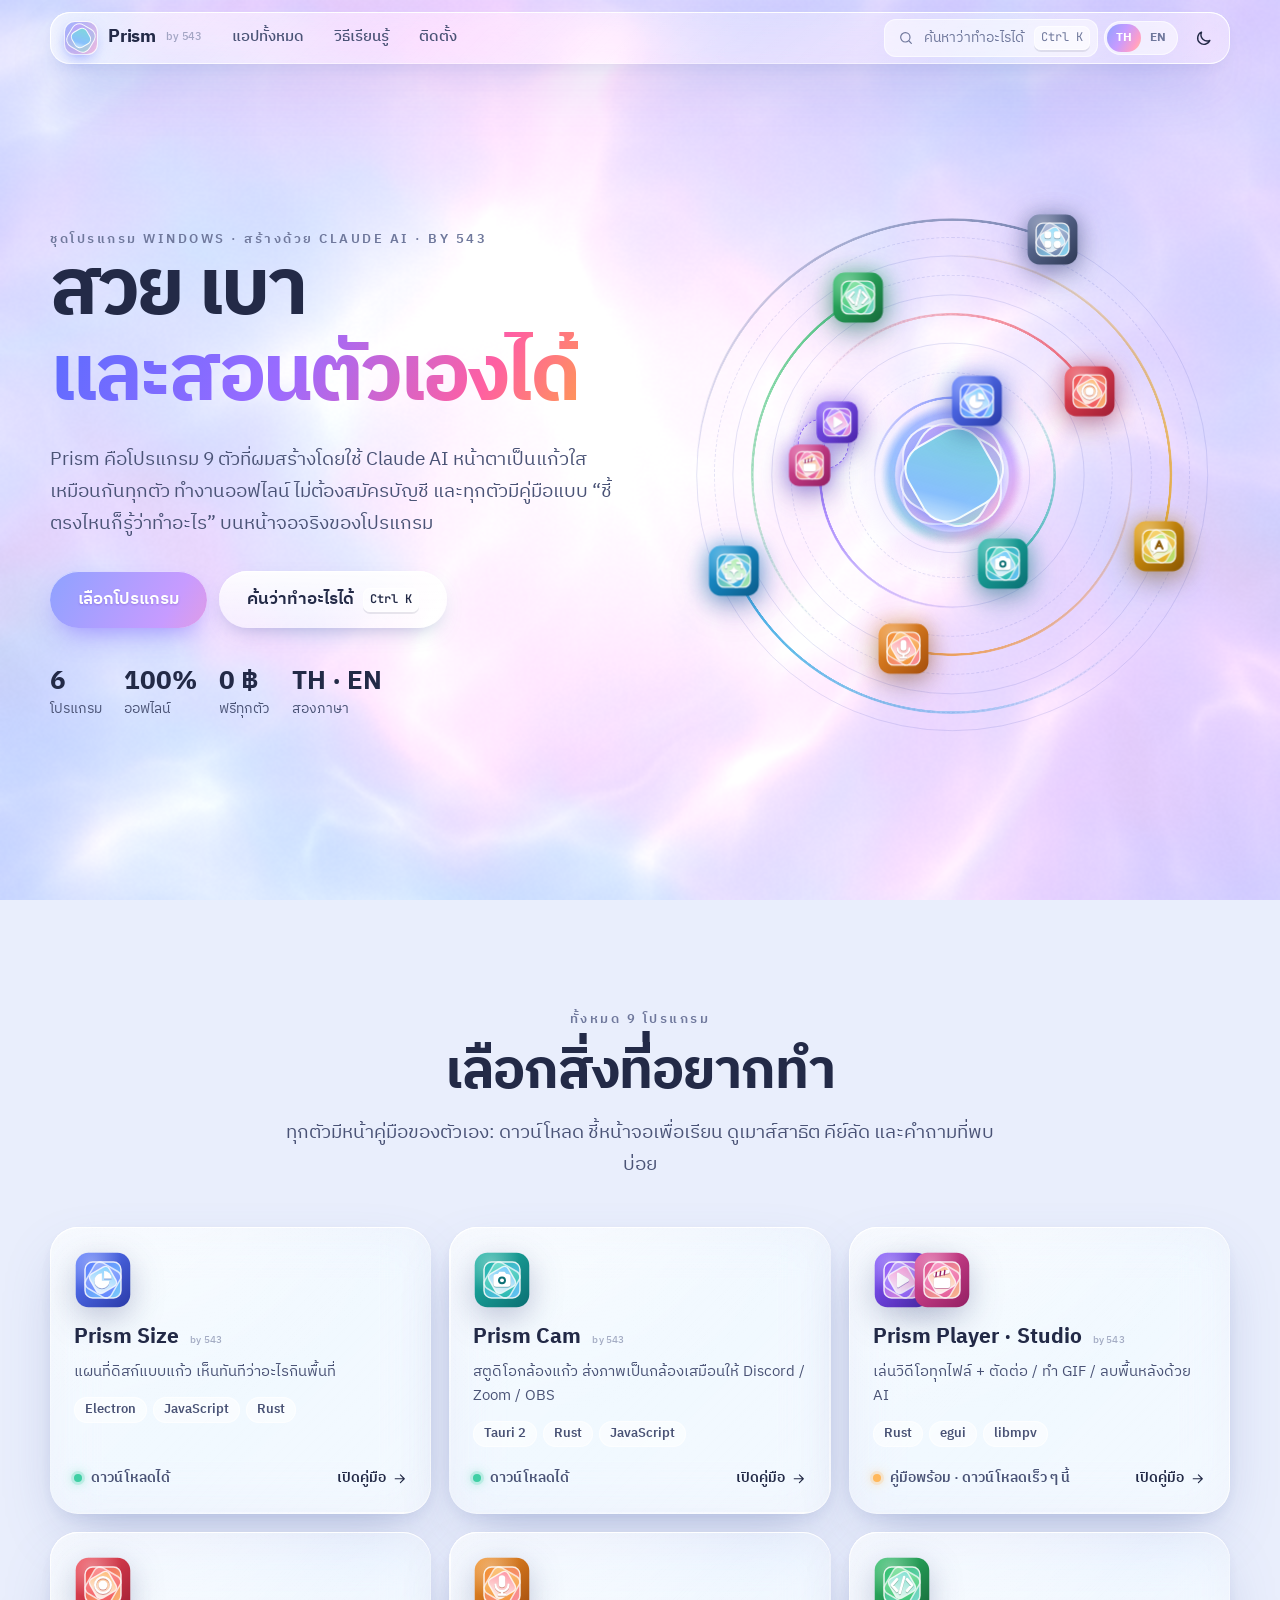
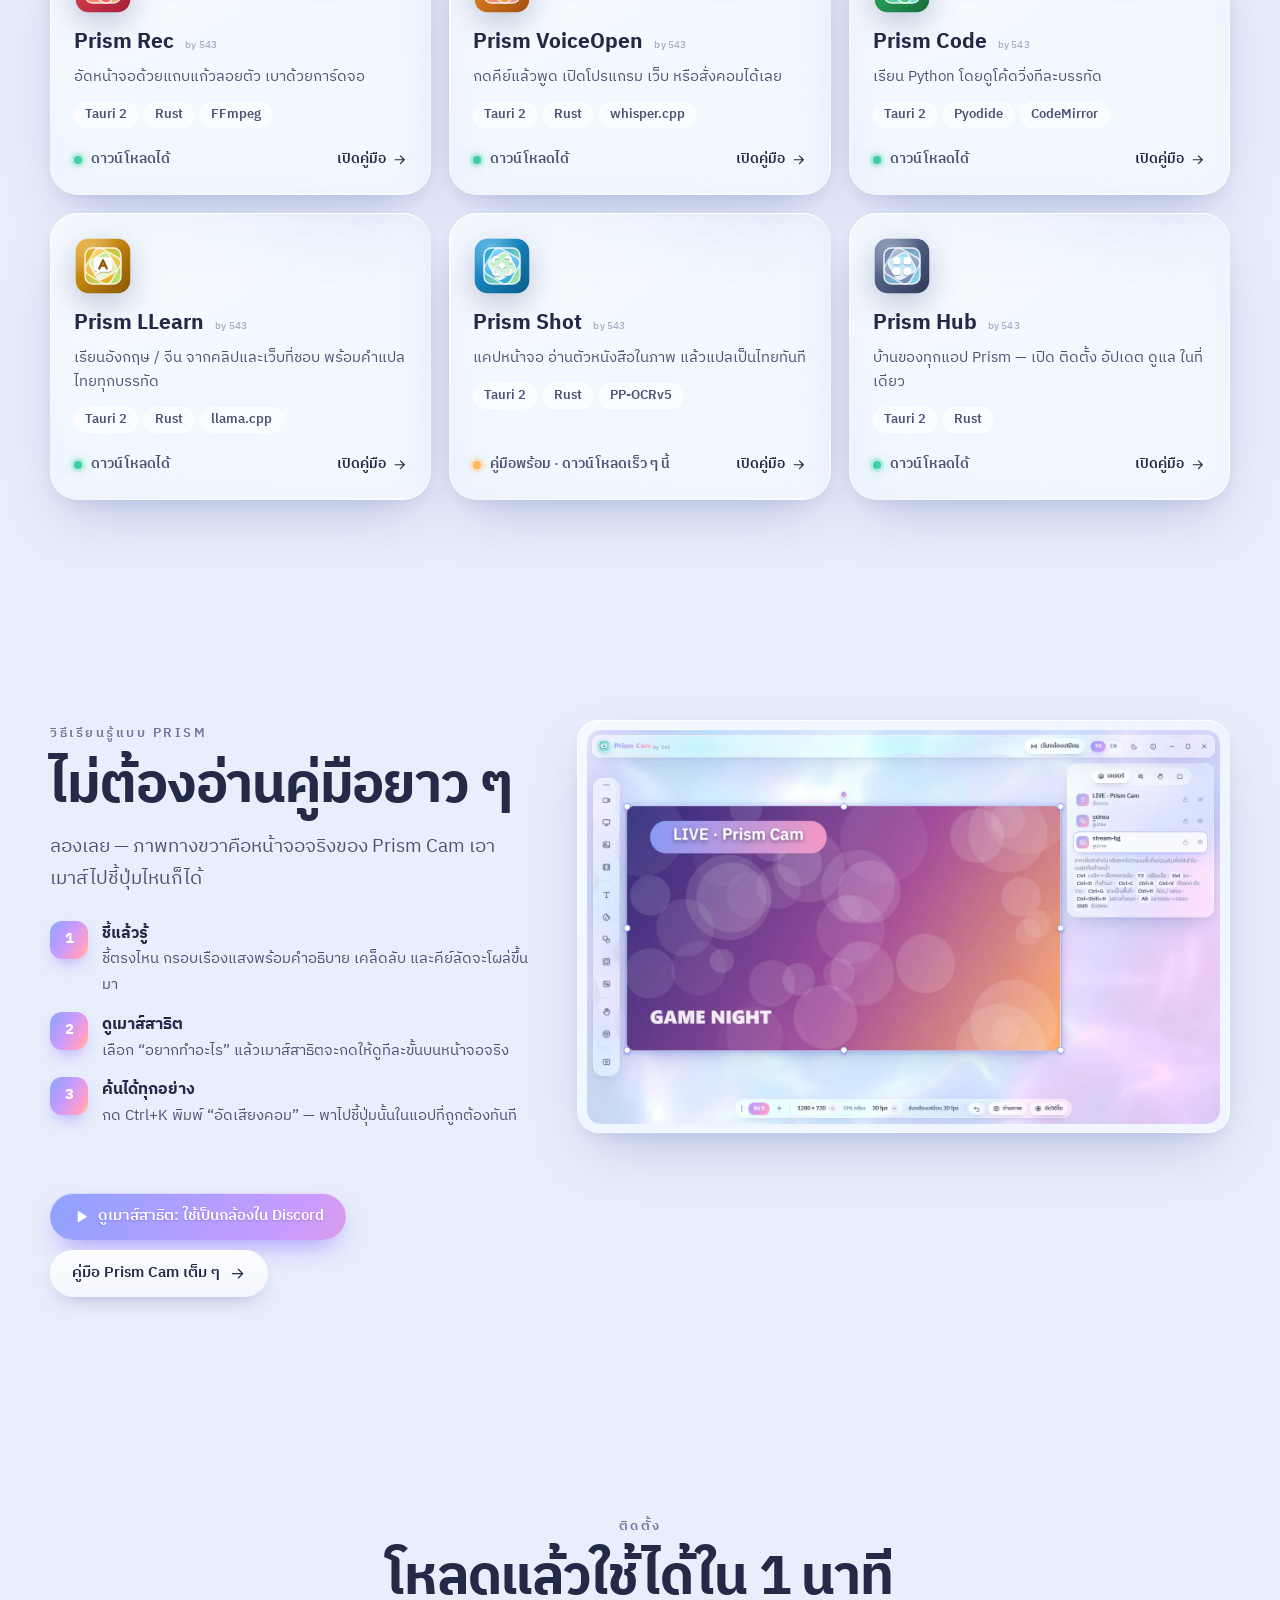
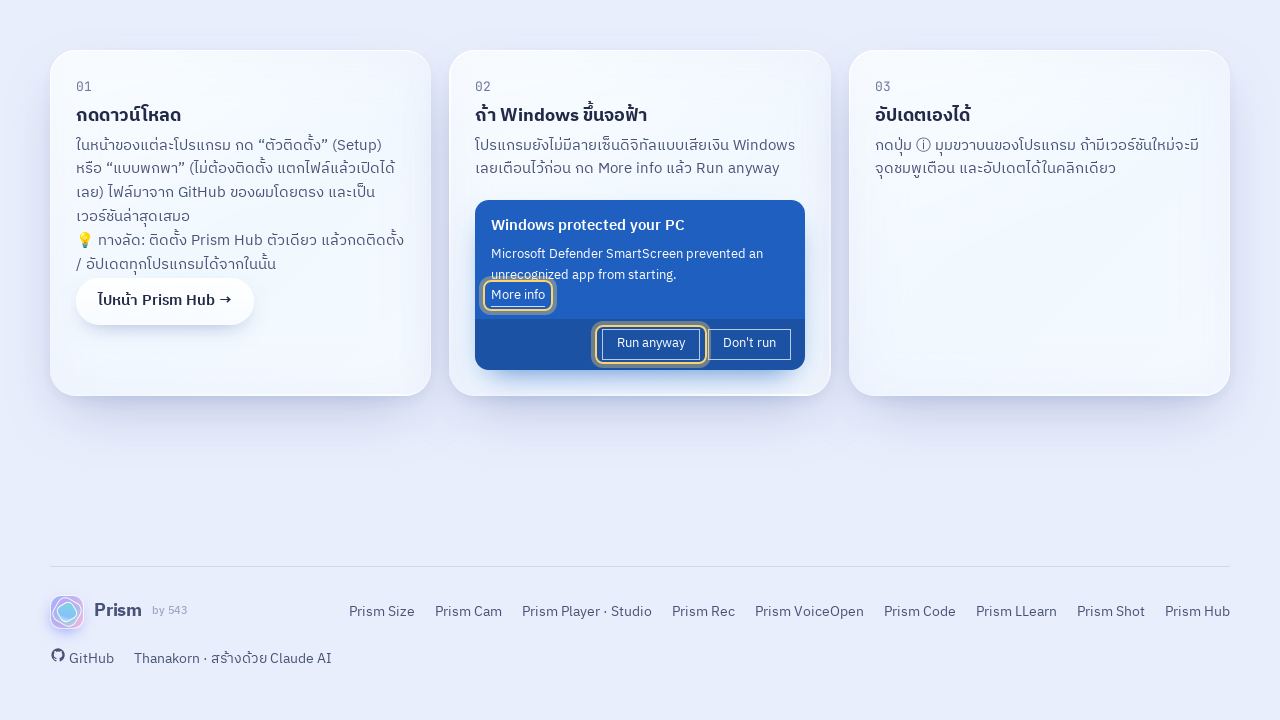
<file: index.html>
<!doctype html>
<html lang="th" data-theme="light">
<head>
<meta charset="utf-8">
<meta name="viewport" content="width=device-width, initial-scale=1, viewport-fit=cover">
<title>Prism — ชุดโปรแกรม Windows ที่สวย เบา และสอนตัวเองได้</title>
<meta name="description" content="Prism by 543 — 9 โปรแกรม Windows ฟรี สร้างด้วย Claude AI หน้าตาแก้ว ทำงานออฟไลน์ พร้อมคู่มือแบบชี้แล้วรู้: Prism Size, Cam, Player/Studio, Rec, VoiceOpen, Code, LLearn, Shot, Hub">
<link rel="icon" href="img/logos/cam.svg">
<link rel="preconnect" href="https://fonts.googleapis.com"><link rel="preconnect" href="https://fonts.gstatic.com" crossorigin>
<link href="https://fonts.googleapis.com/css2?family=IBM+Plex+Sans+Thai:wght@400;500;600;700&family=JetBrains+Mono:wght@500;700&display=swap" rel="stylesheet">
<link rel="stylesheet" href="css/site.css">
<script>try{document.documentElement.dataset.theme=localStorage.getItem('prism.theme')||(matchMedia('(prefers-color-scheme: dark)').matches?'dark':'light')}catch(e){}</script>
</head>
<body data-page="home">
<canvas id="bg" aria-hidden="true"></canvas>
<div class="page">
  <header id="nav"></header>
  <main id="main">
    <section class="hero"><div class="wrap hero-grid">
      <div>
        <div class="eyebrow rv" data-t="ชุดโปรแกรม Windows · สร้างด้วย Claude AI · by 543|A Windows app suite · made with Claude AI · by 543"></div>
        <h1 class="rv" style="--i:1"><span data-t="สวย เบา|Beautiful, light"></span><br><span class="grad-text" data-t="และสอนตัวเองได้|and self-teaching"></span></h1>
        <p class="lead rv" style="--i:2" data-t="Prism คือโปรแกรม 9 ตัวที่ผมสร้างโดยใช้ Claude AI หน้าตาเป็นแก้วใสเหมือนกันทุกตัว ทำงานออฟไลน์ ไม่ต้องสมัครบัญชี และทุกตัวมีคู่มือแบบ “ชี้ตรงไหนก็รู้ว่าทำอะไร” บนหน้าจอจริงของโปรแกรม|Prism is nine Windows apps I made using Claude AI. They share one clear-glass look, work offline with no account — and each comes with a “point anywhere and learn” guide built on the app’s real screens."></p>
        <div class="hero-cta rv" style="--i:3">
          <a class="btn primary big" href="#apps"><span data-t="เลือกโปรแกรม|Choose an app"></span></a>
          <button class="btn big" type="button" id="hero-search"><span data-t="ค้นว่าทำอะไรได้|Search what it can do"></span> <span class="kbd">Ctrl K</span></button>
        </div>
        <div class="hero-facts rv" style="--i:4">
          <div><b>6</b><span data-t="โปรแกรม|apps"></span></div>
          <div><b>100%</b><span data-t="ออฟไลน์|offline"></span></div>
          <div><b>0 ฿</b><span data-t="ฟรีทุกตัว|free"></span></div>
          <div><b>TH · EN</b><span data-t="สองภาษา|two languages"></span></div>
        </div>
      </div>
      <div class="orbit" id="orbit" aria-hidden="true"><div class="orbit-sun"><span class="mark"><i></i><i></i><i></i></span></div></div>
    </div></section>

    <section id="apps"><div class="wrap">
      <div class="center"><div class="eyebrow rv" data-t="ทั้งหมด 9 โปรแกรม|All nine apps"></div>
      <h2 class="title rv" data-t="เลือกสิ่งที่อยากทำ|Pick what you want to do"></h2>
      <p class="lead rv" data-t="ทุกตัวมีหน้าคู่มือของตัวเอง: ดาวน์โหลด ชี้หน้าจอเพื่อเรียน ดูเมาส์สาธิต คีย์ลัด และคำถามที่พบบ่อย|Each app has its own page: download, point-and-learn on the real screens, demo cursor, shortcuts and FAQ."></p></div>
      <div class="apps" id="app-grid"></div>
    </div></section>

    <section id="learn"><div class="wrap">
      <div class="teaser">
        <div>
          <div class="eyebrow rv" data-t="วิธีเรียนรู้แบบ Prism|How Prism teaches"></div>
          <h2 class="title rv" data-t="ไม่ต้องอ่านคู่มือยาว ๆ|No long manuals"></h2>
          <p class="lead rv" data-t="ลองเลย — ภาพทางขวาคือหน้าจอจริงของ Prism Cam เอาเมาส์ไปชี้ปุ่มไหนก็ได้|Try it — the picture on the right is the real Prism Cam. Point at any button."></p>
          <ol class="steps-list">
            <li class="rv"><span class="n">1</span><div><b data-t="ชี้แล้วรู้|Point and know"></b><span data-t="ชี้ตรงไหน กรอบเรืองแสงพร้อมคำอธิบาย เคล็ดลับ และคีย์ลัดจะโผล่ขึ้นมา|Point anywhere: a glowing frame shows what it does, with tips and shortcuts."></span></div></li>
            <li class="rv"><span class="n">2</span><div><b data-t="ดูเมาส์สาธิต|Watch the demo cursor"></b><span data-t="เลือก “อยากทำอะไร” แล้วเมาส์สาธิตจะกดให้ดูทีละขั้นบนหน้าจอจริง|Pick a task and a demo cursor clicks through it on the real screens."></span></div></li>
            <li class="rv"><span class="n">3</span><div><b data-t="ค้นได้ทุกอย่าง|Search everything"></b><span data-t="กด Ctrl+K พิมพ์ “อัดเสียงคอม” — พาไปชี้ปุ่มนั้นในแอปที่ถูกต้องทันที|Press Ctrl+K and type “record PC sound” — it takes you straight to that button in the right app."></span></div></li>
          </ol>
        </div>
        <div class="explorer-mini rv" id="mini"></div>
      </div>
    </div></section>

    <section id="install"><div class="wrap">
      <div class="center"><div class="eyebrow rv" data-t="ติดตั้ง|Install"></div>
      <h2 class="title rv" data-t="โหลดแล้วใช้ได้ใน 1 นาที|Running in a minute"></h2></div>
      <div class="install">
        <div class="glass lit rv"><div class="num">01</div><h3 data-t="กดดาวน์โหลด|Download"></h3><p data-t="ในหน้าของแต่ละโปรแกรม กด “ตัวติดตั้ง” (Setup) หรือ “แบบพกพา” (ไม่ต้องติดตั้ง แตกไฟล์แล้วเปิดได้เลย) ไฟล์มาจาก GitHub ของผมโดยตรง และเป็นเวอร์ชันล่าสุดเสมอ|On an app page click “Installer” (Setup) or “Portable” (no install, unzip and run). Files come straight from my GitHub and are always the newest version."></p><p class="note" data-t="💡 ทางลัด: ติดตั้ง Prism Hub ตัวเดียว แล้วกดติดตั้ง / อัปเดตทุกโปรแกรมได้จากในนั้น|💡 Shortcut: install Prism Hub once, then install and update every app from inside it."></p><a class="btn" href="hub.html" data-t="ไปหน้า Prism Hub →|Go to Prism Hub →"></a></div>
        <div class="glass lit rv" style="--i:1"><div class="num">02</div><h3 data-t="ถ้า Windows ขึ้นจอฟ้า|If Windows shows a blue screen"></h3><p data-t="โปรแกรมยังไม่มีลายเซ็นดิจิทัลแบบเสียเงิน Windows เลยเตือนไว้ก่อน กด More info แล้ว Run anyway|The apps aren’t code-signed yet, so Windows warns first. Click More info, then Run anyway."></p>
          <div class="smartscreen" aria-hidden="true"><div class="ss-body"><b>Windows protected your PC</b>Microsoft Defender SmartScreen prevented an unrecognized app from starting.<br><span class="hl"><u>More info</u></span></div><div class="ss-foot"><span class="hl">Run anyway</span><span>Don't run</span></div></div></div>
        <div class="glass lit rv" style="--i:2"><div class="num">03</div><h3 data-t="อัปเดตเองได้|Updates itself"></h3><p data-t="กดปุ่ม ⓘ มุมขวาบนของโปรแกรม ถ้ามีเวอร์ชันใหม่จะมีจุดชมพูเตือน และอัปเดตได้ในคลิกเดียว|Click ⓘ at the top right of the app: a pink dot tells you when there’s a new version, and one click updates it."></p></div>
      </div>
    </div></section>
  </main>
  <footer id="foot"></footer>
</div>
<!-- plain scripts (not modules) so the page also works when opened by double-click — same order as tools/pages.js -->
<script defer src="data/apps.js"></script>
<script defer src="data/guide/size.js"></script>
<script defer src="data/guide/cam.js"></script>
<script defer src="data/guide/media.js"></script>
<script defer src="data/guide/rec.js"></script>
<script defer src="data/guide/voiceopen.js"></script>
<script defer src="data/guide/code.js"></script>
<script defer src="data/guide/llearn.js"></script>
<script defer src="data/guide/shot.js"></script>
<script defer src="data/guide/hub.js"></script>
<script defer src="data/shots/cam.js"></script>
<script defer src="js/bg.js"></script>
<script defer src="js/core.js"></script>
<script defer src="js/guide.js"></script>
<script defer src="js/home.js"></script>
<script defer src="js/footer.js"></script>
</body>
</html>
</file>
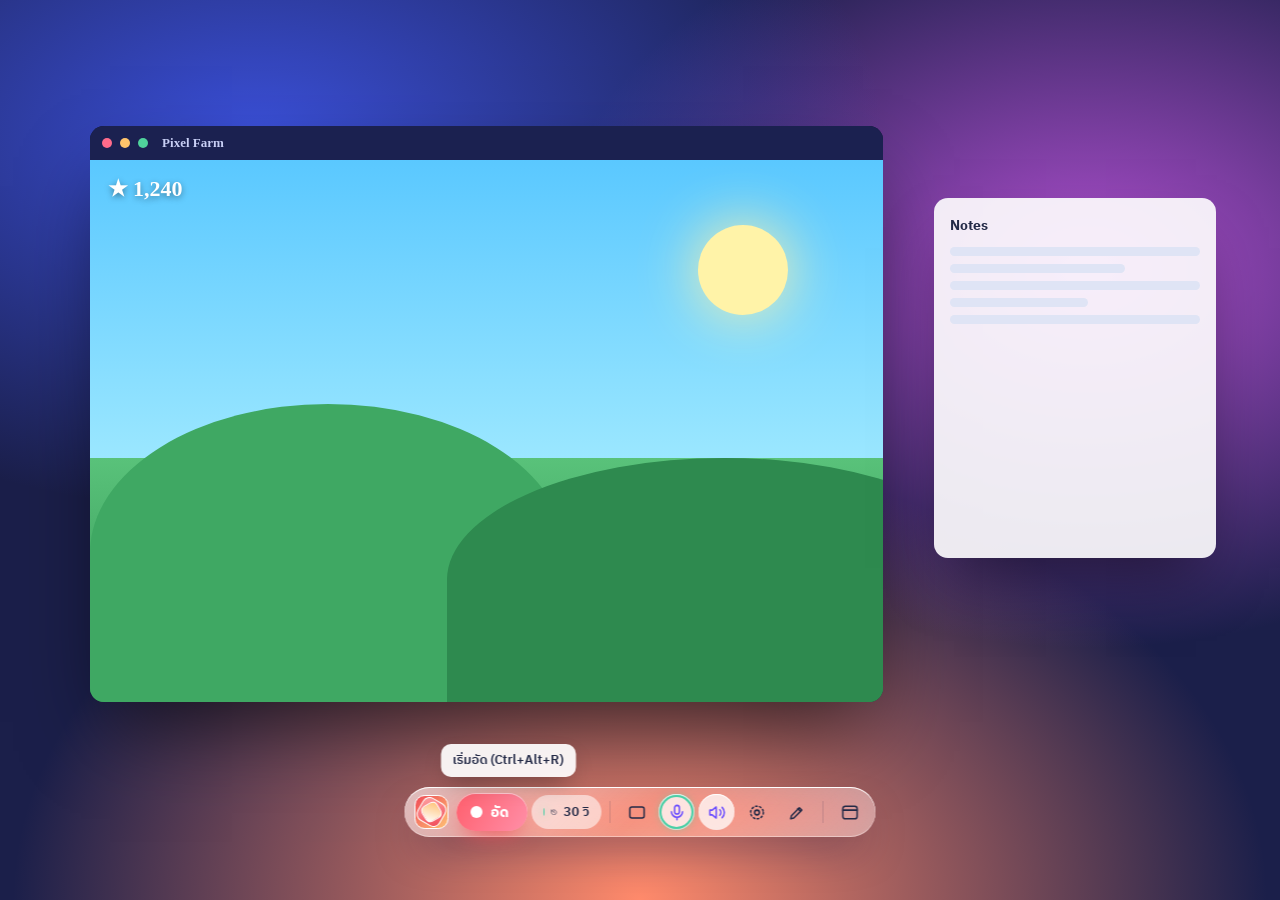
<file: tools/capture/mock/index.html>
<!doctype html>
<html lang="th">
<head>
<meta charset="utf-8">
<title>Prism overlay mock</title>
<!-- Faithful re-drawings of the native overlays (Prism Rec floating bar, Prism VoiceOpen glow + caption) on a demo desktop.
     The real ones refract the user's own screen, so they are never captured for the public site. ?m=bar|rec|draw|listen|ok -->
<link href="https://fonts.googleapis.com/css2?family=IBM+Plex+Sans+Thai:wght@400;500;600;700&display=swap" rel="stylesheet">
<style>
  :root { --ink: #232a47; --ink2: #4a5376; }
  * { box-sizing: border-box; }
  html, body { margin: 0; height: 100%; overflow: hidden; font-family: "IBM Plex Sans Thai", "Segoe UI", sans-serif; }
  body { background: radial-gradient(70% 60% at 20% 15%, #3a4fd8, transparent 70%), radial-gradient(60% 60% at 85% 30%, #b04fd0, transparent 70%), radial-gradient(70% 70% at 50% 100%, #ff8a6b, transparent 70%), #1b1f4a; }
  [data-theme="dark"] body { filter: brightness(.82); }
  /* demo app window on the desktop */
  .win { position: absolute; left: 7%; top: 14%; width: 62%; height: 64%; border-radius: 14px; overflow: hidden; background: #0f1330; box-shadow: 0 40px 80px -20px rgba(0,0,0,.6); }
  .win .tb { height: 34px; background: #1b2150; display: flex; align-items: center; gap: 8px; padding: 0 12px; color: #c8cff5; font: 600 13px "Segoe UI"; }
  .win .tb i { width: 10px; height: 10px; border-radius: 50%; background: #ff6b8b; } .win .tb i:nth-child(2) { background: #ffc46b; } .win .tb i:nth-child(3) { background: #4fd39c; }
  .win .game { position: absolute; inset: 34px 0 0; background: linear-gradient(180deg, #5ac8ff 0%, #9be7ff 55%, #59c27a 55%, #2f8f50 100%); }
  .win .sun { position: absolute; right: 12%; top: 12%; width: 90px; height: 90px; border-radius: 50%; background: #fff3a8; box-shadow: 0 0 60px #fff3a8; }
  .win .hill { position: absolute; bottom: 0; width: 60%; height: 55%; border-radius: 50% 50% 0 0; background: #3fa863; }
  .win .hill.b { left: 45%; width: 70%; height: 45%; background: #2e8a4f; }
  .win .hud { position: absolute; left: 18px; top: 16px; color: #fff; font: 800 22px "Segoe UI"; text-shadow: 0 2px 6px rgba(0,0,0,.4); }
  .side-win { position: absolute; right: 5%; top: 22%; width: 22%; height: 40%; border-radius: 14px; background: rgba(255,255,255,.9); box-shadow: 0 30px 60px -20px rgba(0,0,0,.5); padding: 16px; }
  .side-win b { display: block; font-size: 14px; color: #232a47; margin-bottom: 10px; }
  .side-win i { display: block; height: 9px; border-radius: 5px; background: #dfe4f5; margin: 8px 0; } .side-win i:nth-child(3) { width: 70%; } .side-win i:nth-child(5) { width: 55%; }

  /* ---------------- Prism Rec floating bar */
  .bar { position: absolute; left: 50%; bottom: 7%; transform: translateX(-50%); display: flex; flex-direction: column; align-items: center; gap: 8px; }
  .row { display: flex; align-items: center; gap: 4px; padding: 6px 8px; border-radius: 999px;
    background: linear-gradient(135deg, rgba(255,255,255,.62), rgba(255,255,255,.28) 50%, rgba(255,255,255,.44));
    backdrop-filter: blur(22px) saturate(180%); box-shadow: 0 20px 44px -16px rgba(20,20,70,.6), inset 0 1px 0 #fff, inset 0 -1px 0 rgba(255,255,255,.4); }
  .logo { width: 34px; height: 34px; position: relative; margin: 0 4px 0 2px; cursor: grab; }
  .logo i { position: absolute; inset: 0; border-radius: 30%; border: 1.4px solid #fff; background: linear-gradient(135deg, #f04a57, #ffc174); }
  .logo i:nth-child(2) { inset: 4px; transform: rotate(30deg); background: linear-gradient(135deg, #ffa3a3, #f04a57); }
  .logo i:nth-child(3) { inset: 8px; transform: rotate(60deg); background: linear-gradient(135deg, #ffc174, #fff); }
  .pill { display: flex; align-items: center; gap: 8px; height: 38px; padding: 0 18px 0 14px; border-radius: 999px; font-weight: 700; font-size: 15px; color: #fff; background: linear-gradient(120deg, #ff5f6d, #ff8fa8); box-shadow: 0 10px 22px -8px rgba(240,74,87,.9), inset 0 1px 0 rgba(255,255,255,.6); }
  .pill .dotr { width: 12px; height: 12px; border-radius: 50%; background: #fff; }
  .pill.on { background: linear-gradient(120deg, #f04a57, #c2185b); }
  .pill.on .sq { width: 12px; height: 12px; border-radius: 3px; background: #fff; }
  .b { width: 36px; height: 36px; border-radius: 50%; display: grid; place-items: center; color: var(--ink); position: relative; }
  .b svg { width: 19px; height: 19px; }
  .b.on { background: rgba(255,255,255,.75); box-shadow: inset 0 1px 0 #fff; color: #6a4dff; }
  .b.mic.on::after { content: ""; position: absolute; inset: 3px; border-radius: 50%; box-shadow: 0 0 0 2px rgba(63,207,164,.9), 0 0 10px rgba(63,207,164,.8); }
  .rp { display: flex; align-items: center; gap: 6px; white-space: nowrap; height: 34px; padding: 0 12px; border-radius: 999px; font-size: 12.5px; font-weight: 600; color: var(--ink); background: rgba(255,255,255,.55); }
  .rp em { width: 8px; height: 8px; border-radius: 50%; background: #3fcfa4; box-shadow: 0 0 8px #3fcfa4; }
  .sep { width: 1px; height: 22px; background: rgba(35,42,71,.18); margin: 0 4px; }
  .sw { width: 22px; height: 22px; border-radius: 50%; border: 2px solid #fff; box-shadow: 0 2px 6px rgba(0,0,0,.25); }
  .sw.sel { outline: 2px solid #6a4dff; outline-offset: 2px; }
  .tip { position: absolute; bottom: 100%; margin-bottom: 10px; left: 50%; transform: translateX(-50%); white-space: nowrap; padding: 6px 12px; border-radius: 10px; font-size: 12.5px; font-weight: 600; color: var(--ink); background: rgba(255,255,255,.92); box-shadow: 0 10px 24px -8px rgba(0,0,0,.4); }
  .note { padding: 6px 14px; border-radius: 999px; font-size: 13px; font-weight: 600; color: var(--ink); background: rgba(255,255,255,.85); }
  /* highlight + drawing overlays */
  .hl { position: absolute; left: 38%; top: 46%; width: 54px; height: 54px; margin: -27px; border-radius: 50%; background: rgba(138,125,255,.35); box-shadow: 0 0 0 3px rgba(138,125,255,.9), 0 0 24px rgba(138,125,255,.7); }
  .hl::after { content: ""; position: absolute; inset: -16px; border-radius: 50%; border: 2px solid rgba(138,125,255,.6); }
  svg.ink { position: absolute; inset: 0; width: 100%; height: 100%; pointer-events: none; }
  .frame { position: absolute; left: 7%; top: 14%; width: 62%; height: 64%; border-radius: 16px; outline: 3px dashed rgba(255,143,199,.95); outline-offset: 5px; }
  .timer { font-variant-numeric: tabular-nums; }

  /* ---------------- Prism VoiceOpen glow + caption */
  .glow { position: absolute; inset: 0; pointer-events: none; }
  .glow i { position: absolute; filter: blur(10px); }
  .glow .t, .glow .bt { left: 0; right: 0; height: var(--g, 16px); background: linear-gradient(90deg, #8ea2ff, #c79bff, #ff9ec7, #ffc79a, #7fe3d0, #8ea2ff); }
  .glow .t { top: calc(var(--g, 16px) * -.4); } .glow .bt { bottom: calc(var(--g, 16px) * -.4); }
  .glow .l, .glow .r { top: 0; bottom: 0; width: var(--g, 16px); background: linear-gradient(180deg, #ff9ec7, #c79bff, #8ea2ff, #7fe3d0, #ffc79a); }
  .glow .l { left: calc(var(--g, 16px) * -.4); } .glow .r { right: calc(var(--g, 16px) * -.4); }
  .glow.ok i { background: linear-gradient(90deg, #3fcfa4, #7fe3d0, #b8f5df, #3fcfa4) !important; }
  .cap { position: absolute; left: 50%; bottom: 8%; transform: translateX(-50%); min-width: 360px; display: flex; align-items: center; gap: 14px; padding: 14px 22px; border-radius: 22px;
    background: linear-gradient(135deg, rgba(255,255,255,.7), rgba(255,255,255,.4)); backdrop-filter: blur(22px) saturate(170%); box-shadow: 0 24px 50px -16px rgba(20,20,70,.6), inset 0 1px 0 #fff; color: var(--ink); }
  .cap .orb { width: 44px; height: 44px; border-radius: 50%; display: grid; place-items: center; color: #fff; background: linear-gradient(135deg, #f2922a, #ff8fa8); box-shadow: 0 8px 18px -6px rgba(242,146,42,.9); }
  .cap.ok .orb { background: linear-gradient(135deg, #3fcfa4, #7fe3d0); }
  .cap .orb svg { width: 22px; height: 22px; }
  .cap b { display: block; font-size: 17px; } .cap span { display: block; font-size: 13px; color: var(--ink2); }
  .lv { display: flex; align-items: center; gap: 3px; height: 28px; margin-left: auto; }
  .lv i { width: 4px; border-radius: 2px; background: linear-gradient(#ff9ec7, #8ea2ff); }
</style>
</head>
<body>
<div class="win"><div class="tb"><i></i><i></i><i></i>&nbsp; Pixel Farm</div><div class="game"><div class="sun"></div><div class="hill"></div><div class="hill b"></div><div class="hud">★ 1,240</div></div></div>
<div class="side-win"><b>Notes</b><i></i><i></i><i></i><i></i><i></i></div>
<div id="stage"></div>
<script>
const m = new URLSearchParams(location.search).get('m') || 'bar';
const th = (localStorage.getItem('prism.lang') || 'th') !== 'en';
document.documentElement.dataset.theme = localStorage.getItem('prism.theme') || 'light';
const S = (d) => `<svg viewBox="0 0 24 24" fill="none" stroke="currentColor" stroke-width="1.9" stroke-linecap="round" stroke-linejoin="round">${d}</svg>`;
const ic = {
  replay: S('<path d="M3 12a9 9 0 1 0 3-6.7L3 8"/><path d="M3 3v5h5"/><path d="M12 8v4l3 2"/>'),
  pause: S('<rect x="6" y="5" width="4" height="14" rx="1.5"/><rect x="14" y="5" width="4" height="14" rx="1.5"/>'),
  full: S('<rect x="3" y="5" width="18" height="14" rx="2.5"/>'),
  area: S('<path d="M4 8V5a1 1 0 0 1 1-1h3M16 4h3a1 1 0 0 1 1 1v3M20 16v3a1 1 0 0 1-1 1h-3M8 20H5a1 1 0 0 1-1-1v-3"/>'),
  mic: S('<rect x="9" y="3" width="6" height="11" rx="3"/><path d="M5 11a7 7 0 0 0 14 0M12 18v3"/>'),
  sound: S('<path d="M11 5 6 9H3v6h3l5 4V5Z"/><path d="M15.5 8.5a5 5 0 0 1 0 7M18.5 5.5a9 9 0 0 1 0 13"/>'),
  hl: S('<circle cx="12" cy="12" r="3"/><circle cx="12" cy="12" r="8" stroke-dasharray="2 3"/>'),
  pen: S('<path d="M4 20l4-1 10-10-3-3L5 16l-1 4Z"/><path d="M13 7l3 3"/>'),
  win: S('<rect x="3" y="4" width="18" height="16" rx="3"/><path d="M3 9h18"/>'),
  hi: S('<path d="M9 14l-3 3v3h3l3-3"/><path d="M9 14l7-7 3 3-7 7"/>'),
  arrow: S('<path d="M5 19 19 5M10 5h9v9"/>'),
  box: S('<rect x="4" y="6" width="16" height="12" rx="2"/>'),
  undo: S('<path d="M9 14 4 9l5-5"/><path d="M4 9h11a5 5 0 0 1 0 10h-3"/>'),
  trash: S('<path d="M4 7h16M10 11v6M14 11v6M6 7l1 13h10l1-13M9 7V4h6v3"/>'),
  fade: S('<path d="M12 3v3M12 18v3M3 12h3M18 12h3"/><circle cx="12" cy="12" r="4"/>'),
  check: S('<path d="m5 12.5 4.5 4.5L19 7.5"/>'),
};
const st = document.getElementById('stage');
if (['bar', 'rec', 'draw'].includes(m)) {
  const rec = m !== 'bar';
  const row = `<div class="row" id="row">
    <div class="logo" id="b-logo"><i></i><i></i><i></i></div>
    <div class="pill${rec ? ' on' : ''}" id="b-rec">${rec ? '<span class="sq"></span><span class="timer">00:42</span>' : `<span class="dotr"></span>${th ? 'อัด' : 'Rec'}`}</div>
    <div class="rp" id="b-replay"><em></em>${ic.replay}${th ? '30 วิ' : '30 s'}</div>
    ${rec ? `<div class="b" id="b-pause">${ic.pause}</div>` : ''}
    <div class="sep"></div>
    ${rec ? '' : `<div class="b" id="b-area">${ic.full}</div>`}
    <div class="b mic on" id="b-mic">${ic.mic}</div>
    <div class="b on" id="b-sound">${ic.sound}</div>
    <div class="b${rec ? ' on' : ''}" id="b-hl">${ic.hl}</div>
    <div class="b${m === 'draw' ? ' on' : ''}" id="b-draw">${ic.pen}</div>
    <div class="sep"></div>
    <div class="b" id="b-main">${ic.win}</div>
    ${m === 'bar' ? `<div class="tip" style="left:22%">${th ? 'เริ่มอัด  (Ctrl+Alt+R)' : 'Start recording  (Ctrl+Alt+R)'}</div>` : ''}
  </div>`;
  const tools = m === 'draw' ? `<div class="row" id="tools">
    <div class="b on" id="t-pen">${ic.pen}</div><div class="b" id="t-hi">${ic.hi}</div><div class="b" id="t-arrow">${ic.arrow}</div><div class="b" id="t-box">${ic.box}</div>
    <div class="sep"></div><span id="t-colors" style="display:flex;gap:6px;padding:0 4px">${['#ff4f6d', '#ffa53a', '#3fcf6e', '#3d8bff', '#9b6bff', '#ffffff'].map((c, i) => `<span class="sw${i === 0 ? ' sel' : ''}" style="background:${c}"></span>`).join('')}</span>
    <div class="sep"></div><div class="b" id="t-undo">${ic.undo}</div><div class="b" id="t-clear">${ic.trash}</div><div class="b" id="t-fade">${ic.fade}</div>
    <div class="pill" id="t-done" style="height:34px;background:linear-gradient(120deg,#8ea2ff,#c79bff)">${ic.check}${th ? 'เสร็จ' : 'Done'}</div></div>` : '';
  st.innerHTML = `${rec ? '<div class="frame" id="o-frame"></div>' : ''}
    ${m === 'rec' ? '<div class="hl" id="o-hl"></div>' : ''}
    ${m === 'draw' ? `<svg class="ink" id="o-ink" viewBox="0 0 1480 920" preserveAspectRatio="none"><path d="M330 300 C 380 250, 470 250, 520 300 S 620 360, 660 300" fill="none" stroke="#ff4f6d" stroke-width="6" stroke-linecap="round"/><path d="M760 420 L 900 330" stroke="#ff4f6d" stroke-width="6" stroke-linecap="round"/><path d="M880 330 L 900 330 L 892 350" fill="none" stroke="#ff4f6d" stroke-width="6" stroke-linecap="round" stroke-linejoin="round"/><rect x="230" y="470" width="260" height="110" rx="10" fill="none" stroke="#ff4f6d" stroke-width="6"/></svg>` : ''}
    <div class="bar" id="bar">${tools}${row}${m === 'rec' ? `<div class="note" id="o-note">${th ? '● กำลังอัด · Ctrl+Alt+P พักไว้ก่อน' : '● Recording · Ctrl+Alt+P to pause'}</div>` : ''}</div>`;
} else {
  const ok = m === 'ok';
  st.innerHTML = `<div class="glow${ok ? ' ok' : ''}" id="o-glow" style="--g:${ok ? 14 : 22}px"><i class="t"></i><i class="bt"></i><i class="l"></i><i class="r"></i></div>
    <div class="cap${ok ? ' ok' : ''}" id="o-cap"><div class="orb">${ok ? ic.check : ic.mic}</div>
      <div><b>${ok ? (th ? 'เปิด YouTube' : 'Open YouTube') : (th ? 'กำลังฟัง…' : 'Listening…')}</b><span>${ok ? (th ? 'ได้ยินว่า “เปิดยูทูปหน่อย”' : 'Heard “open YouTube please”') : (th ? 'ปล่อยปุ่มเมื่อพูดจบ · Esc ยกเลิก' : 'Release the key when done · Esc to cancel')}</span></div>
      ${ok ? '' : `<div class="lv" id="o-lv">${[10, 18, 26, 14, 22, 28, 12, 20, 16, 8].map((h) => `<i style="height:${h}px"></i>`).join('')}</div>`}</div>`;
}
</script>
</body>
</html>
</file>
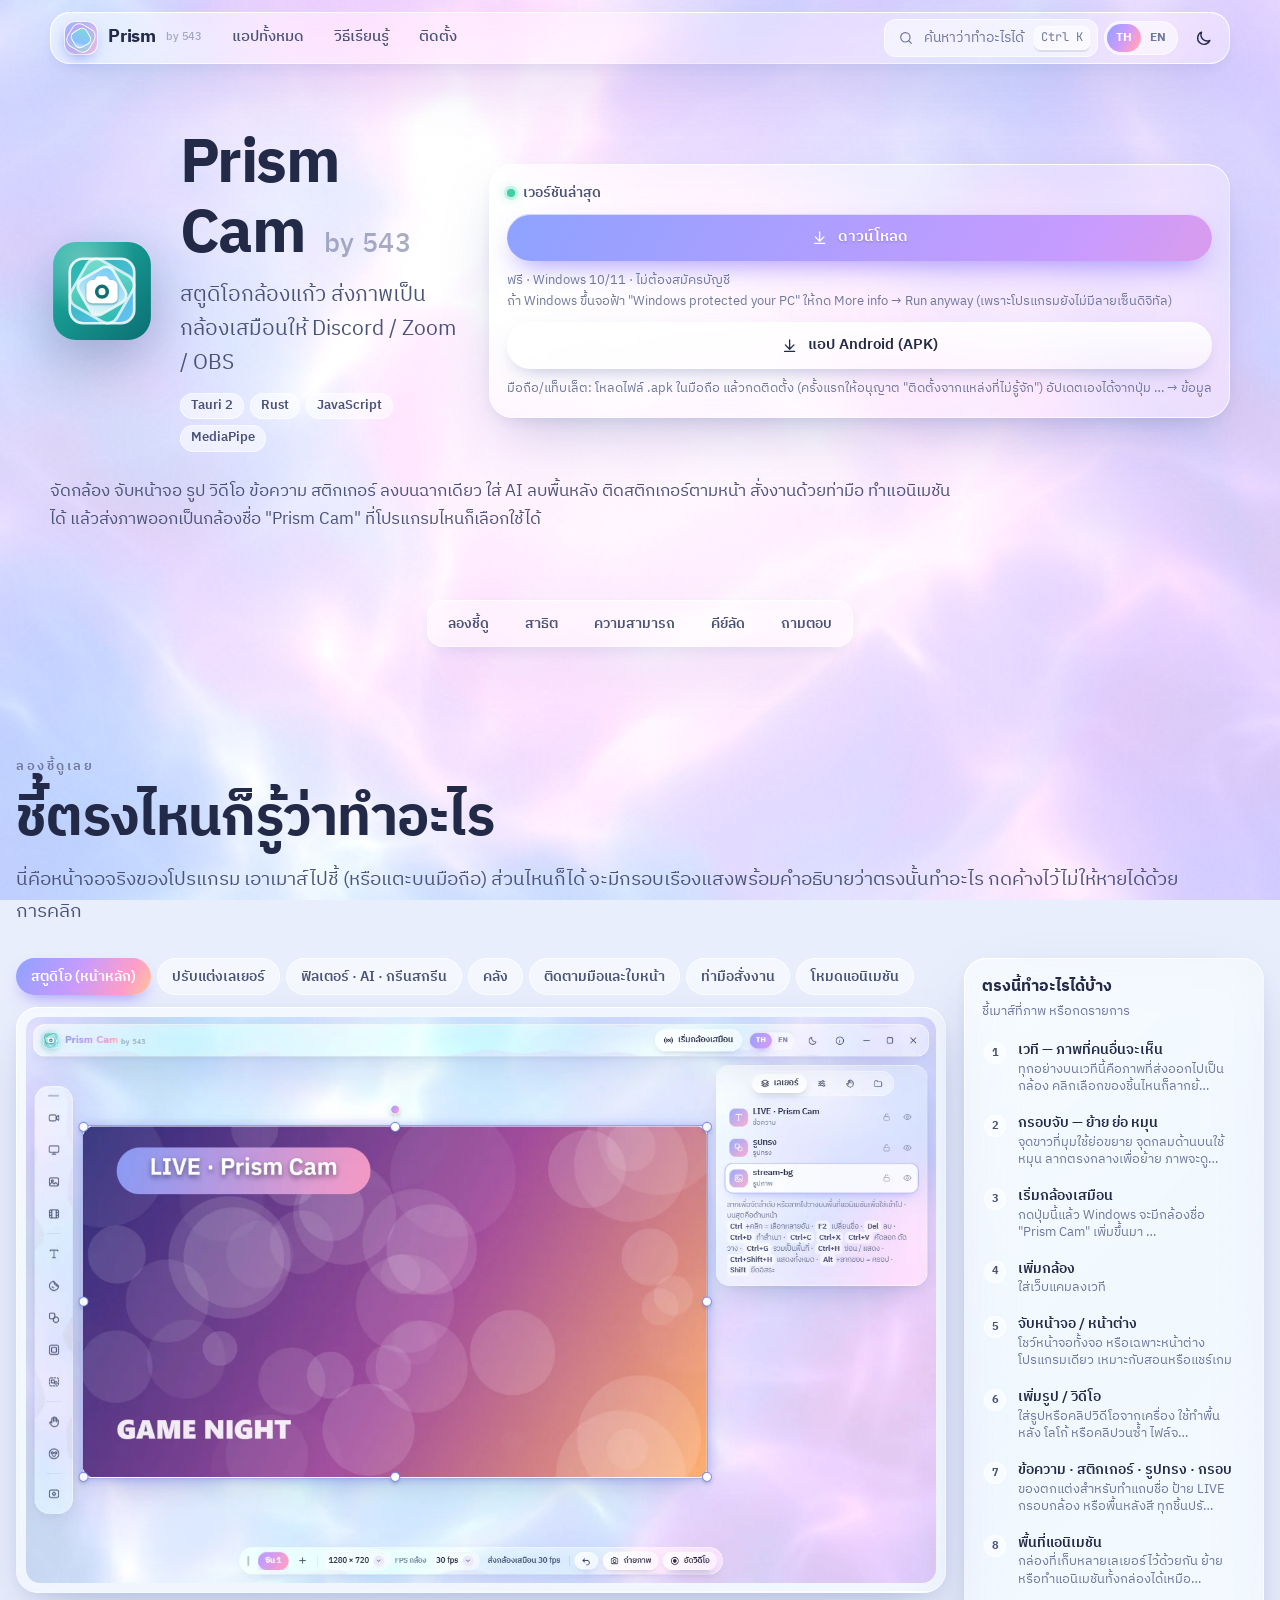
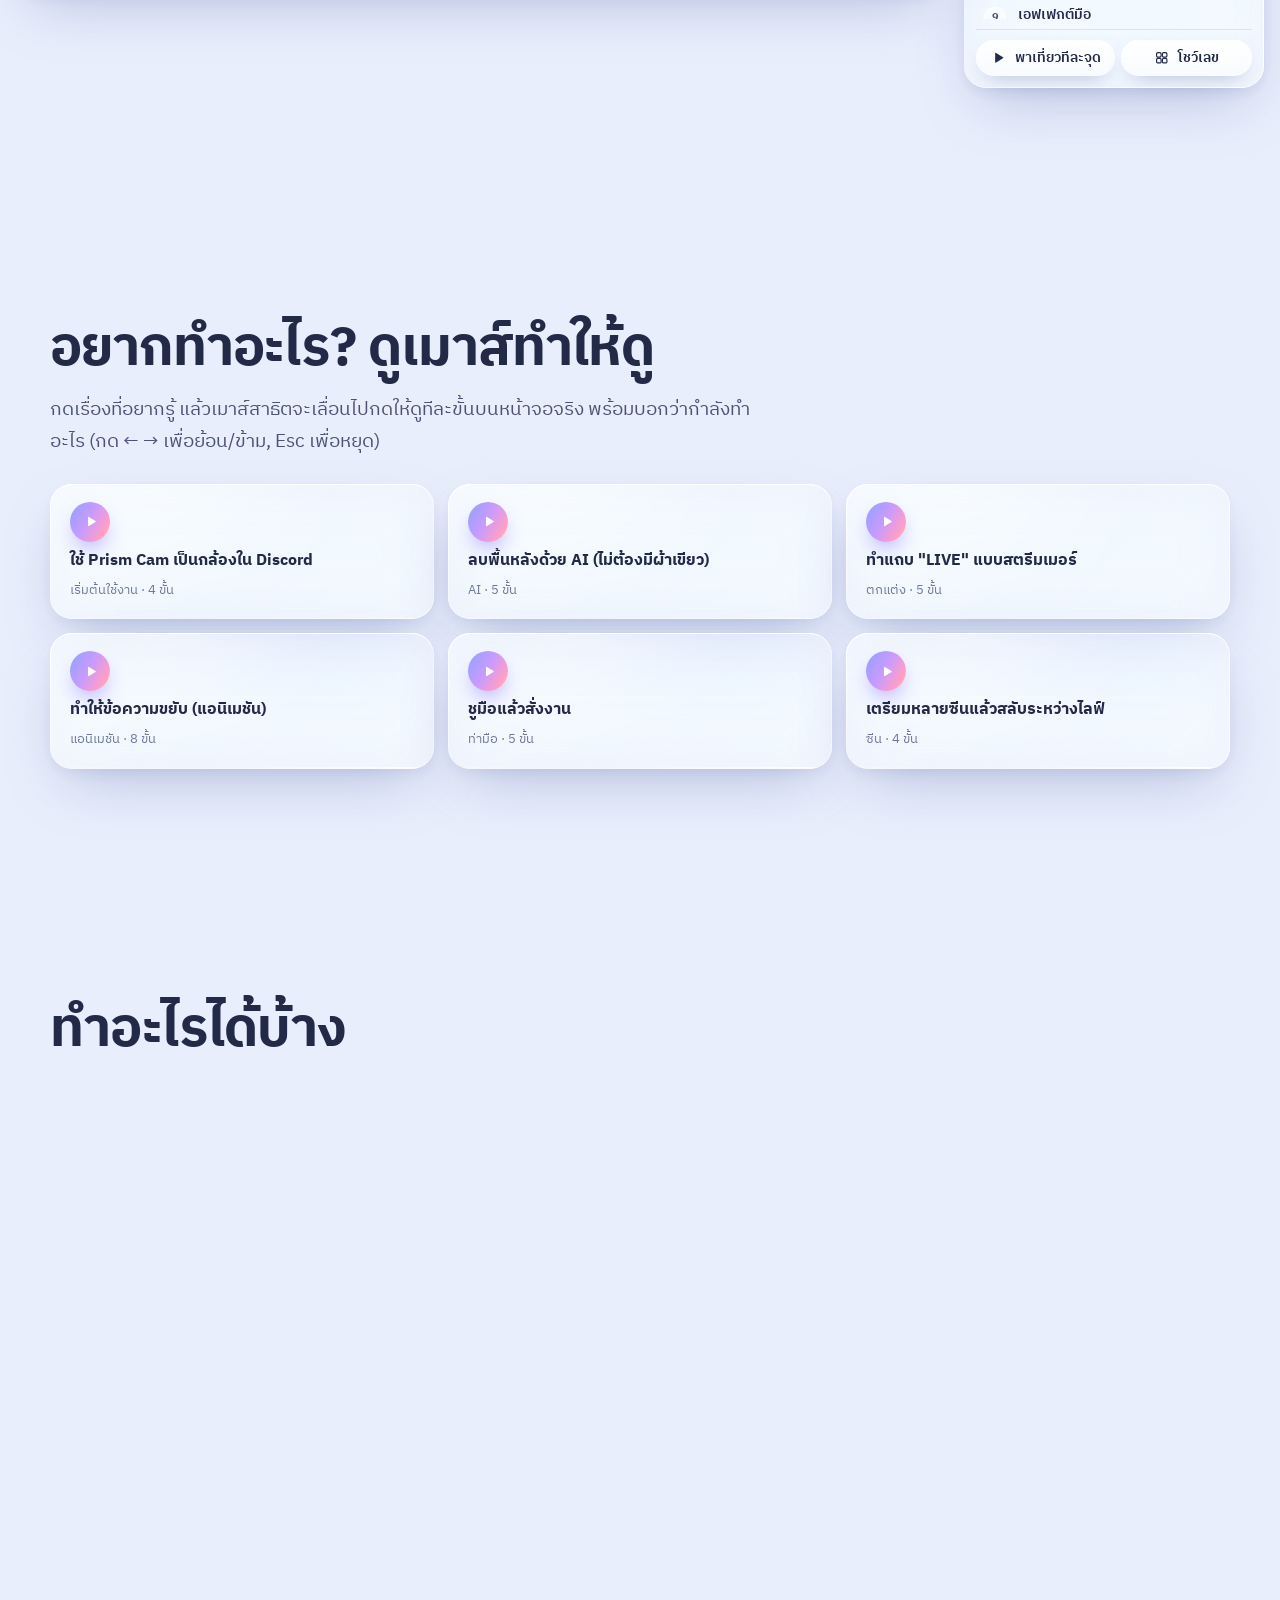
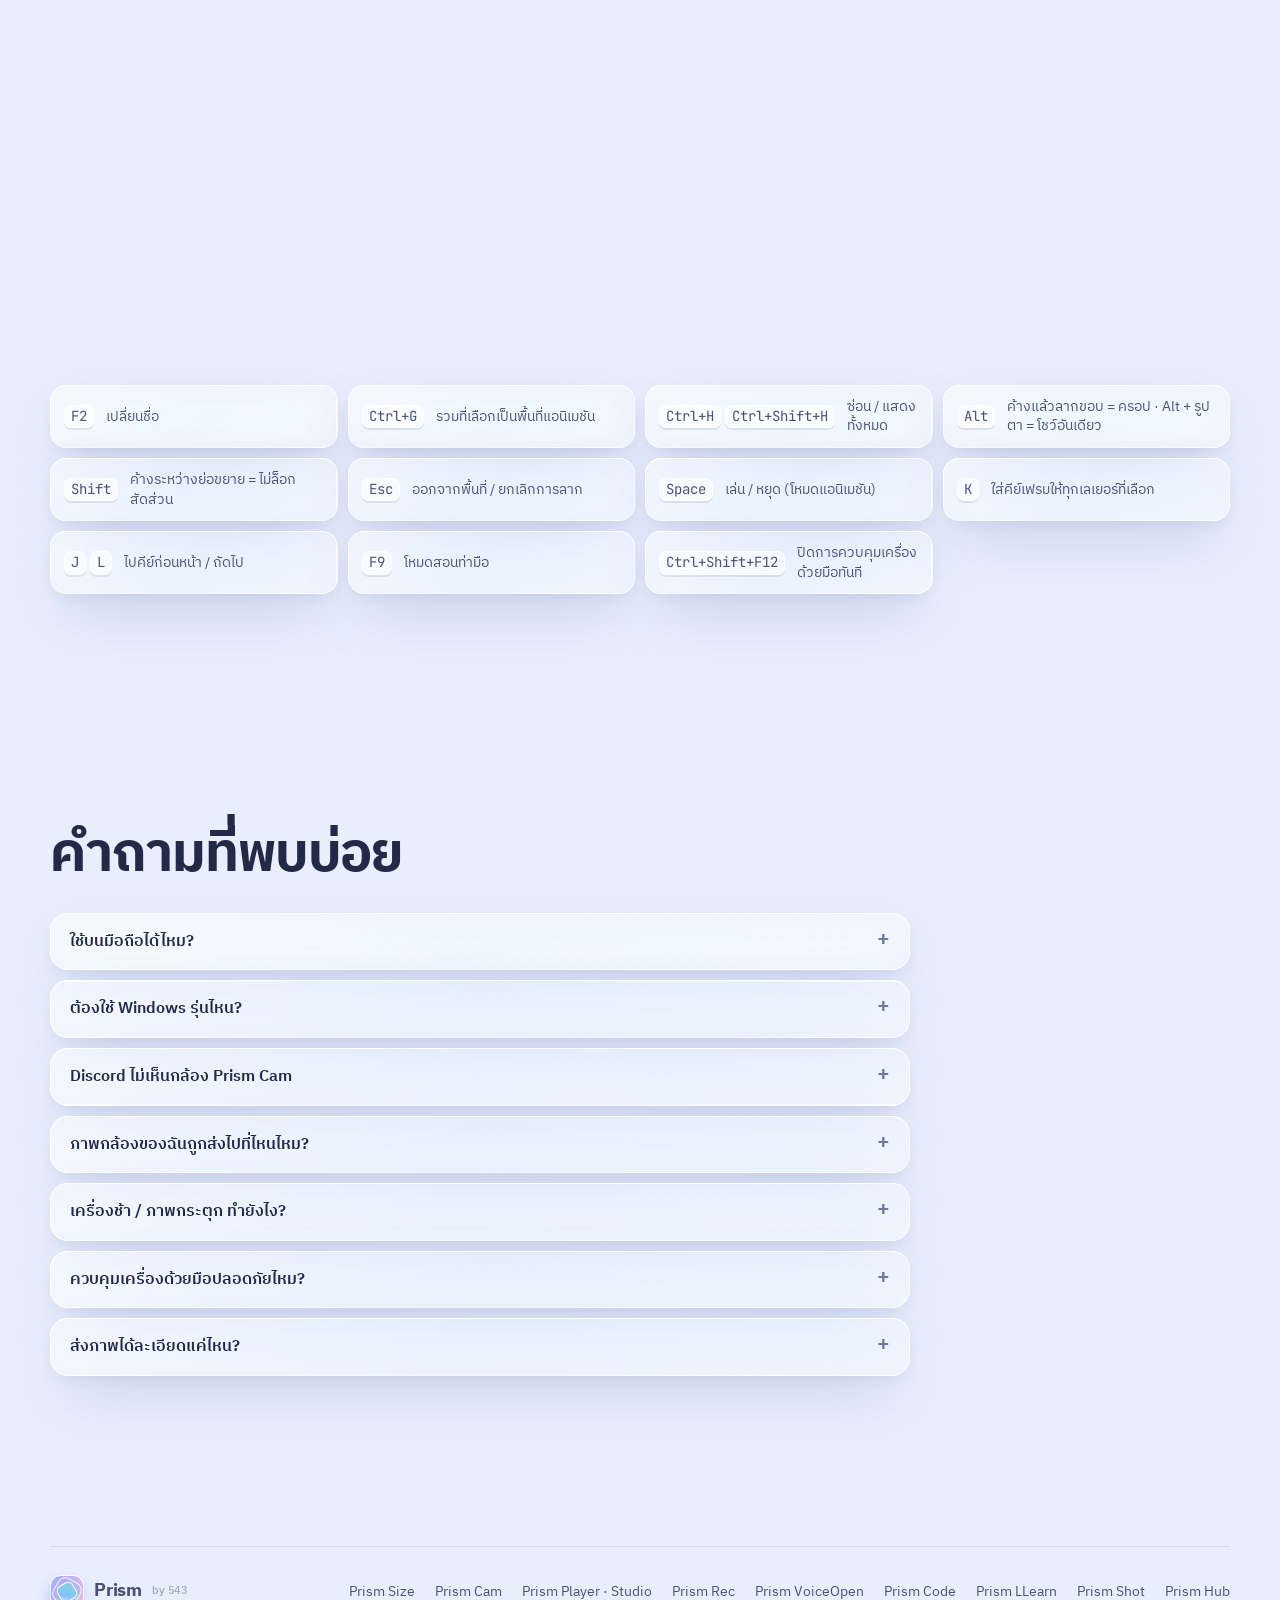
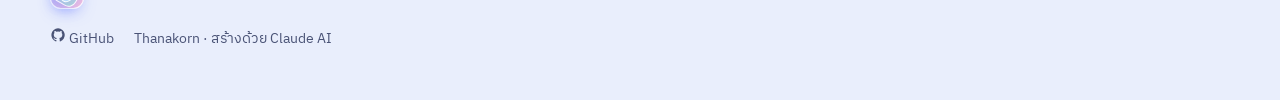
<file: cam.html>
<!doctype html>
<html lang="th" data-theme="light">
<head>
<meta charset="utf-8">
<meta name="viewport" content="width=device-width, initial-scale=1, viewport-fit=cover">
<title>Prism Cam · Prism</title>
<meta name="description" content="สตูดิโอกล้องแก้ว + กล้องเสมือน — คู่มือแบบชี้แล้วรู้ + ดาวน์โหลด">
<link rel="icon" href="img/logos/cam.svg">
<link rel="preconnect" href="https://fonts.googleapis.com"><link rel="preconnect" href="https://fonts.gstatic.com" crossorigin>
<link href="https://fonts.googleapis.com/css2?family=IBM+Plex+Sans+Thai:wght@400;500;600;700&family=JetBrains+Mono:wght@500;700&display=swap" rel="stylesheet">
<link rel="stylesheet" href="css/site.css">
<script>try{document.documentElement.dataset.theme=localStorage.getItem('prism.theme')||(matchMedia('(prefers-color-scheme: dark)').matches?'dark':'light')}catch(e){}</script>
</head>
<body data-app="cam">
<canvas id="bg" aria-hidden="true"></canvas>
<div class="page">
  <header id="nav"></header>
  <main id="main"></main>
  <footer id="foot"></footer>
</div>
<script defer src="data/apps.js"></script>
<script defer src="data/guide/size.js"></script>
<script defer src="data/guide/cam.js"></script>
<script defer src="data/guide/media.js"></script>
<script defer src="data/guide/rec.js"></script>
<script defer src="data/guide/voiceopen.js"></script>
<script defer src="data/guide/code.js"></script>
<script defer src="data/guide/llearn.js"></script>
<script defer src="data/guide/shot.js"></script>
<script defer src="data/guide/hub.js"></script>
<script defer src="data/shots/cam.js"></script>
<script defer src="js/bg.js"></script>
<script defer src="js/core.js"></script>
<script defer src="js/guide.js"></script>
<script defer src="js/app-page.js"></script>
<script defer src="js/footer.js"></script>
</body>
</html>
</file>
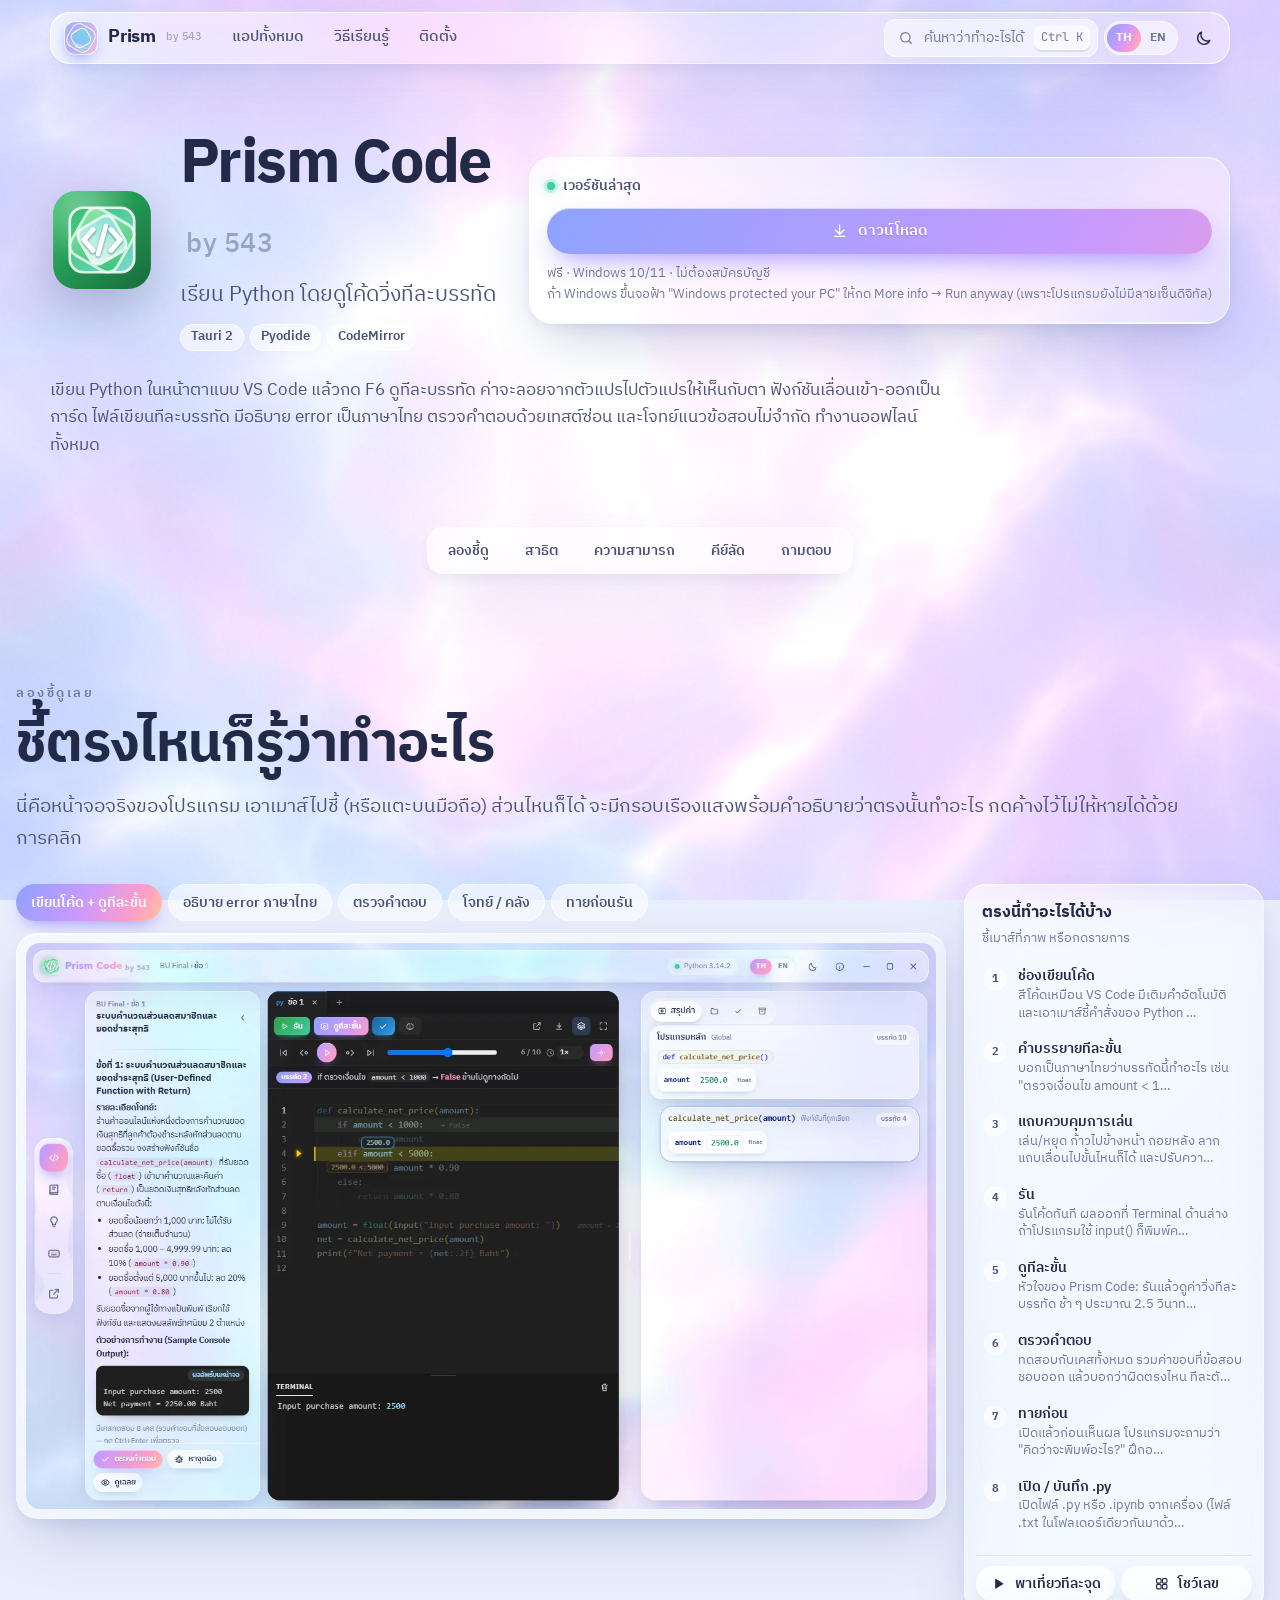
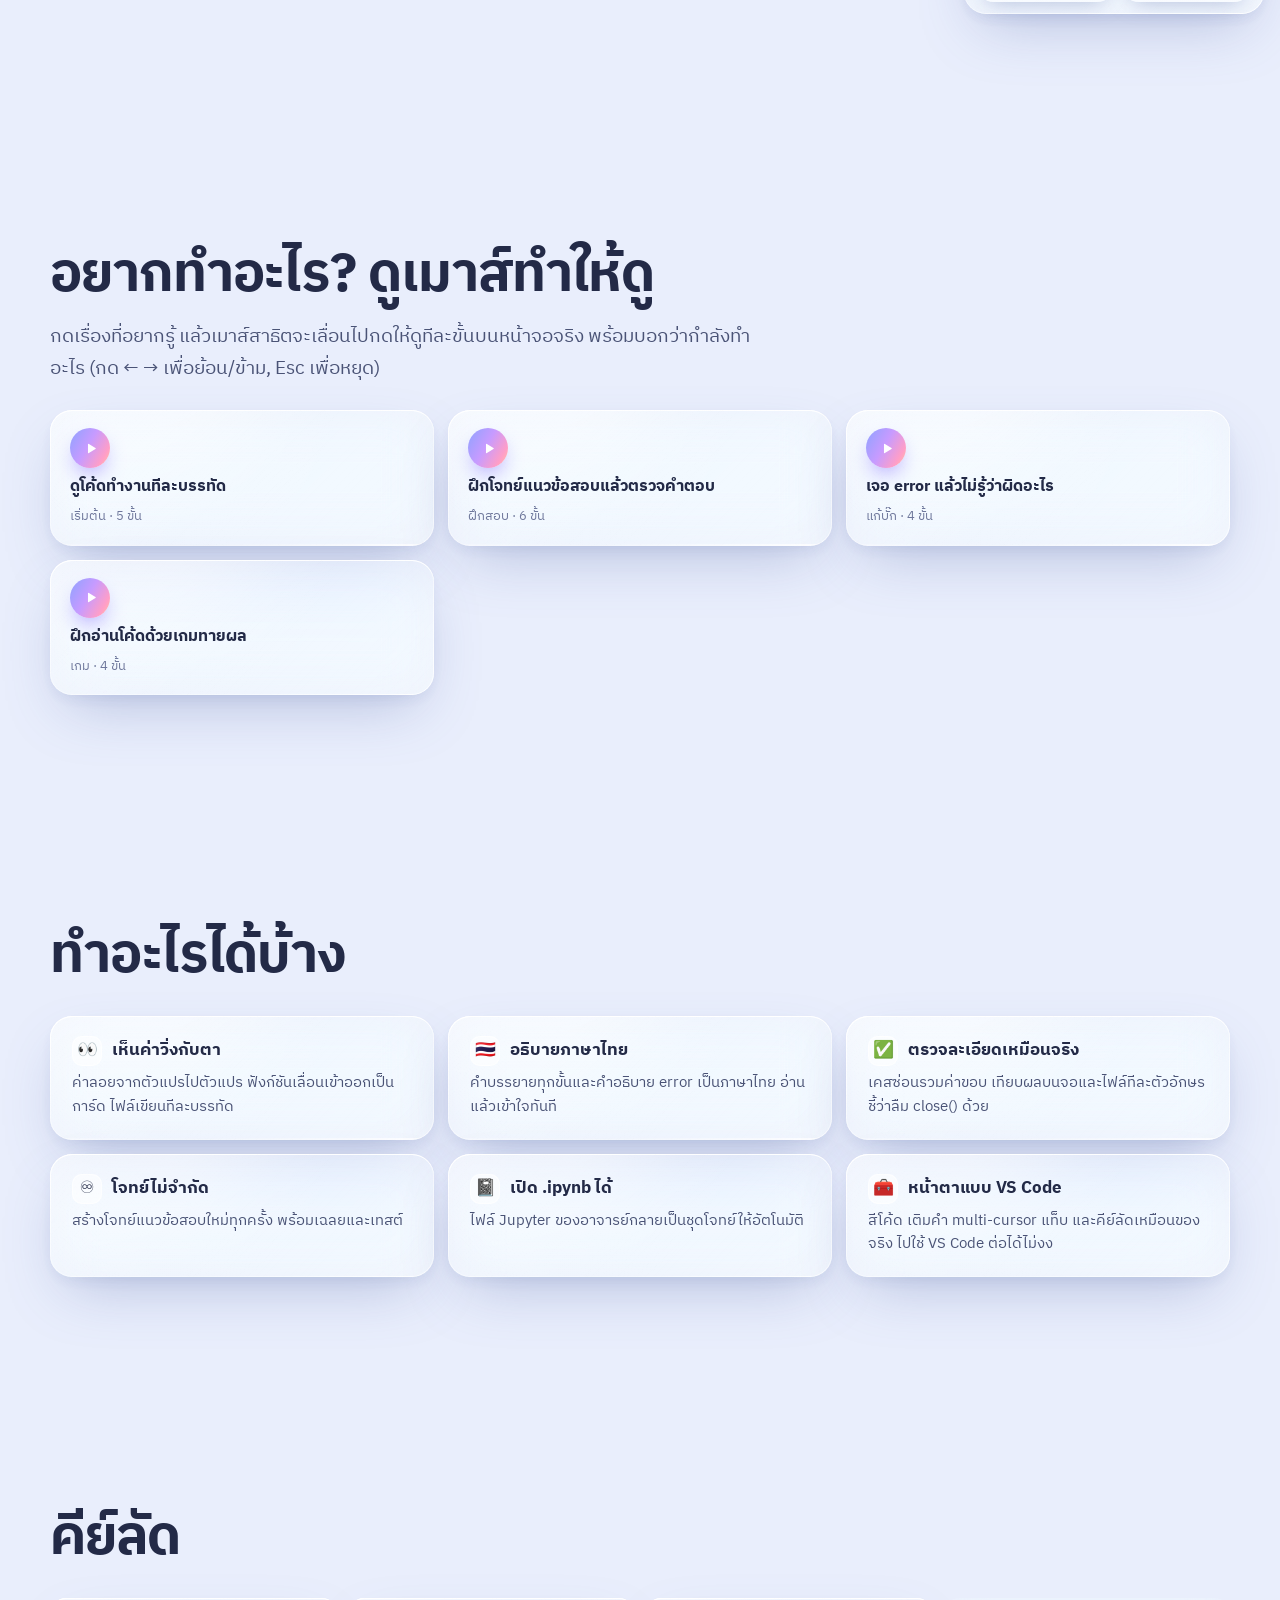
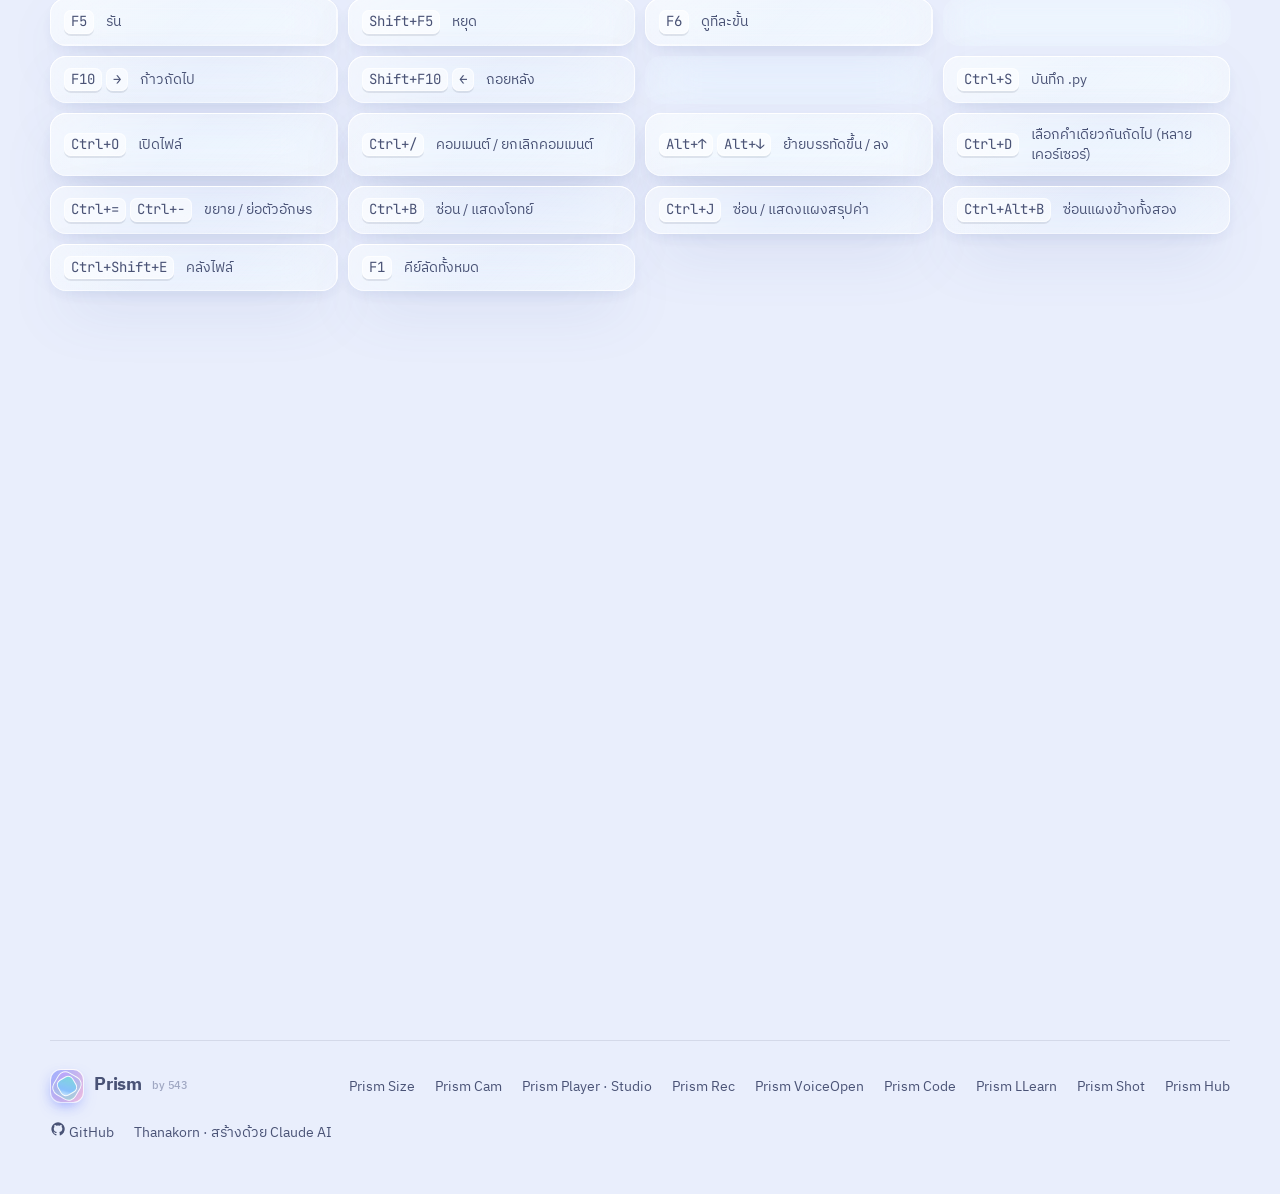
<file: code.html>
<!doctype html>
<html lang="th" data-theme="light">
<head>
<meta charset="utf-8">
<meta name="viewport" content="width=device-width, initial-scale=1, viewport-fit=cover">
<title>Prism Code · Prism</title>
<meta name="description" content="เรียน Python โดยดูโค้ดวิ่ง — คู่มือแบบชี้แล้วรู้ + ดาวน์โหลด">
<link rel="icon" href="img/logos/code.svg">
<link rel="preconnect" href="https://fonts.googleapis.com"><link rel="preconnect" href="https://fonts.gstatic.com" crossorigin>
<link href="https://fonts.googleapis.com/css2?family=IBM+Plex+Sans+Thai:wght@400;500;600;700&family=JetBrains+Mono:wght@500;700&display=swap" rel="stylesheet">
<link rel="stylesheet" href="css/site.css">
<script>try{document.documentElement.dataset.theme=localStorage.getItem('prism.theme')||(matchMedia('(prefers-color-scheme: dark)').matches?'dark':'light')}catch(e){}</script>
</head>
<body data-app="code">
<canvas id="bg" aria-hidden="true"></canvas>
<div class="page">
  <header id="nav"></header>
  <main id="main"></main>
  <footer id="foot"></footer>
</div>
<script defer src="data/apps.js"></script>
<script defer src="data/guide/size.js"></script>
<script defer src="data/guide/cam.js"></script>
<script defer src="data/guide/media.js"></script>
<script defer src="data/guide/rec.js"></script>
<script defer src="data/guide/voiceopen.js"></script>
<script defer src="data/guide/code.js"></script>
<script defer src="data/guide/llearn.js"></script>
<script defer src="data/guide/shot.js"></script>
<script defer src="data/guide/hub.js"></script>
<script defer src="data/shots/code.js"></script>
<script defer src="js/bg.js"></script>
<script defer src="js/core.js"></script>
<script defer src="js/guide.js"></script>
<script defer src="js/app-page.js"></script>
<script defer src="js/footer.js"></script>
</body>
</html>
</file>
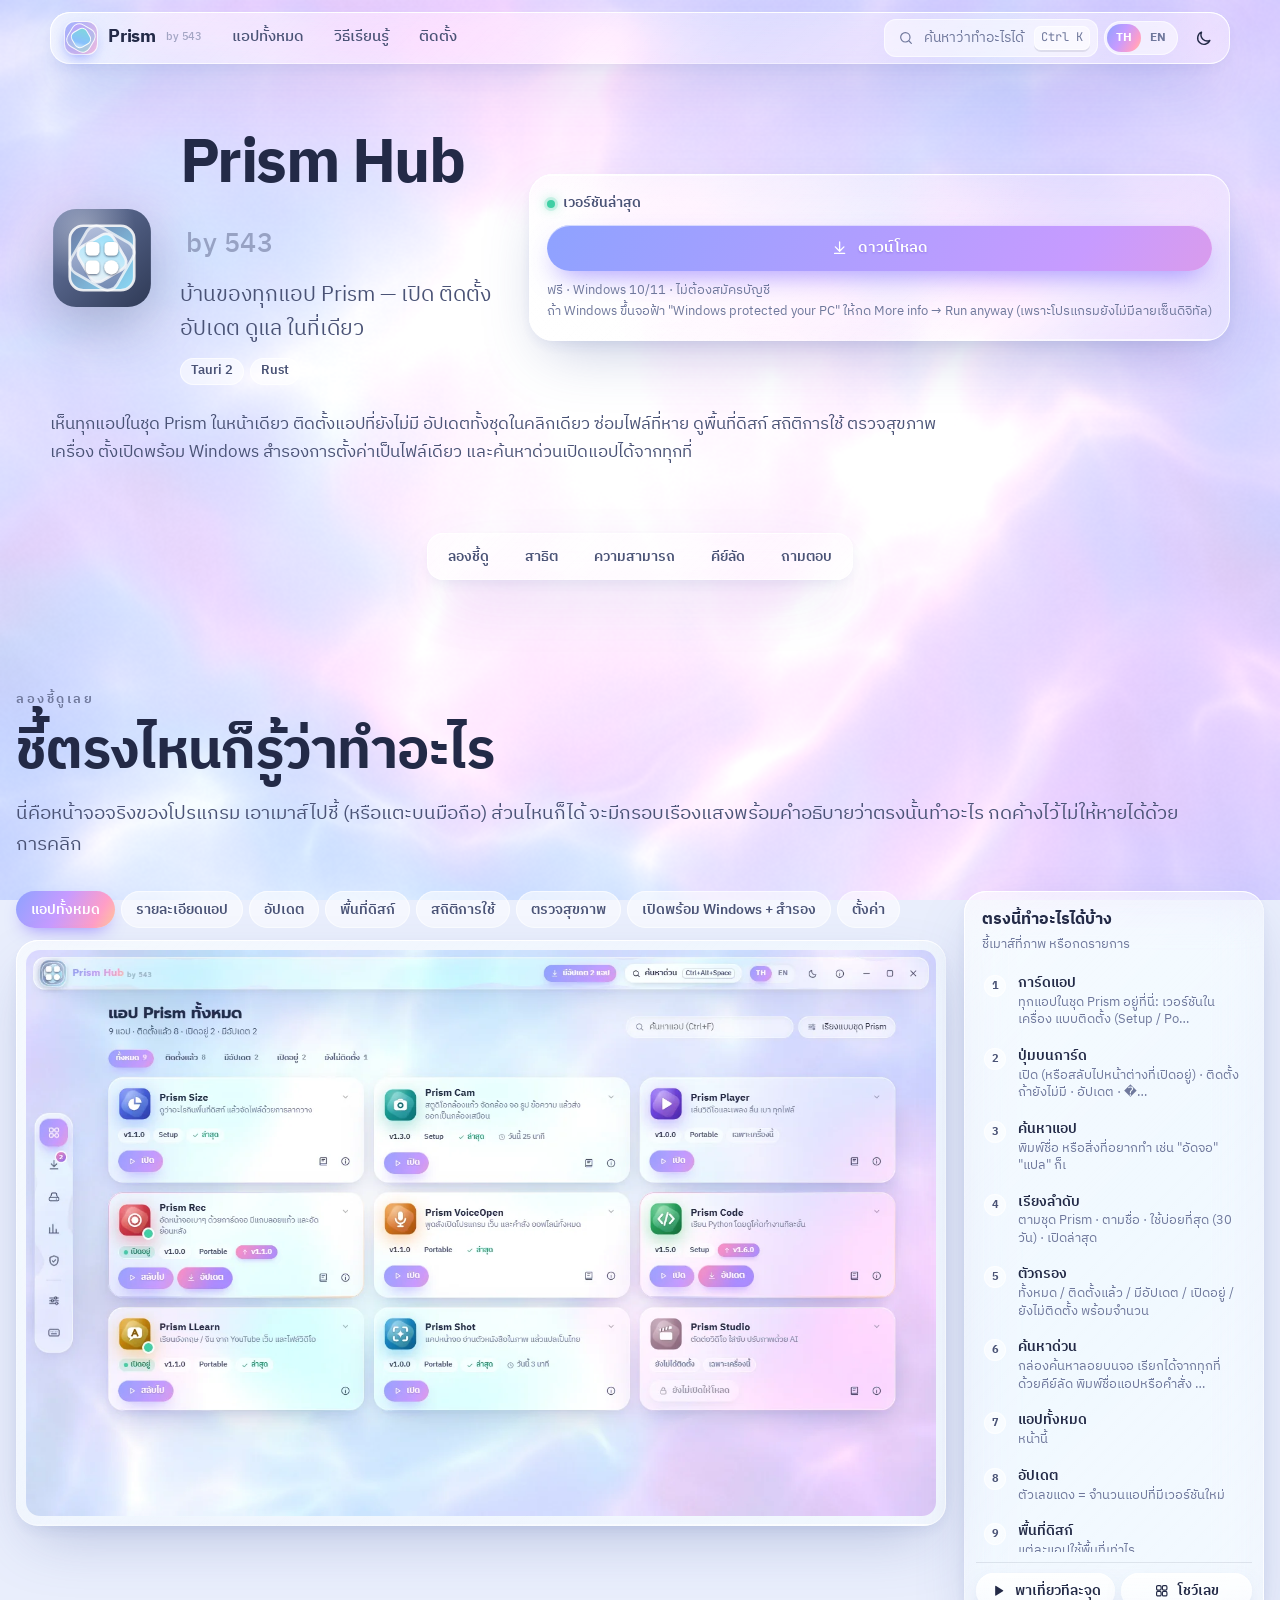
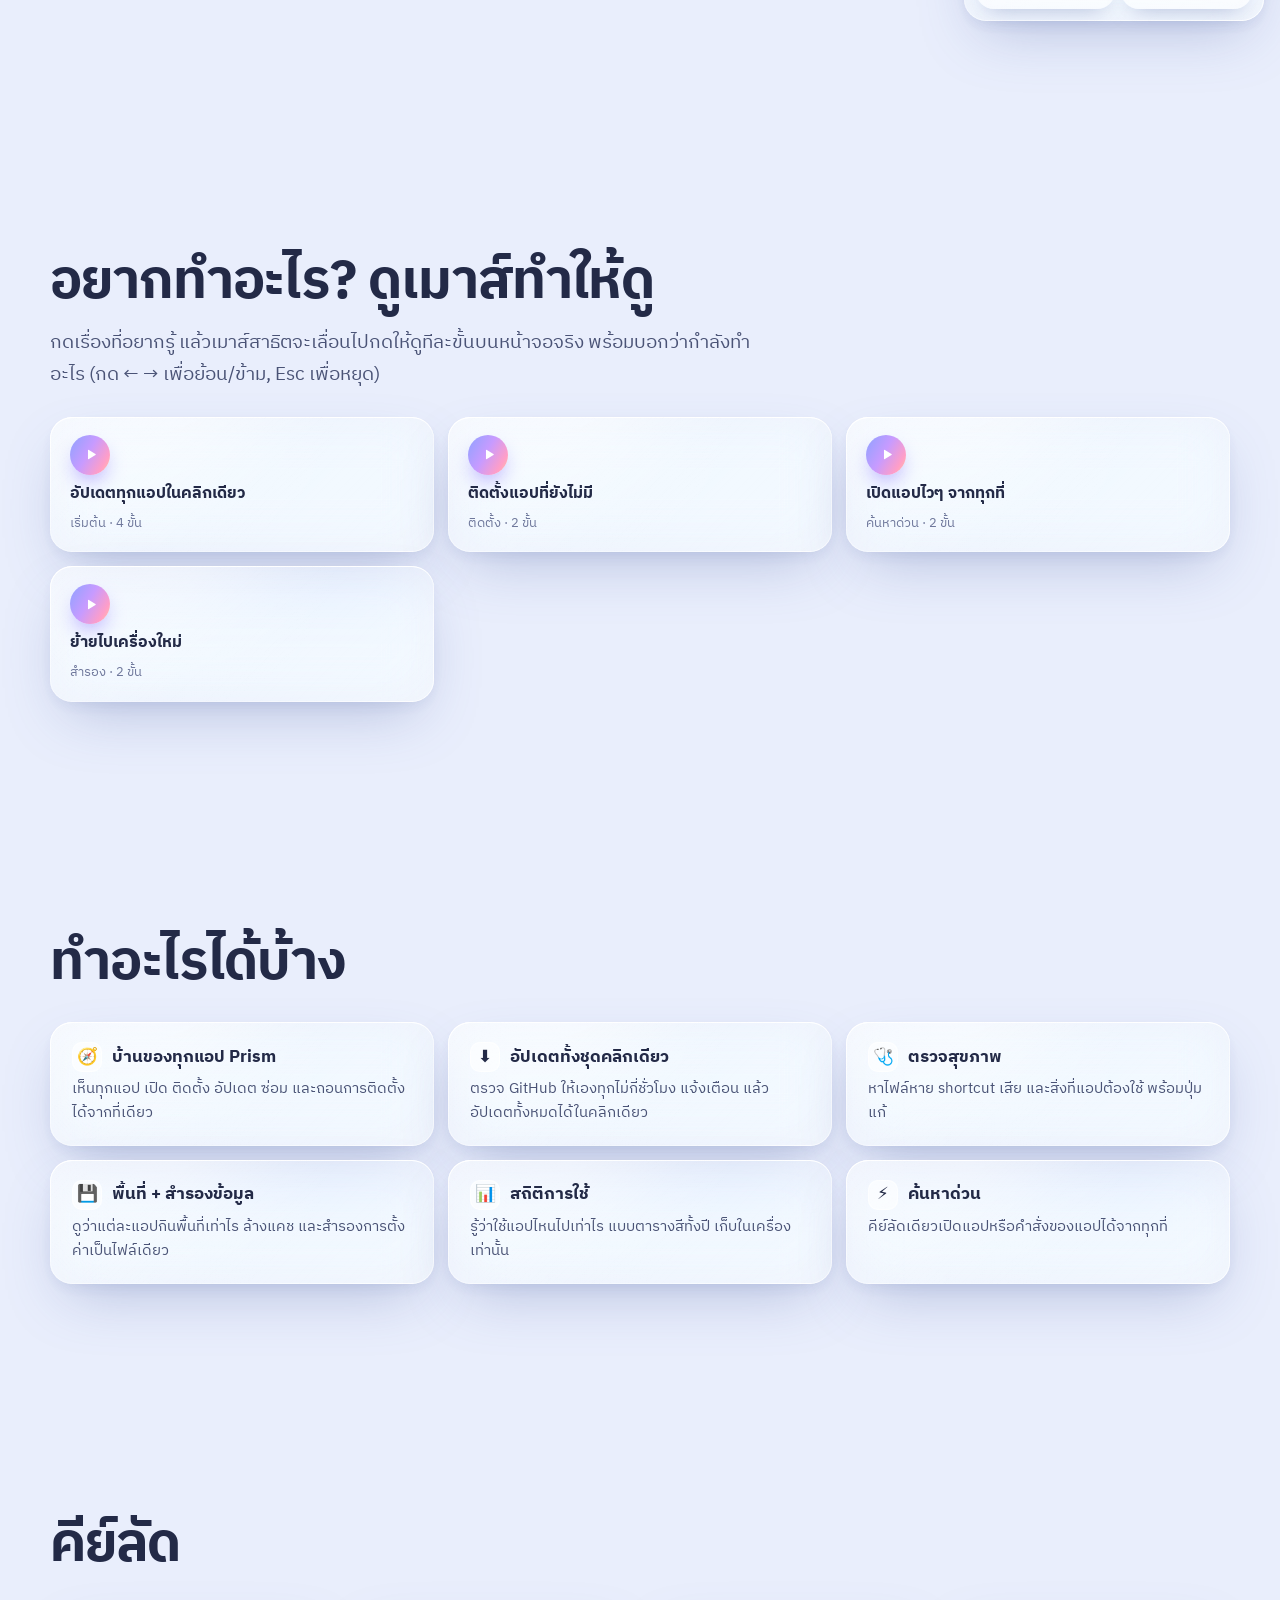
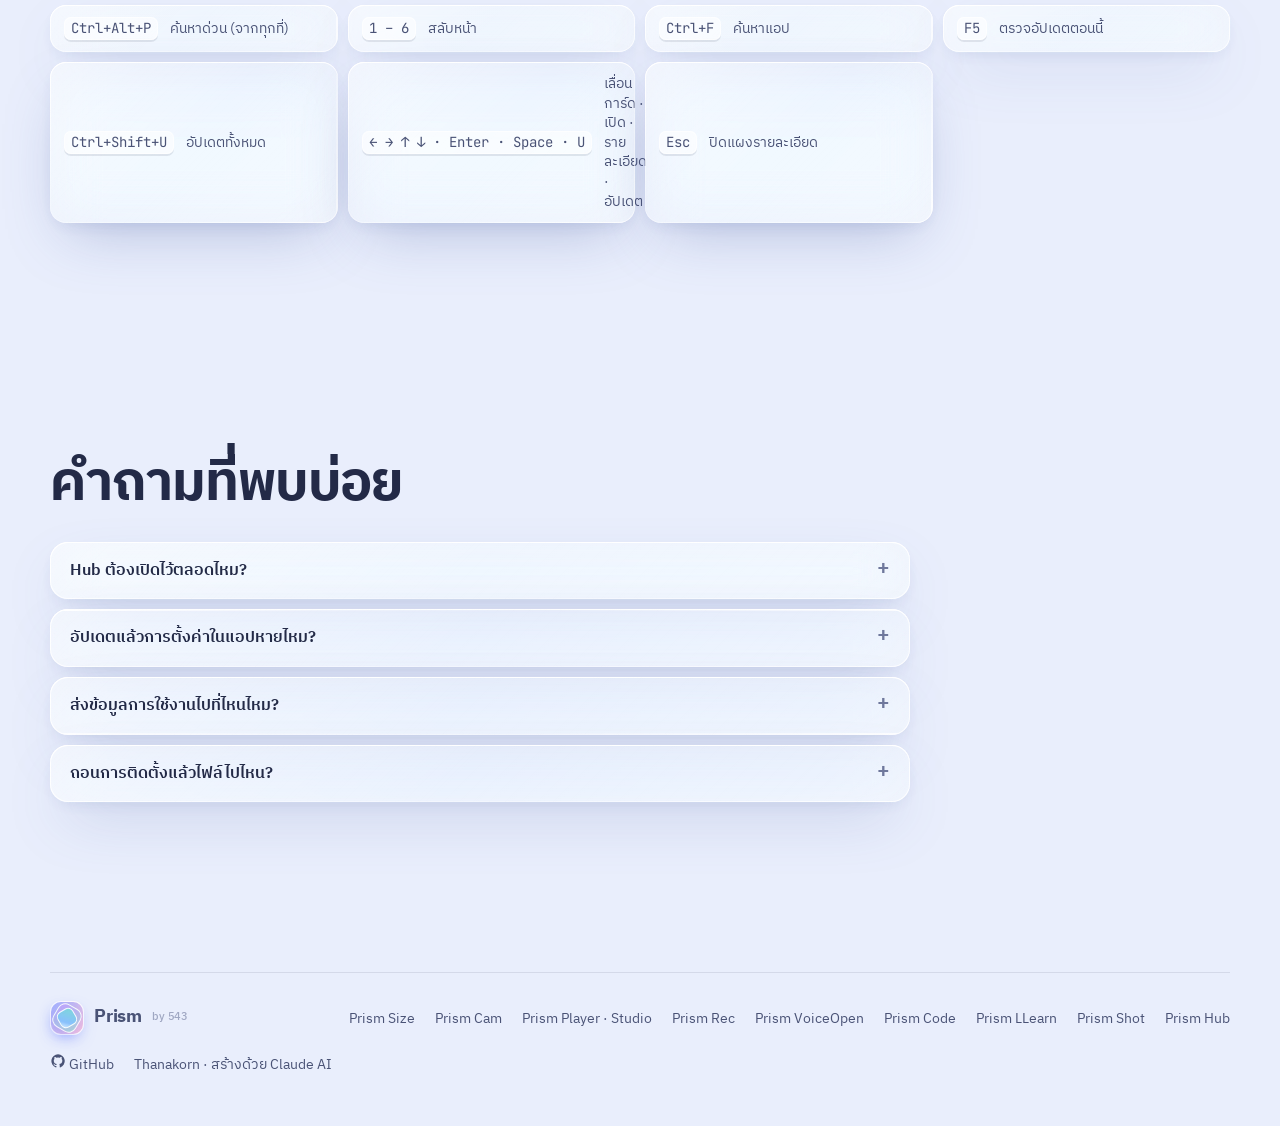
<file: hub.html>
<!doctype html>
<html lang="th" data-theme="light">
<head>
<meta charset="utf-8">
<meta name="viewport" content="width=device-width, initial-scale=1, viewport-fit=cover">
<title>Prism Hub · Prism</title>
<meta name="description" content="บ้านของทุกแอป Prism — คู่มือแบบชี้แล้วรู้ + ดาวน์โหลด">
<link rel="icon" href="img/logos/hub.svg">
<link rel="preconnect" href="https://fonts.googleapis.com"><link rel="preconnect" href="https://fonts.gstatic.com" crossorigin>
<link href="https://fonts.googleapis.com/css2?family=IBM+Plex+Sans+Thai:wght@400;500;600;700&family=JetBrains+Mono:wght@500;700&display=swap" rel="stylesheet">
<link rel="stylesheet" href="css/site.css">
<script>try{document.documentElement.dataset.theme=localStorage.getItem('prism.theme')||(matchMedia('(prefers-color-scheme: dark)').matches?'dark':'light')}catch(e){}</script>
</head>
<body data-app="hub">
<canvas id="bg" aria-hidden="true"></canvas>
<div class="page">
  <header id="nav"></header>
  <main id="main"></main>
  <footer id="foot"></footer>
</div>
<script defer src="data/apps.js"></script>
<script defer src="data/guide/size.js"></script>
<script defer src="data/guide/cam.js"></script>
<script defer src="data/guide/media.js"></script>
<script defer src="data/guide/rec.js"></script>
<script defer src="data/guide/voiceopen.js"></script>
<script defer src="data/guide/code.js"></script>
<script defer src="data/guide/llearn.js"></script>
<script defer src="data/guide/shot.js"></script>
<script defer src="data/guide/hub.js"></script>
<script defer src="data/shots/hub.js"></script>
<script defer src="js/bg.js"></script>
<script defer src="js/core.js"></script>
<script defer src="js/guide.js"></script>
<script defer src="js/app-page.js"></script>
<script defer src="js/footer.js"></script>
</body>
</html>
</file>
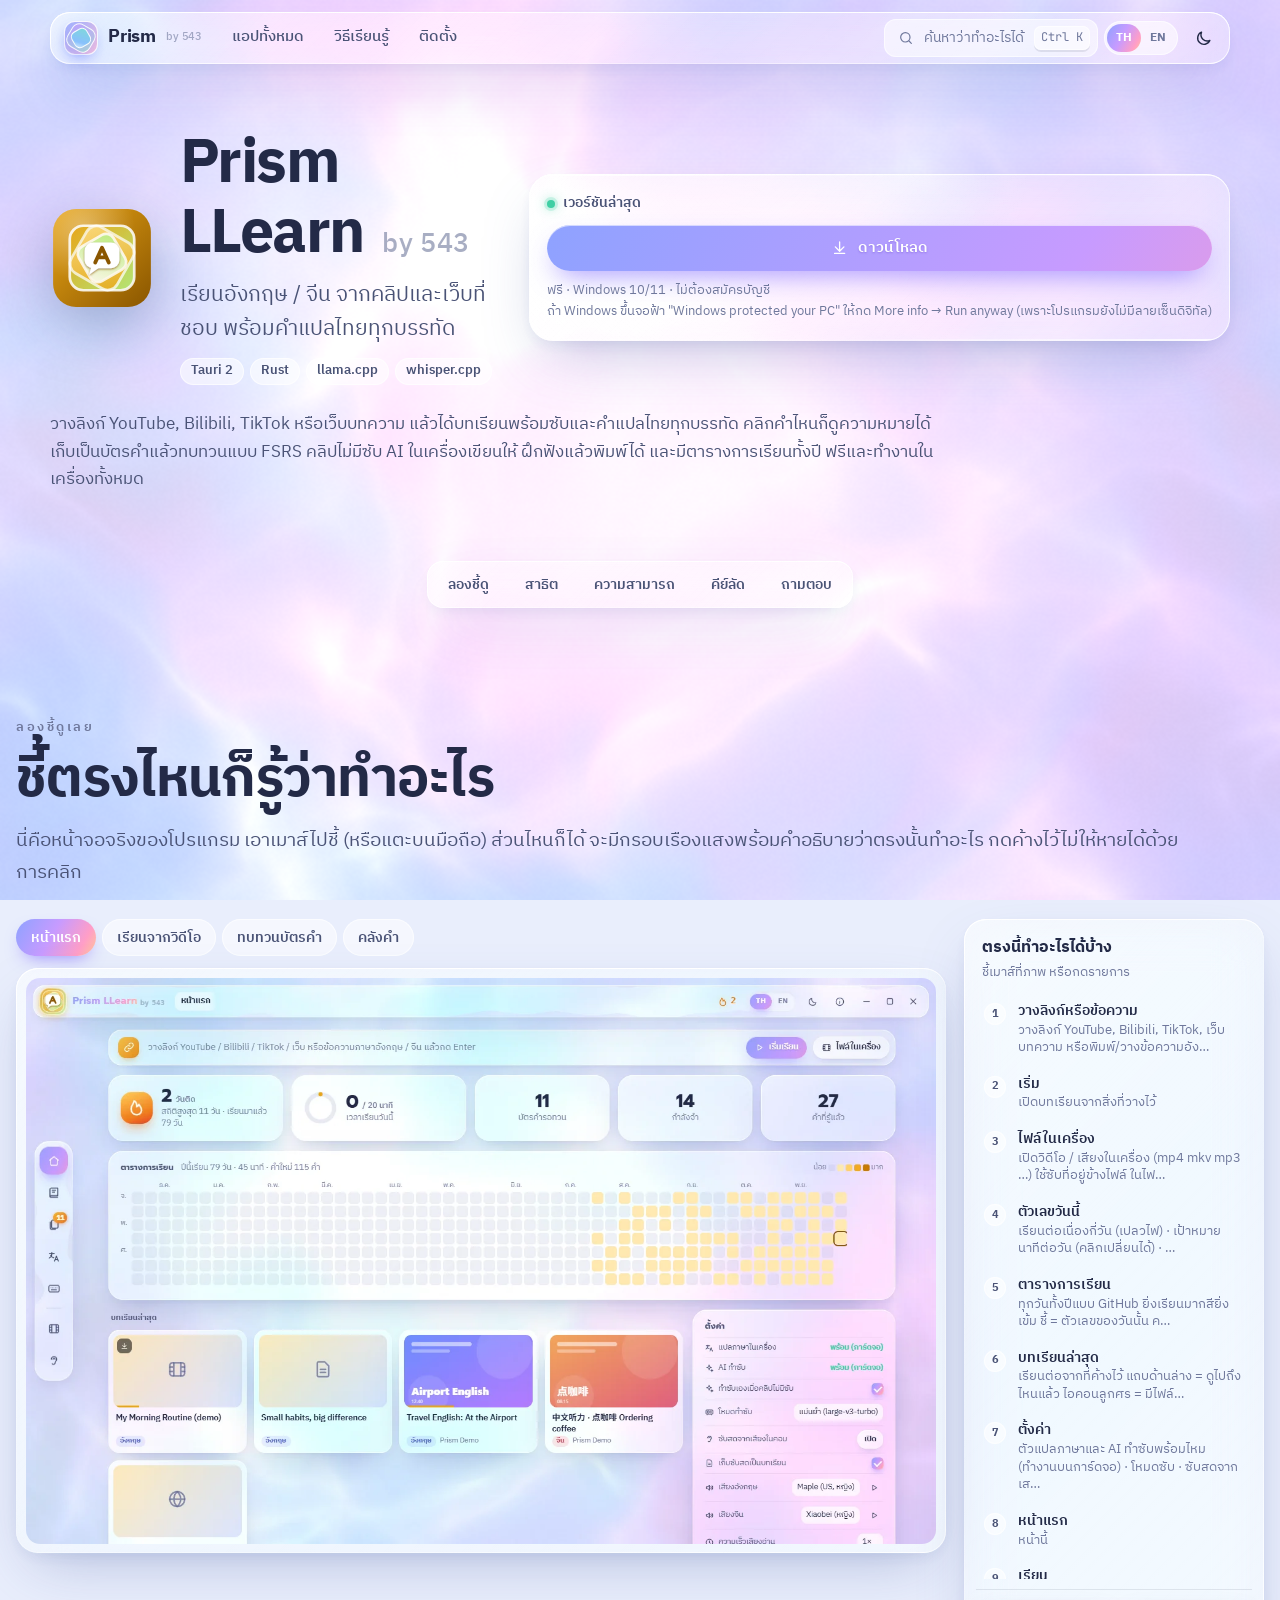
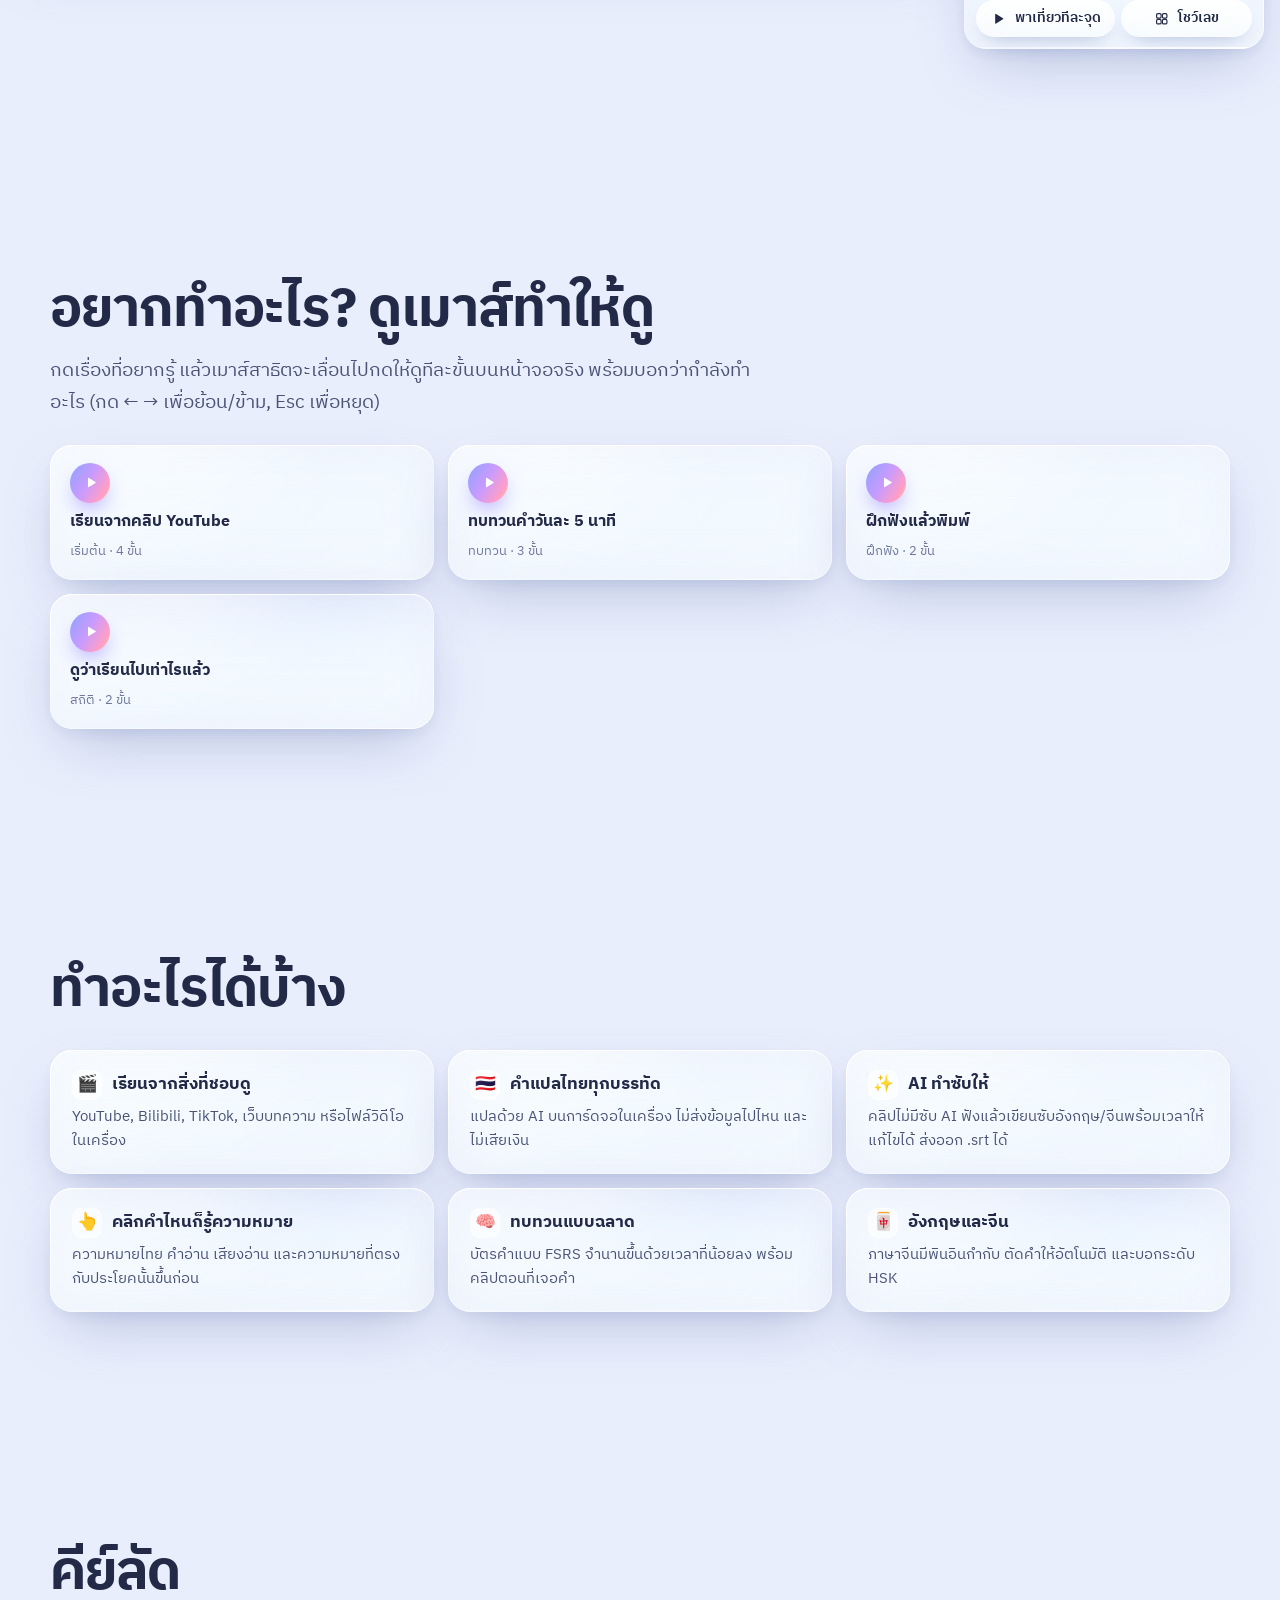
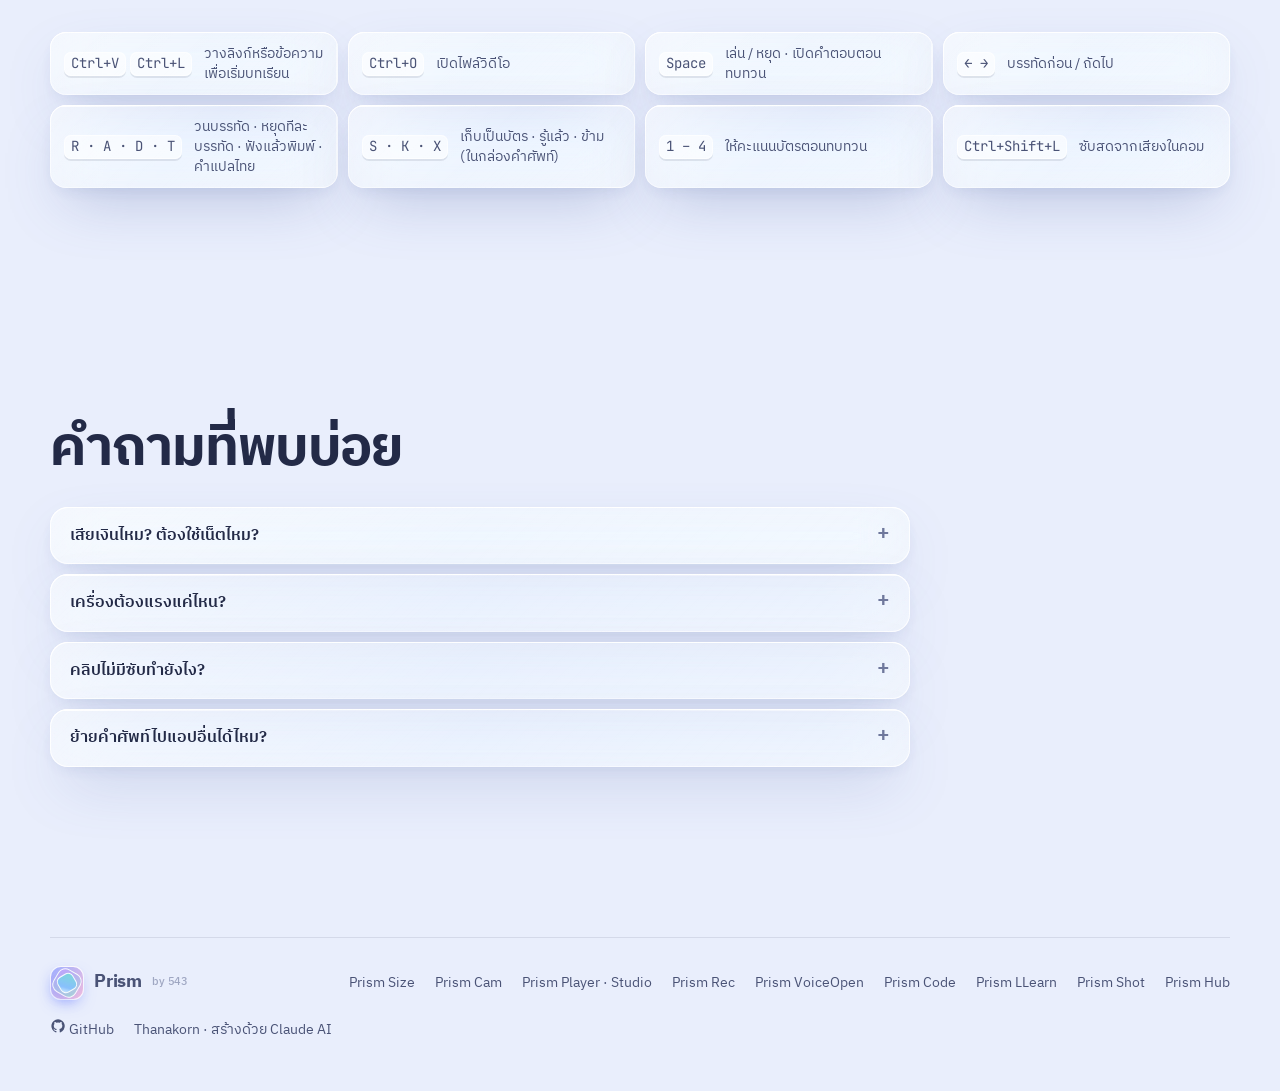
<file: llearn.html>
<!doctype html>
<html lang="th" data-theme="light">
<head>
<meta charset="utf-8">
<meta name="viewport" content="width=device-width, initial-scale=1, viewport-fit=cover">
<title>Prism LLearn · Prism</title>
<meta name="description" content="เรียนอังกฤษ / จีน จากคลิปและเว็บ พร้อมคำแปลไทย — คู่มือแบบชี้แล้วรู้ + ดาวน์โหลด">
<link rel="icon" href="img/logos/llearn.svg">
<link rel="preconnect" href="https://fonts.googleapis.com"><link rel="preconnect" href="https://fonts.gstatic.com" crossorigin>
<link href="https://fonts.googleapis.com/css2?family=IBM+Plex+Sans+Thai:wght@400;500;600;700&family=JetBrains+Mono:wght@500;700&display=swap" rel="stylesheet">
<link rel="stylesheet" href="css/site.css">
<script>try{document.documentElement.dataset.theme=localStorage.getItem('prism.theme')||(matchMedia('(prefers-color-scheme: dark)').matches?'dark':'light')}catch(e){}</script>
</head>
<body data-app="llearn">
<canvas id="bg" aria-hidden="true"></canvas>
<div class="page">
  <header id="nav"></header>
  <main id="main"></main>
  <footer id="foot"></footer>
</div>
<script defer src="data/apps.js"></script>
<script defer src="data/guide/size.js"></script>
<script defer src="data/guide/cam.js"></script>
<script defer src="data/guide/media.js"></script>
<script defer src="data/guide/rec.js"></script>
<script defer src="data/guide/voiceopen.js"></script>
<script defer src="data/guide/code.js"></script>
<script defer src="data/guide/llearn.js"></script>
<script defer src="data/guide/shot.js"></script>
<script defer src="data/guide/hub.js"></script>
<script defer src="data/shots/llearn.js"></script>
<script defer src="js/bg.js"></script>
<script defer src="js/core.js"></script>
<script defer src="js/guide.js"></script>
<script defer src="js/app-page.js"></script>
<script defer src="js/footer.js"></script>
</body>
</html>
</file>
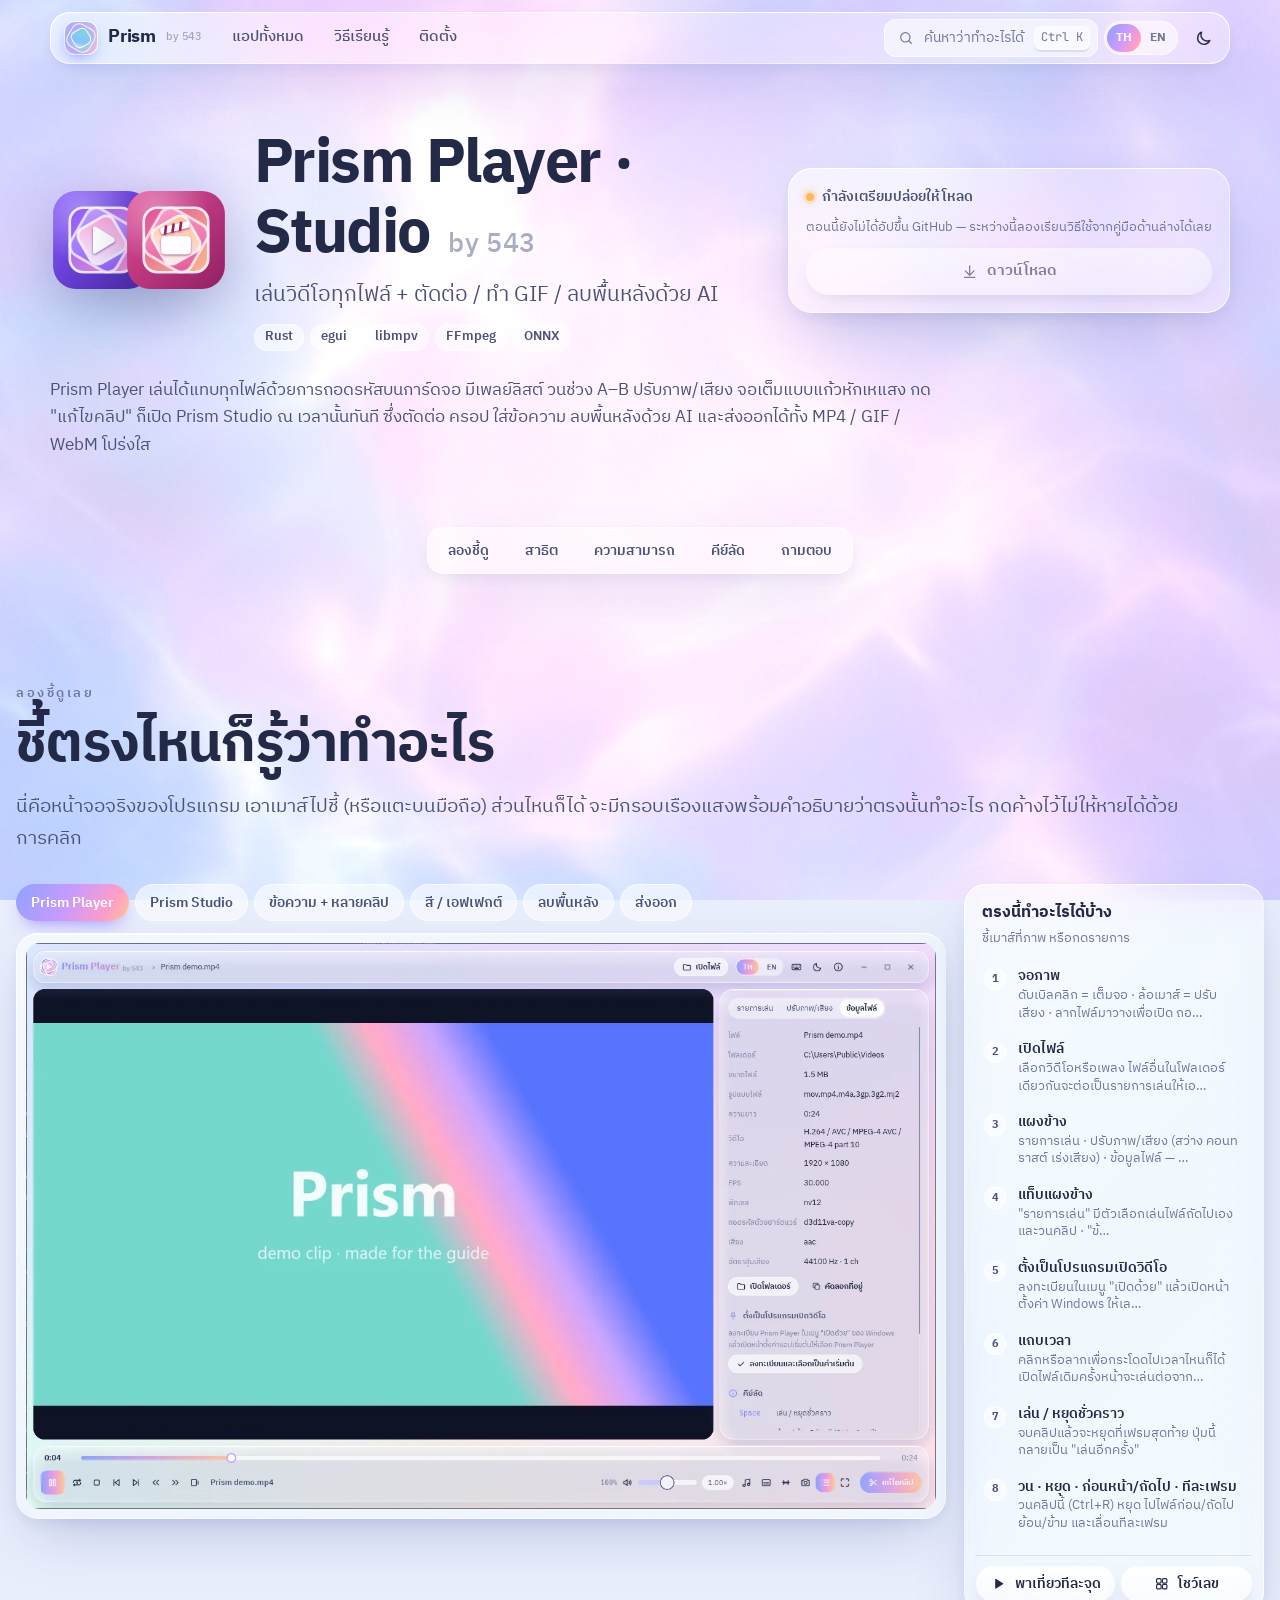
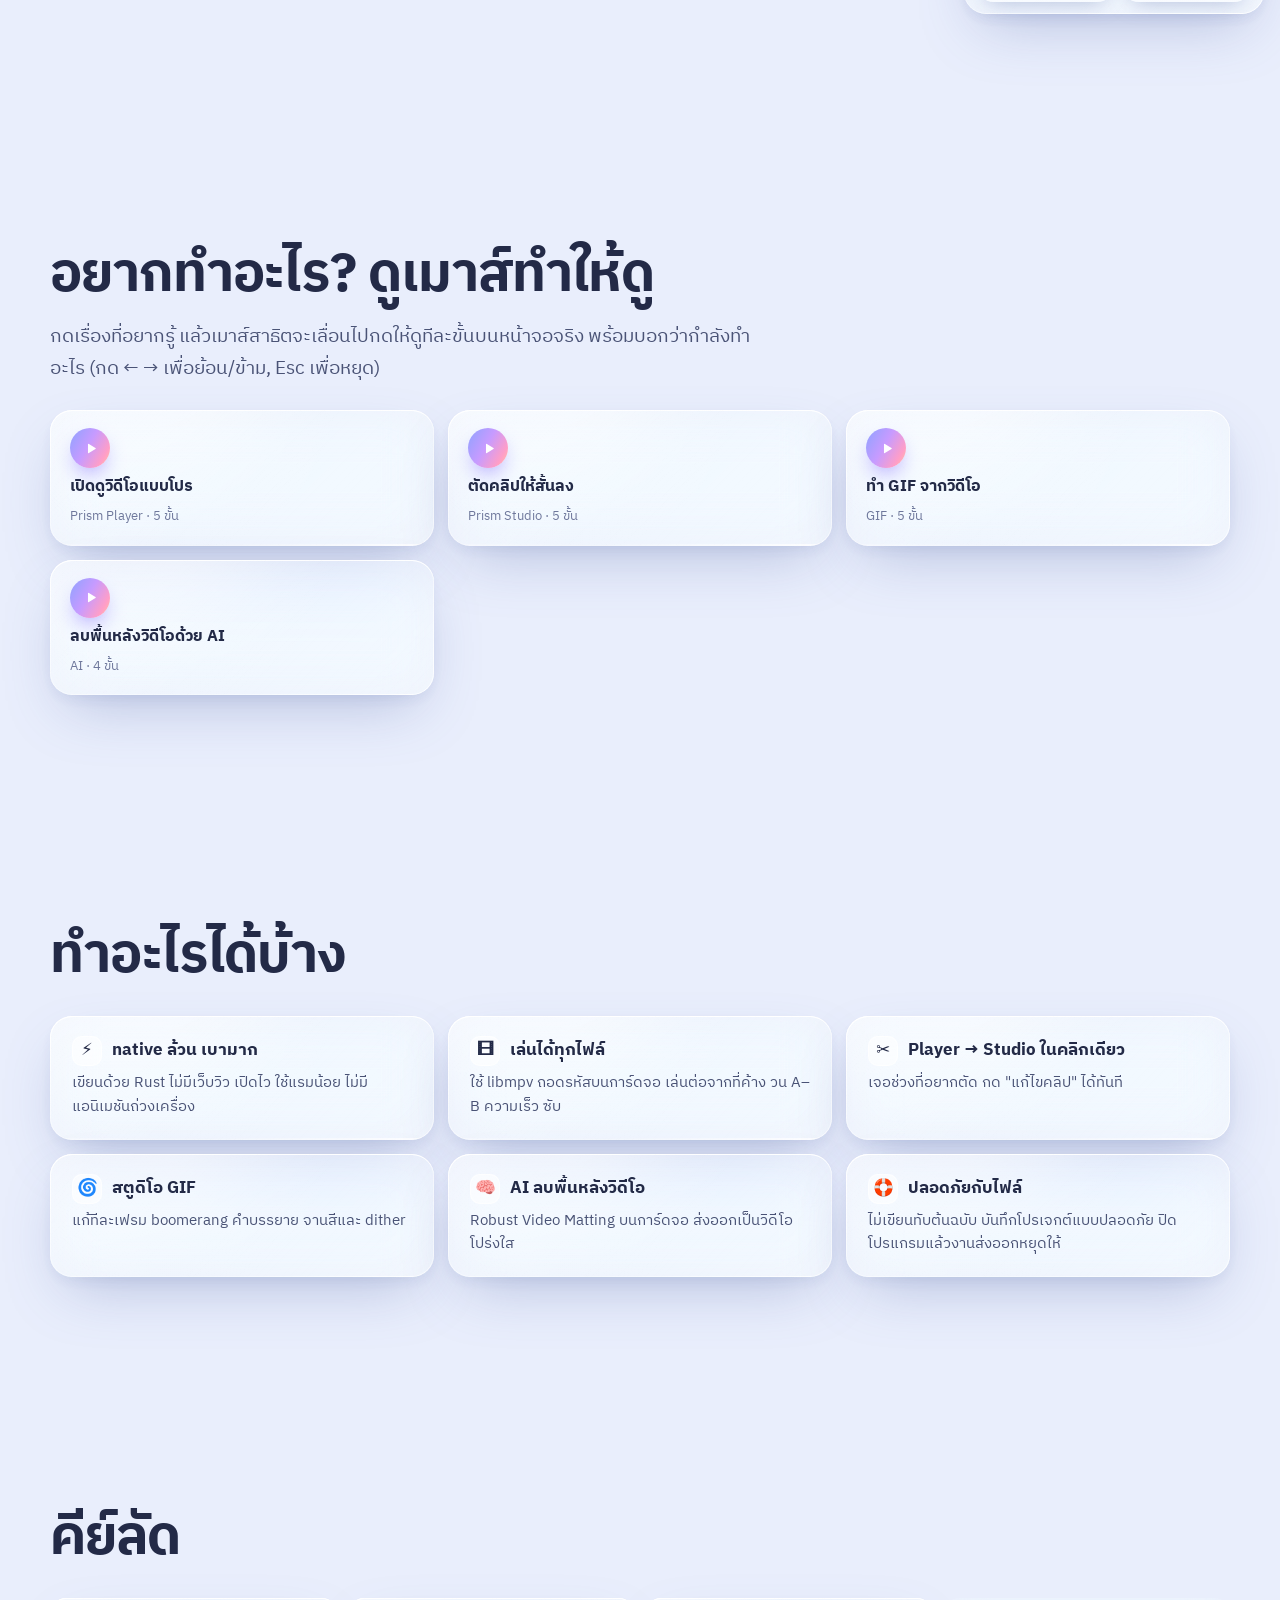
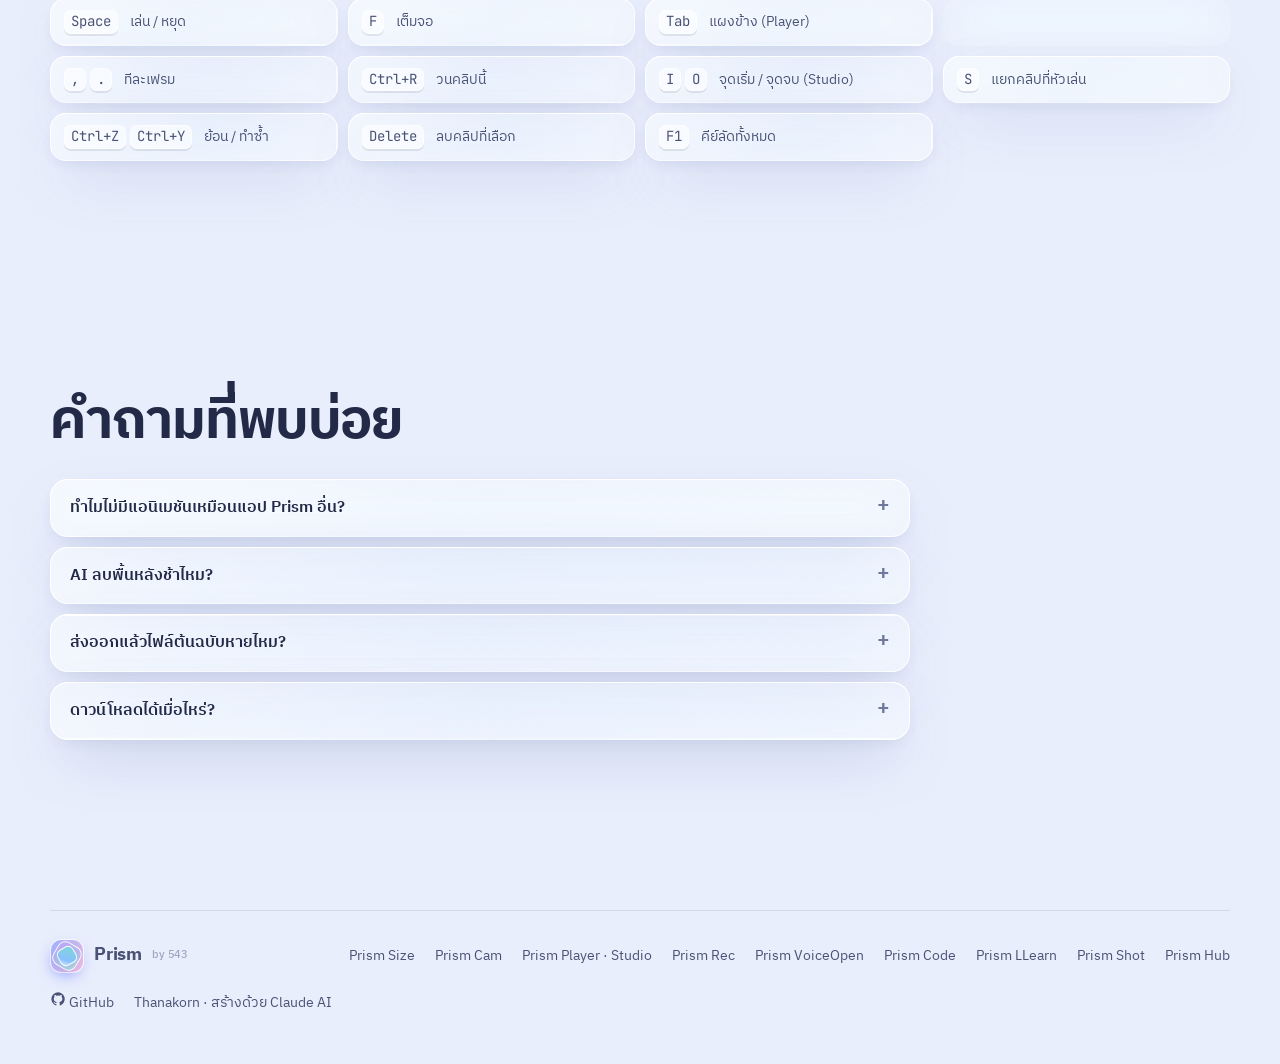
<file: media.html>
<!doctype html>
<html lang="th" data-theme="light">
<head>
<meta charset="utf-8">
<meta name="viewport" content="width=device-width, initial-scale=1, viewport-fit=cover">
<title>Prism Player · Studio · Prism</title>
<meta name="description" content="เล่นวิดีโอ ตัดต่อ ทำ GIF — คู่มือแบบชี้แล้วรู้">
<link rel="icon" href="img/logos/player.svg">
<link rel="preconnect" href="https://fonts.googleapis.com"><link rel="preconnect" href="https://fonts.gstatic.com" crossorigin>
<link href="https://fonts.googleapis.com/css2?family=IBM+Plex+Sans+Thai:wght@400;500;600;700&family=JetBrains+Mono:wght@500;700&display=swap" rel="stylesheet">
<link rel="stylesheet" href="css/site.css">
<script>try{document.documentElement.dataset.theme=localStorage.getItem('prism.theme')||(matchMedia('(prefers-color-scheme: dark)').matches?'dark':'light')}catch(e){}</script>
</head>
<body data-app="media">
<canvas id="bg" aria-hidden="true"></canvas>
<div class="page">
  <header id="nav"></header>
  <main id="main"></main>
  <footer id="foot"></footer>
</div>
<script defer src="data/apps.js"></script>
<script defer src="data/guide/size.js"></script>
<script defer src="data/guide/cam.js"></script>
<script defer src="data/guide/media.js"></script>
<script defer src="data/guide/rec.js"></script>
<script defer src="data/guide/voiceopen.js"></script>
<script defer src="data/guide/code.js"></script>
<script defer src="data/guide/llearn.js"></script>
<script defer src="data/guide/shot.js"></script>
<script defer src="data/guide/hub.js"></script>
<script defer src="data/shots/media.js"></script>
<script defer src="js/bg.js"></script>
<script defer src="js/core.js"></script>
<script defer src="js/guide.js"></script>
<script defer src="js/app-page.js"></script>
<script defer src="js/footer.js"></script>
</body>
</html>
</file>
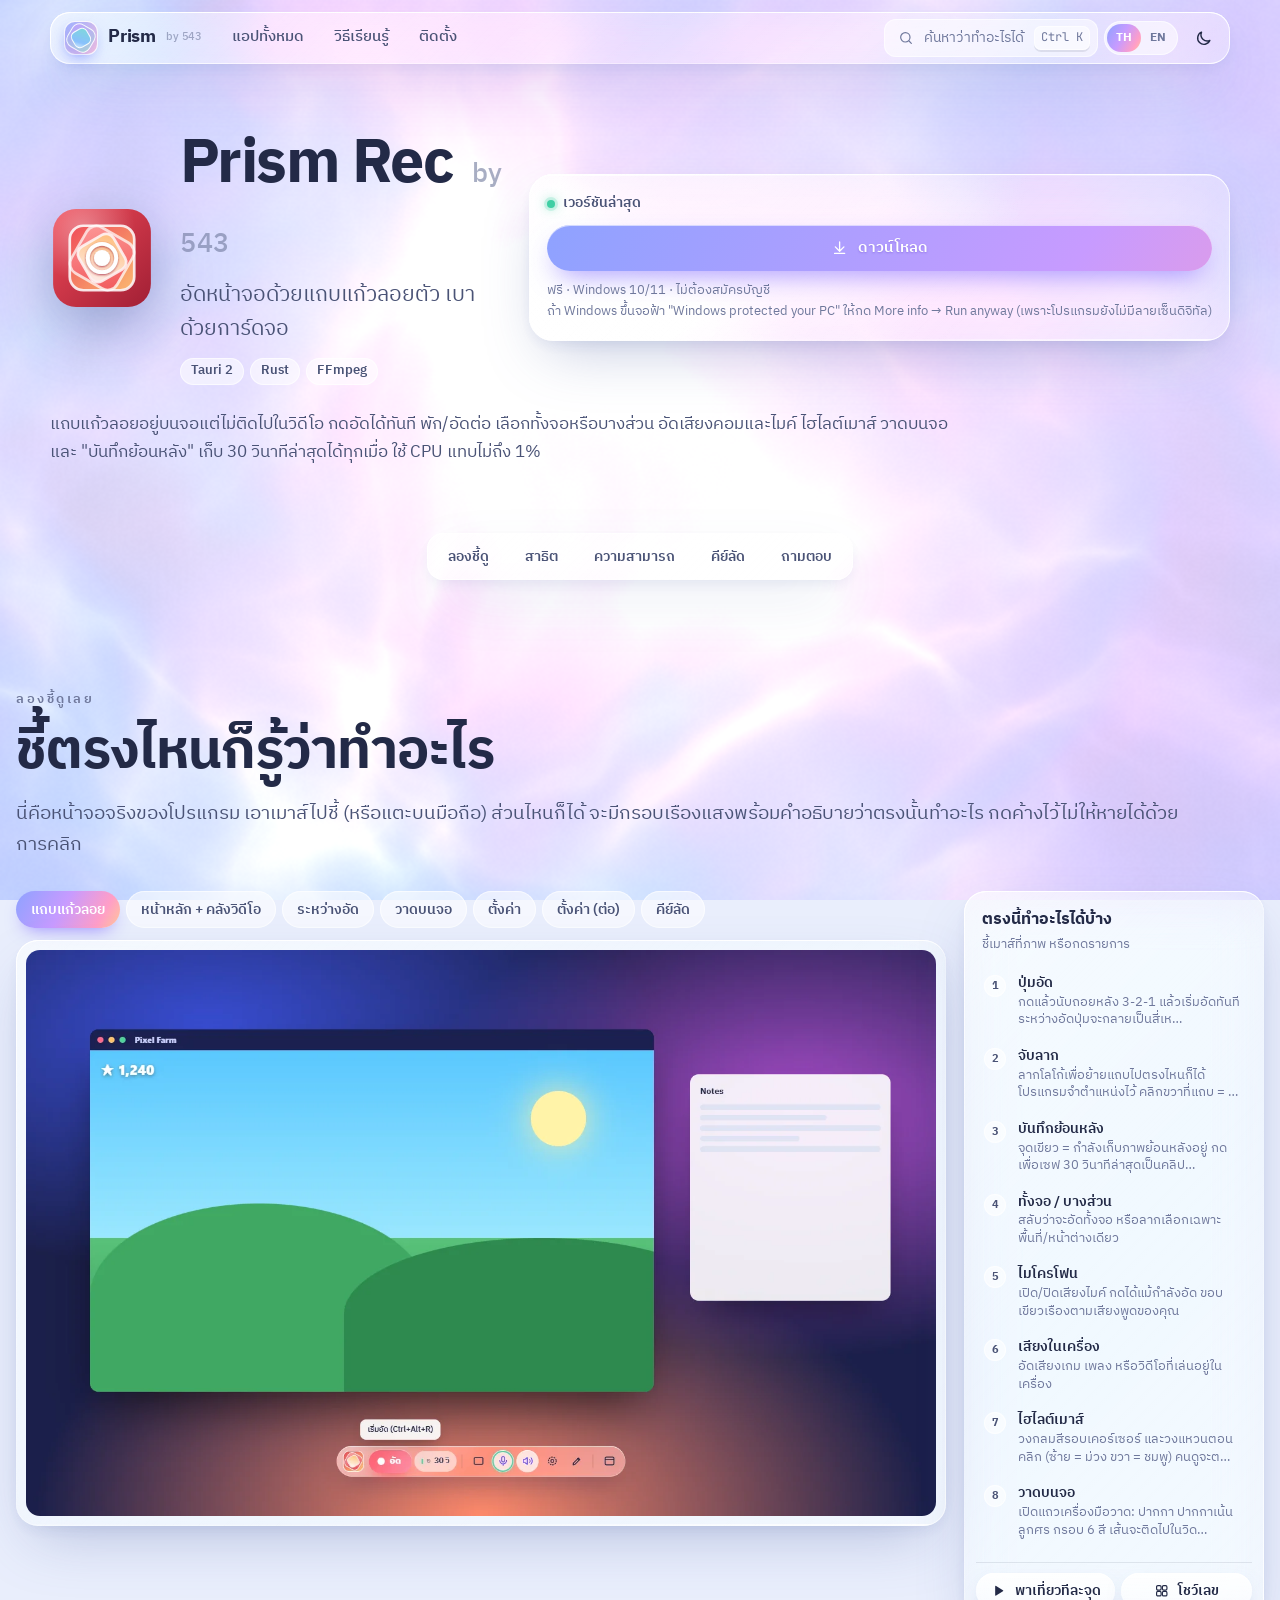
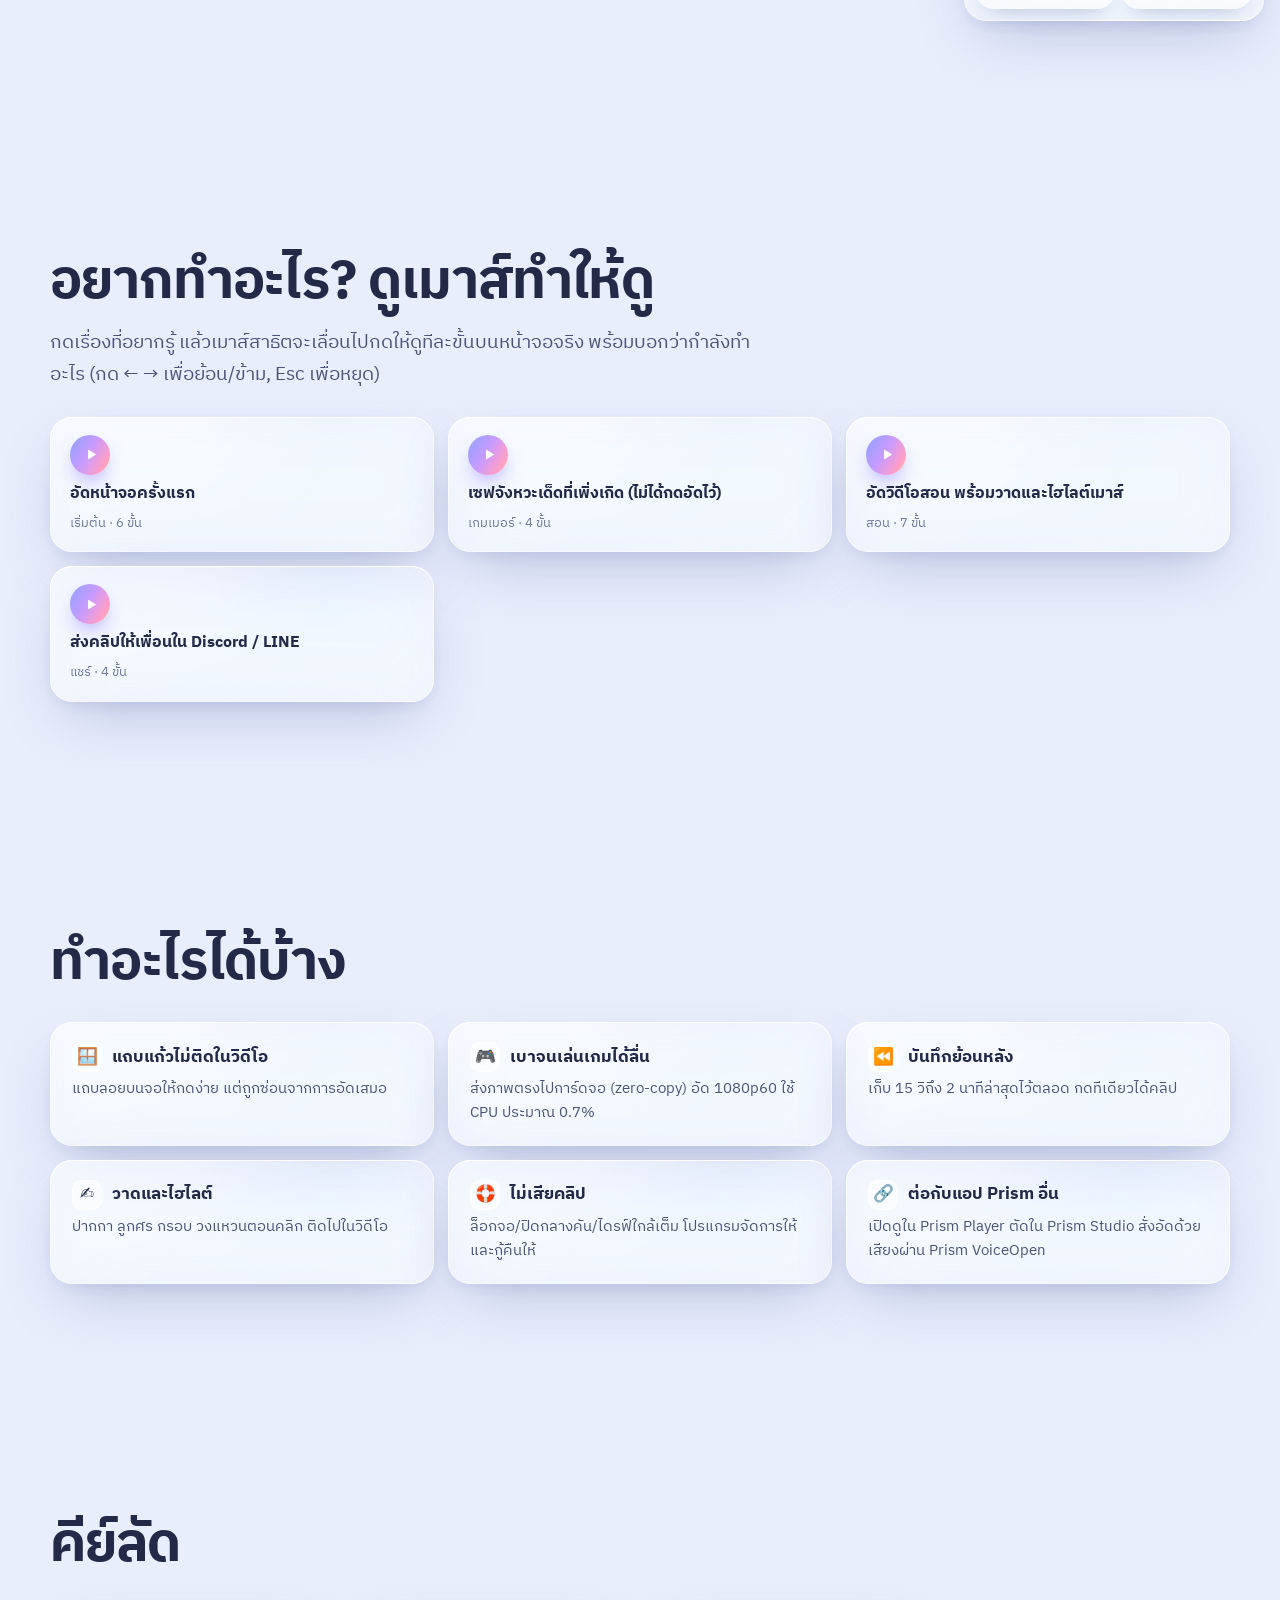
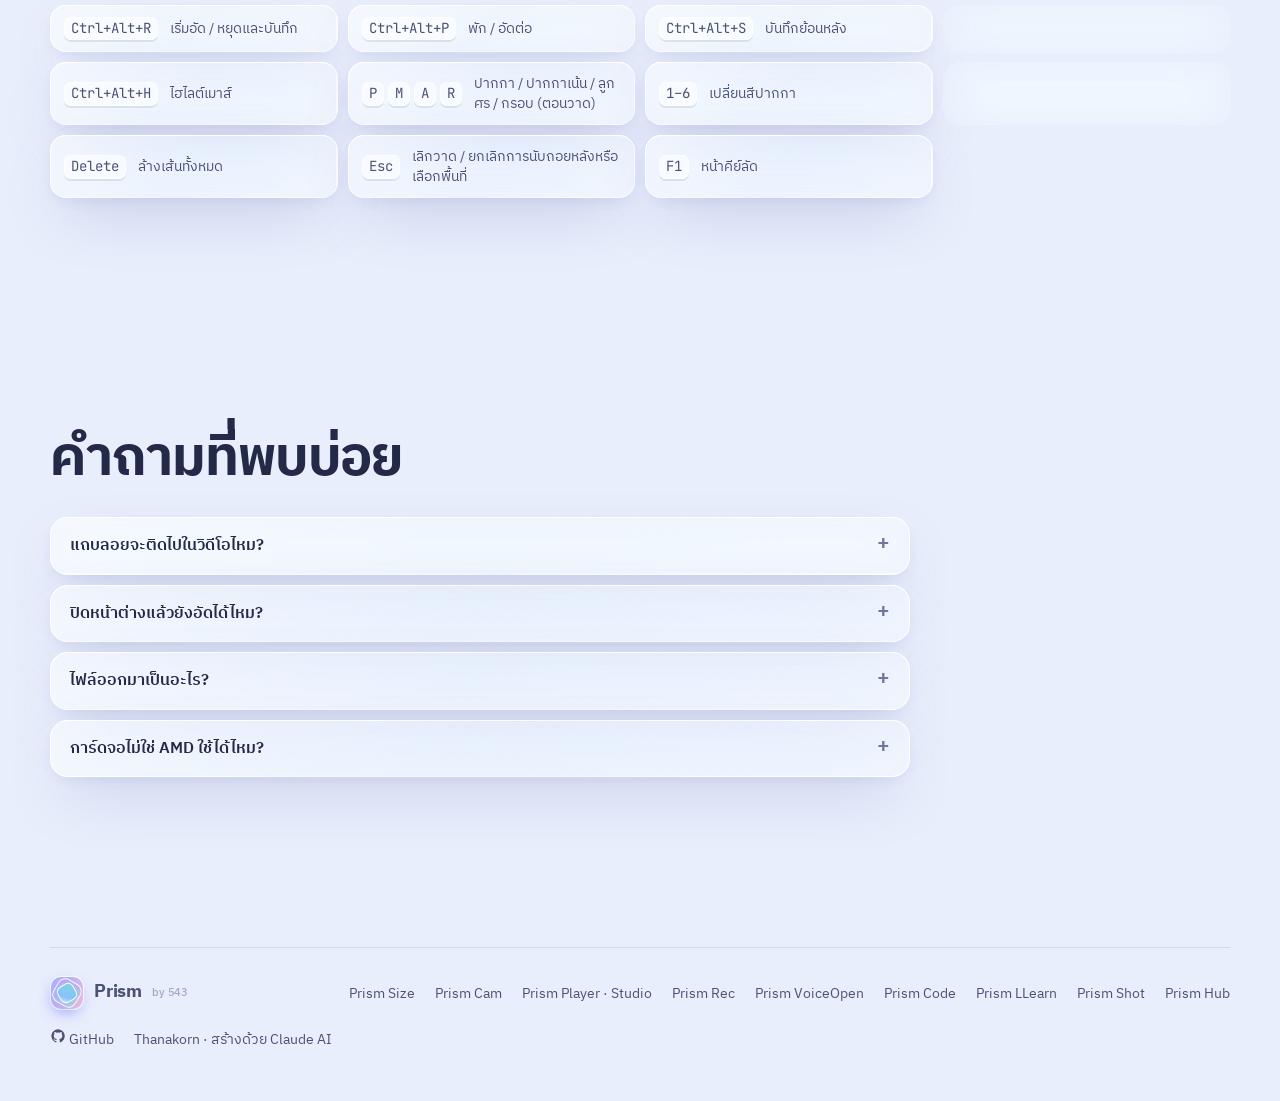
<file: rec.html>
<!doctype html>
<html lang="th" data-theme="light">
<head>
<meta charset="utf-8">
<meta name="viewport" content="width=device-width, initial-scale=1, viewport-fit=cover">
<title>Prism Rec · Prism</title>
<meta name="description" content="อัดหน้าจอด้วยแถบแก้วลอย — คู่มือแบบชี้แล้วรู้">
<link rel="icon" href="img/logos/rec.svg">
<link rel="preconnect" href="https://fonts.googleapis.com"><link rel="preconnect" href="https://fonts.gstatic.com" crossorigin>
<link href="https://fonts.googleapis.com/css2?family=IBM+Plex+Sans+Thai:wght@400;500;600;700&family=JetBrains+Mono:wght@500;700&display=swap" rel="stylesheet">
<link rel="stylesheet" href="css/site.css">
<script>try{document.documentElement.dataset.theme=localStorage.getItem('prism.theme')||(matchMedia('(prefers-color-scheme: dark)').matches?'dark':'light')}catch(e){}</script>
</head>
<body data-app="rec">
<canvas id="bg" aria-hidden="true"></canvas>
<div class="page">
  <header id="nav"></header>
  <main id="main"></main>
  <footer id="foot"></footer>
</div>
<script defer src="data/apps.js"></script>
<script defer src="data/guide/size.js"></script>
<script defer src="data/guide/cam.js"></script>
<script defer src="data/guide/media.js"></script>
<script defer src="data/guide/rec.js"></script>
<script defer src="data/guide/voiceopen.js"></script>
<script defer src="data/guide/code.js"></script>
<script defer src="data/guide/llearn.js"></script>
<script defer src="data/guide/shot.js"></script>
<script defer src="data/guide/hub.js"></script>
<script defer src="data/shots/rec.js"></script>
<script defer src="js/bg.js"></script>
<script defer src="js/core.js"></script>
<script defer src="js/guide.js"></script>
<script defer src="js/app-page.js"></script>
<script defer src="js/footer.js"></script>
</body>
</html>
</file>
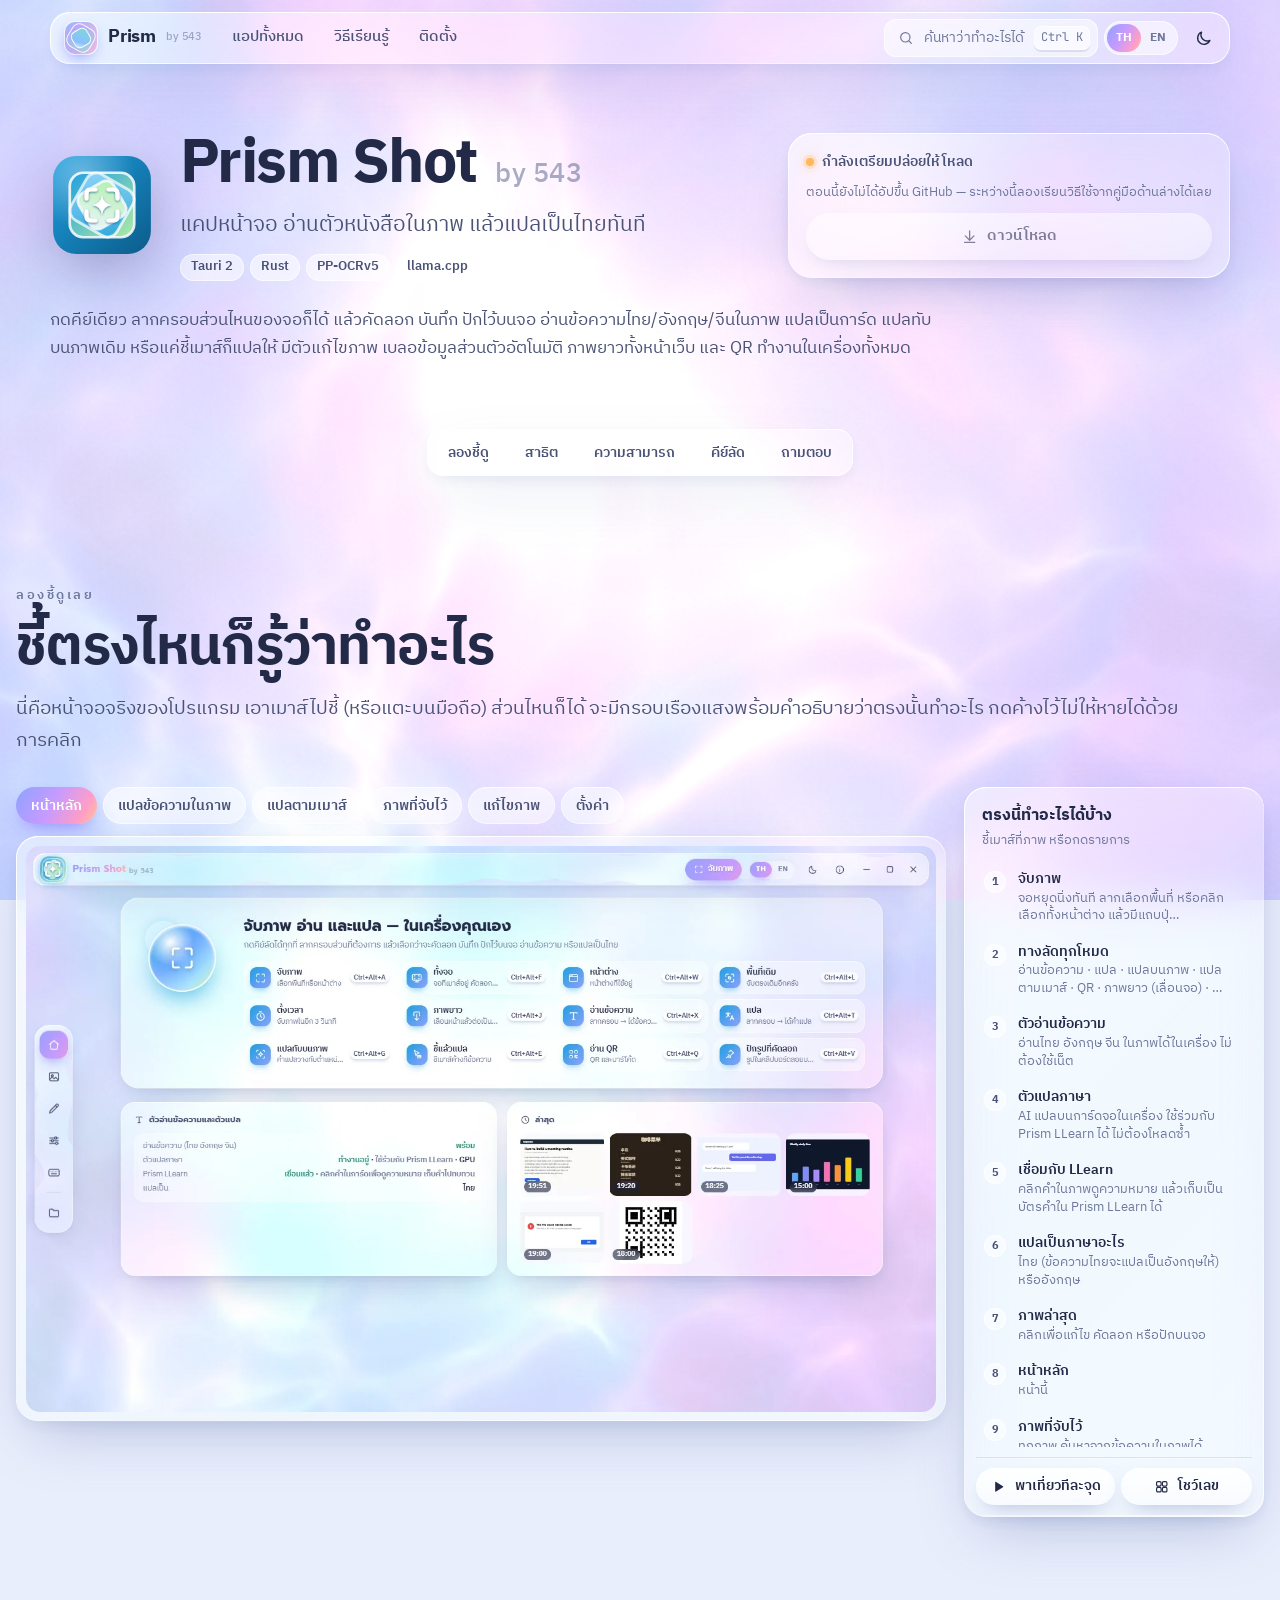
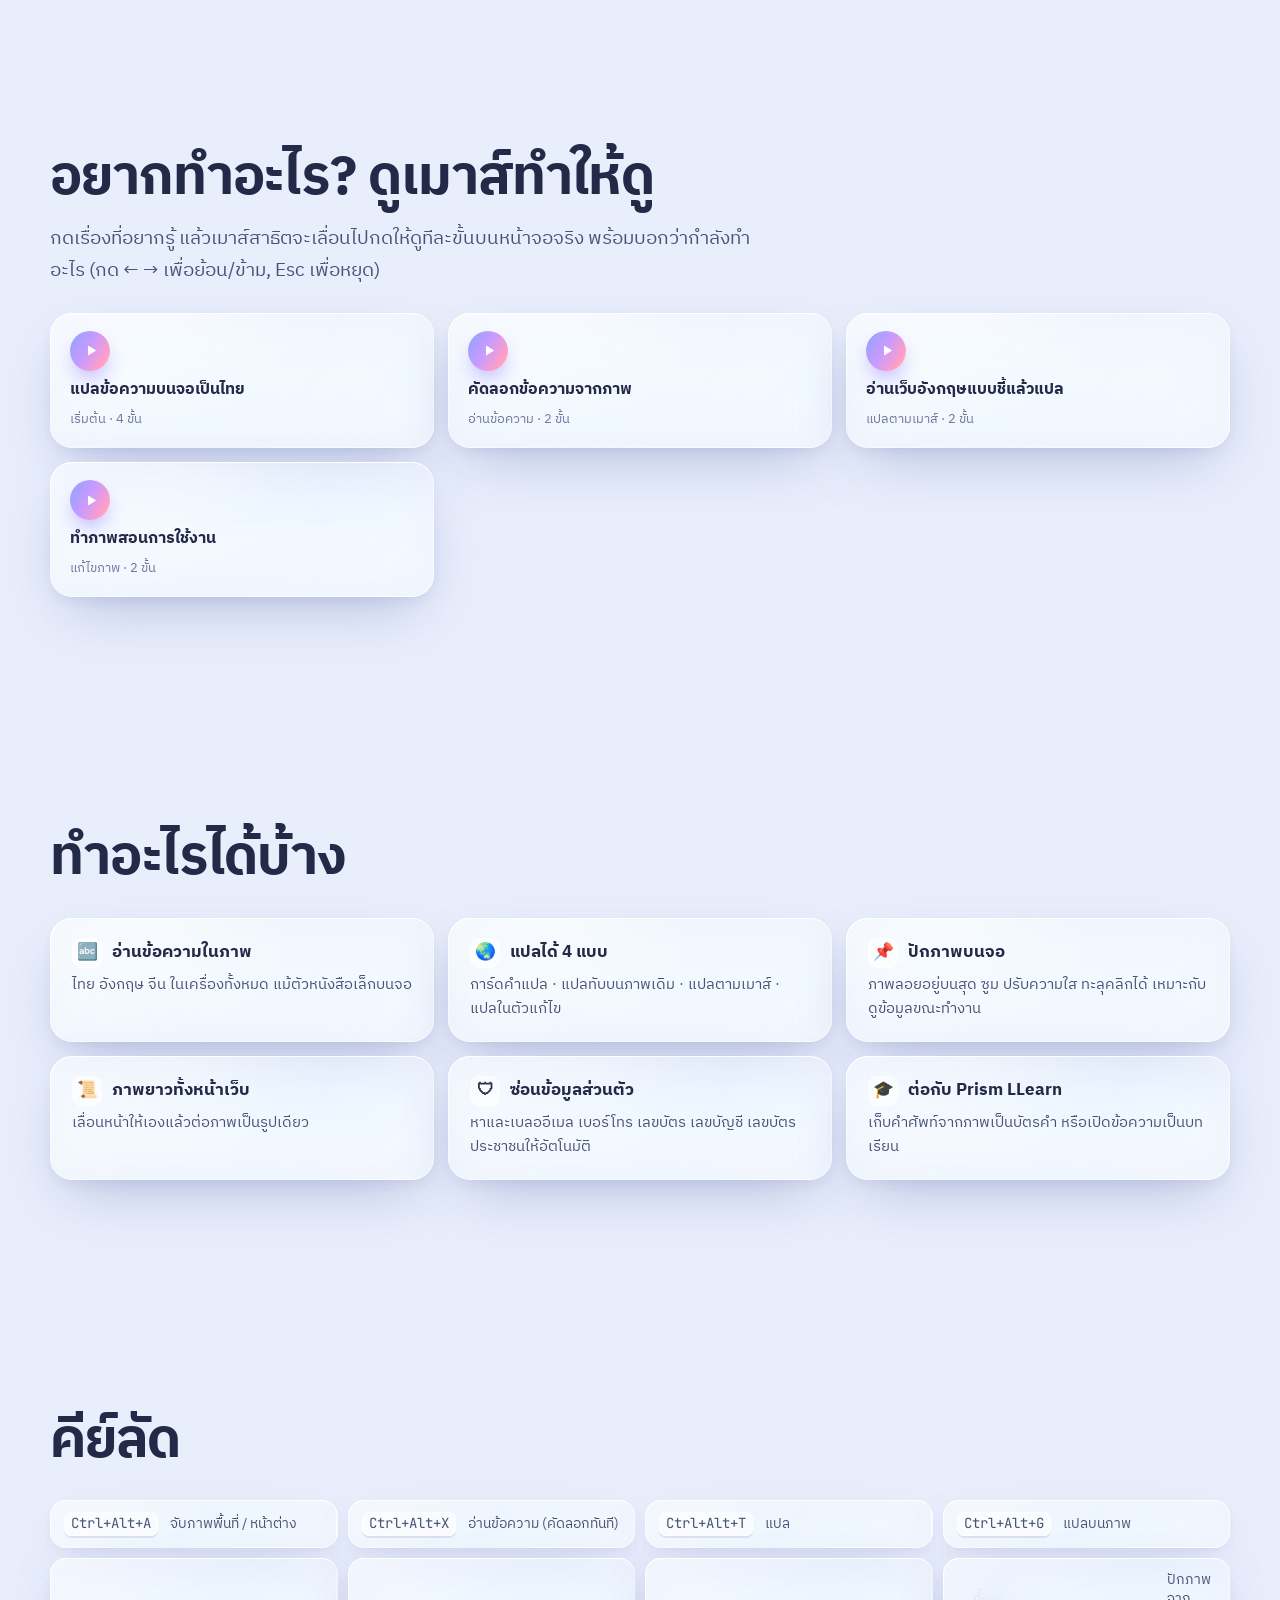
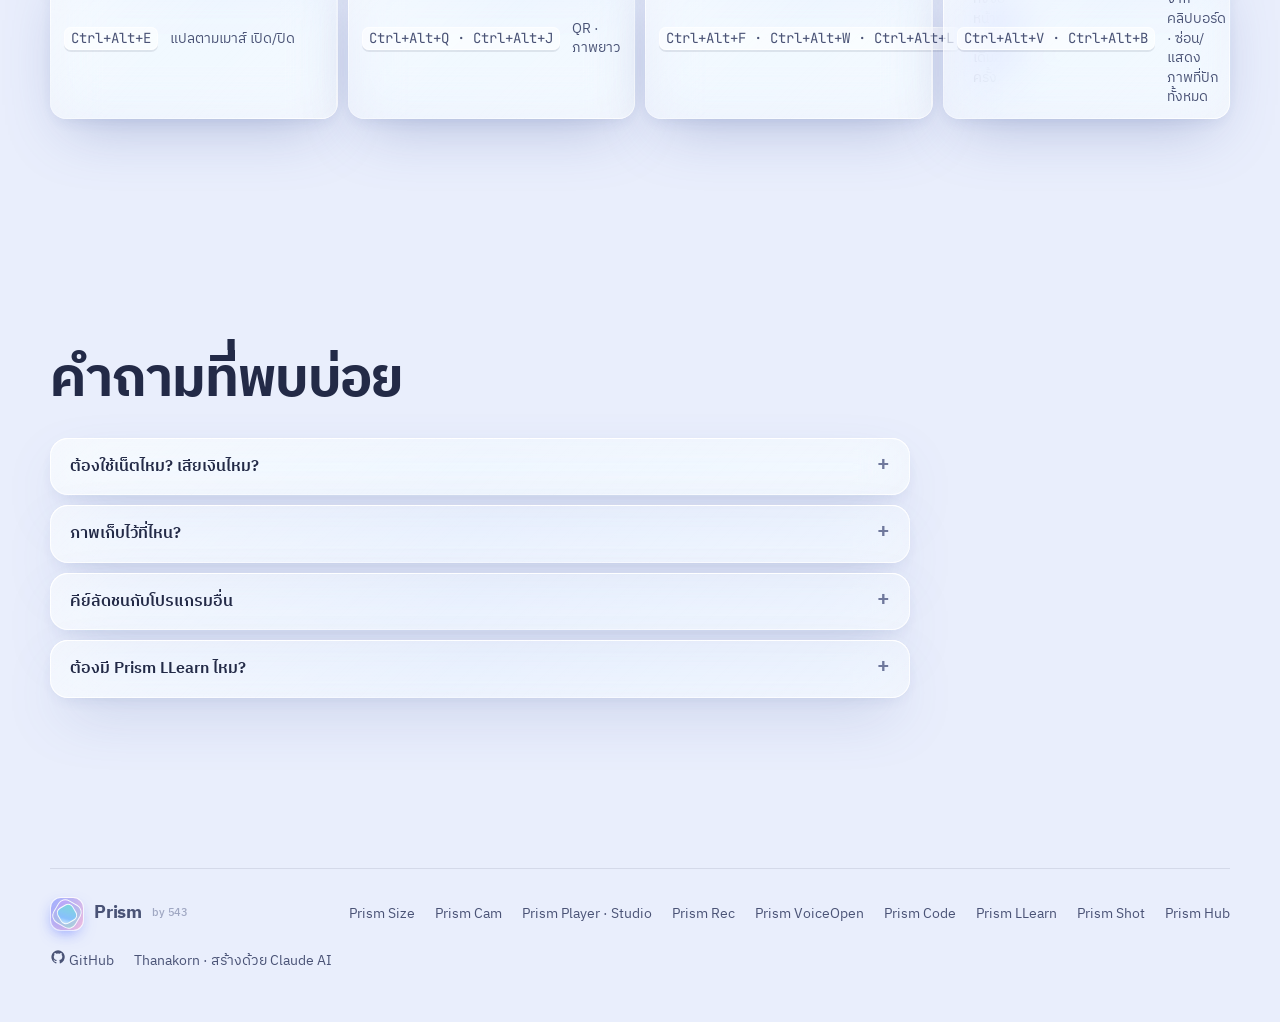
<file: shot.html>
<!doctype html>
<html lang="th" data-theme="light">
<head>
<meta charset="utf-8">
<meta name="viewport" content="width=device-width, initial-scale=1, viewport-fit=cover">
<title>Prism Shot · Prism</title>
<meta name="description" content="แคปหน้าจอ อ่านและแปลข้อความในภาพ — คู่มือแบบชี้แล้วรู้">
<link rel="icon" href="img/logos/shot.svg">
<link rel="preconnect" href="https://fonts.googleapis.com"><link rel="preconnect" href="https://fonts.gstatic.com" crossorigin>
<link href="https://fonts.googleapis.com/css2?family=IBM+Plex+Sans+Thai:wght@400;500;600;700&family=JetBrains+Mono:wght@500;700&display=swap" rel="stylesheet">
<link rel="stylesheet" href="css/site.css">
<script>try{document.documentElement.dataset.theme=localStorage.getItem('prism.theme')||(matchMedia('(prefers-color-scheme: dark)').matches?'dark':'light')}catch(e){}</script>
</head>
<body data-app="shot">
<canvas id="bg" aria-hidden="true"></canvas>
<div class="page">
  <header id="nav"></header>
  <main id="main"></main>
  <footer id="foot"></footer>
</div>
<script defer src="data/apps.js"></script>
<script defer src="data/guide/size.js"></script>
<script defer src="data/guide/cam.js"></script>
<script defer src="data/guide/media.js"></script>
<script defer src="data/guide/rec.js"></script>
<script defer src="data/guide/voiceopen.js"></script>
<script defer src="data/guide/code.js"></script>
<script defer src="data/guide/llearn.js"></script>
<script defer src="data/guide/shot.js"></script>
<script defer src="data/guide/hub.js"></script>
<script defer src="data/shots/shot.js"></script>
<script defer src="js/bg.js"></script>
<script defer src="js/core.js"></script>
<script defer src="js/guide.js"></script>
<script defer src="js/app-page.js"></script>
<script defer src="js/footer.js"></script>
</body>
</html>
</file>
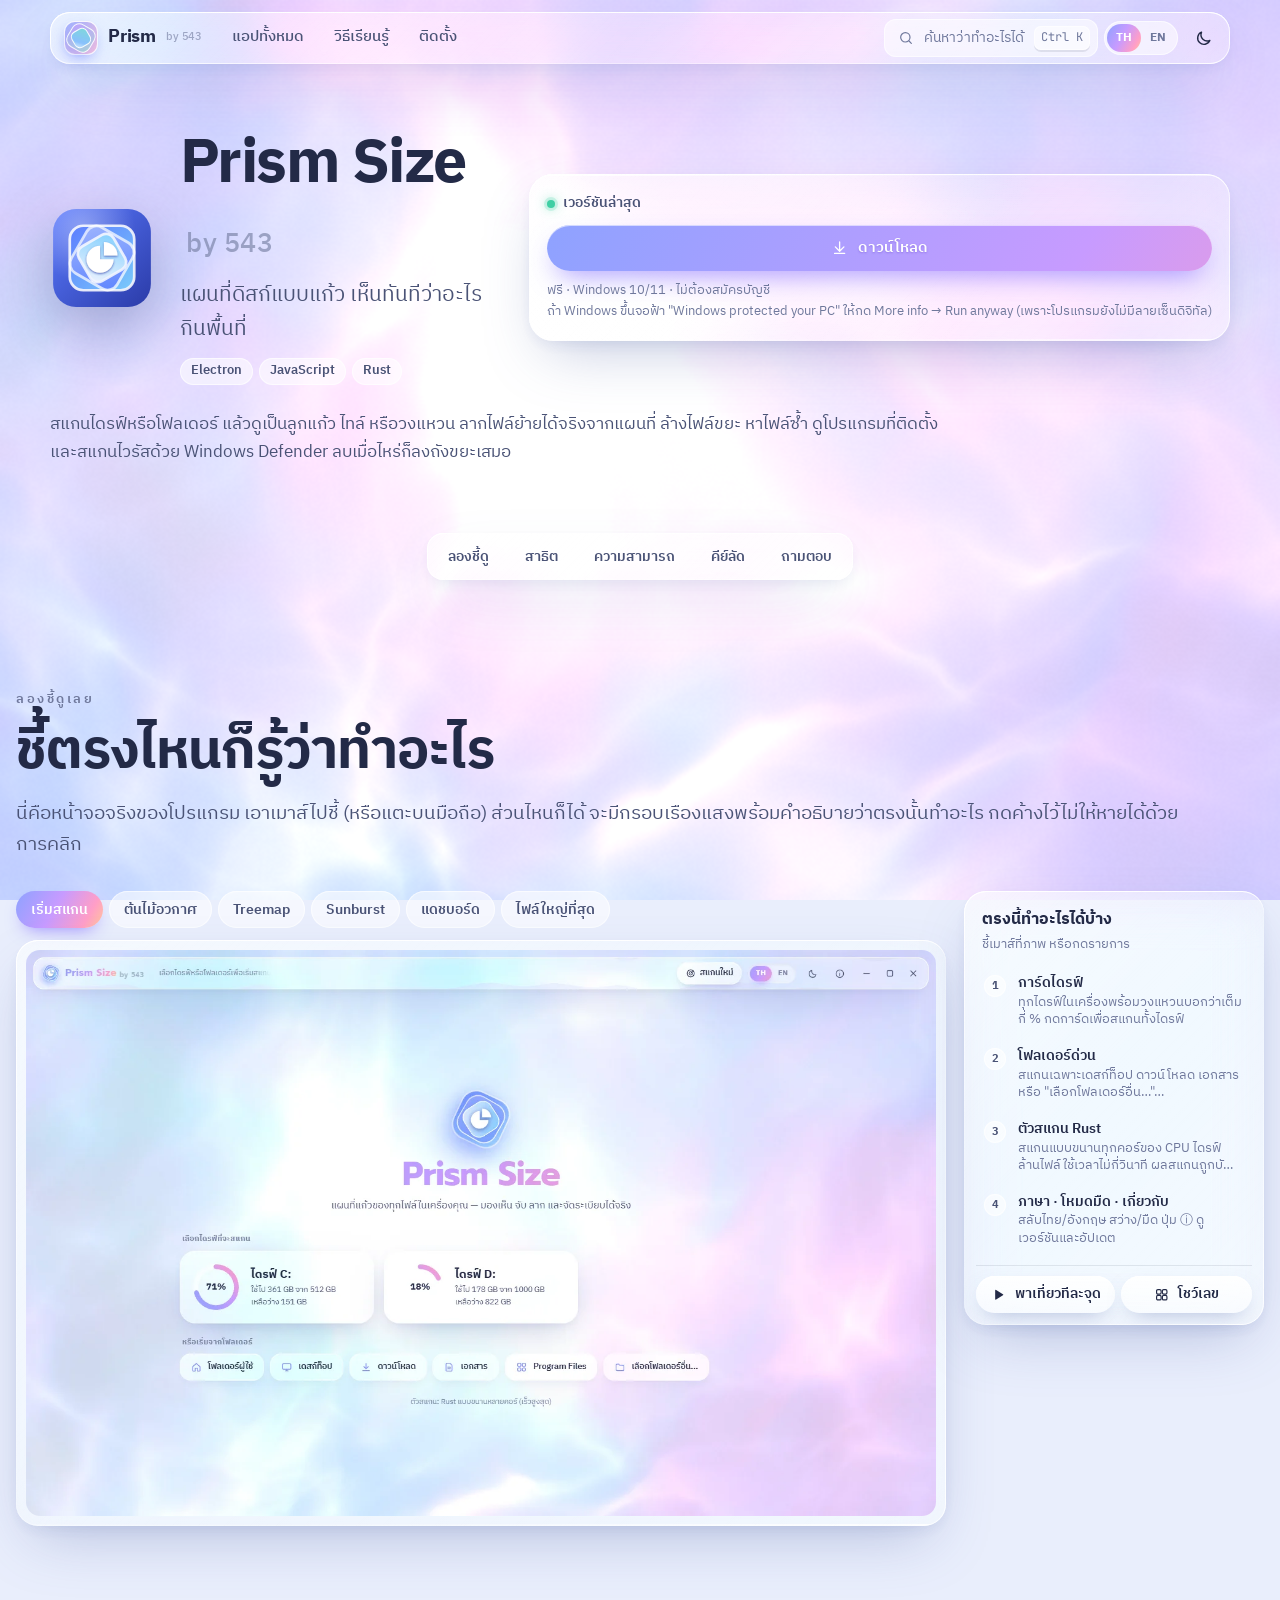
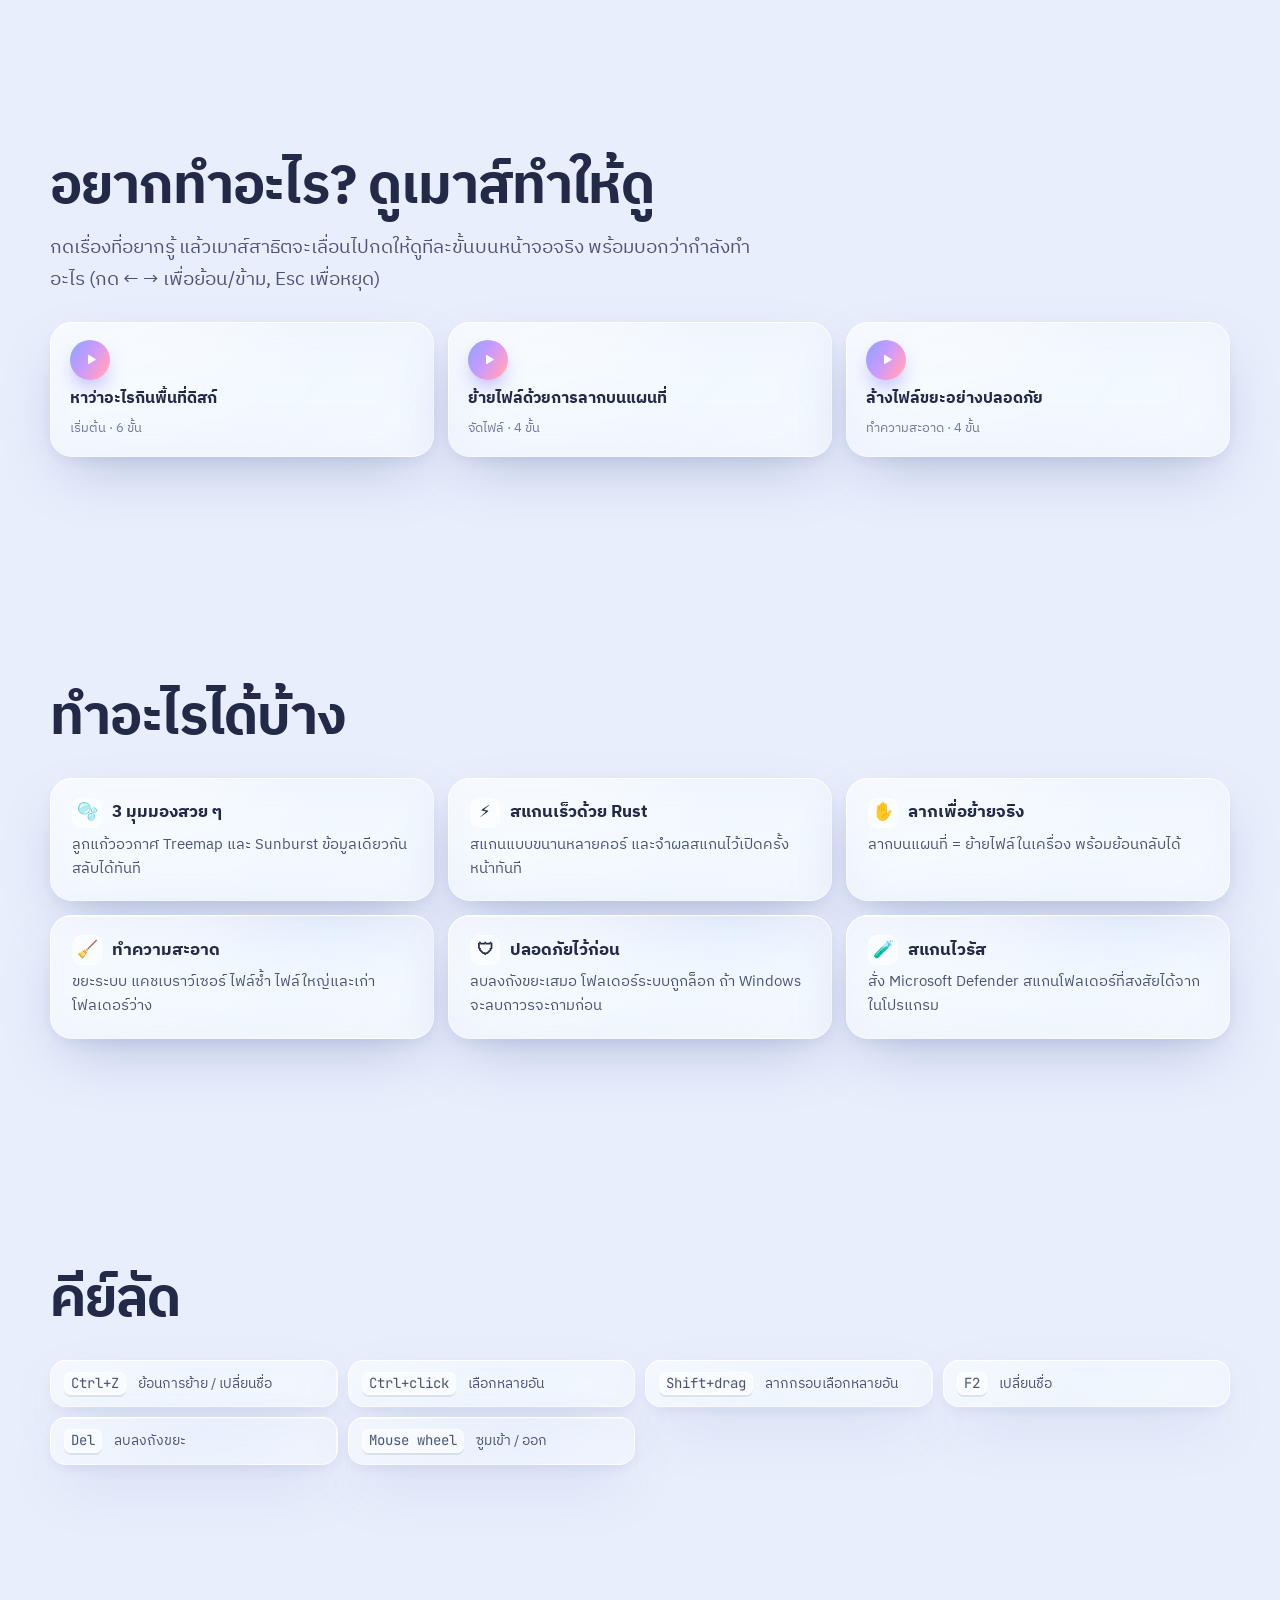
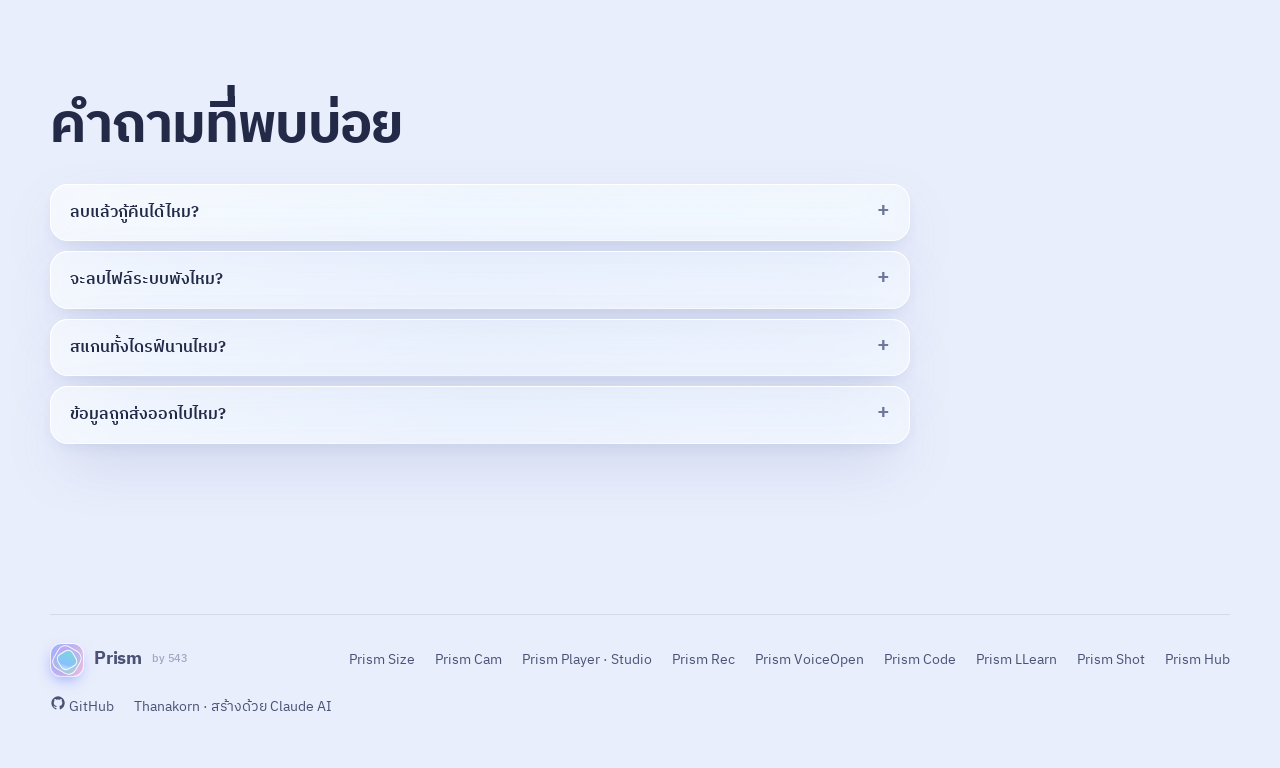
<file: size.html>
<!doctype html>
<html lang="th" data-theme="light">
<head>
<meta charset="utf-8">
<meta name="viewport" content="width=device-width, initial-scale=1, viewport-fit=cover">
<title>Prism Size · Prism</title>
<meta name="description" content="แผนที่ดิสก์แบบแก้ว — คู่มือแบบชี้แล้วรู้ + ดาวน์โหลด">
<link rel="icon" href="img/logos/size.svg">
<link rel="preconnect" href="https://fonts.googleapis.com"><link rel="preconnect" href="https://fonts.gstatic.com" crossorigin>
<link href="https://fonts.googleapis.com/css2?family=IBM+Plex+Sans+Thai:wght@400;500;600;700&family=JetBrains+Mono:wght@500;700&display=swap" rel="stylesheet">
<link rel="stylesheet" href="css/site.css">
<script>try{document.documentElement.dataset.theme=localStorage.getItem('prism.theme')||(matchMedia('(prefers-color-scheme: dark)').matches?'dark':'light')}catch(e){}</script>
</head>
<body data-app="size">
<canvas id="bg" aria-hidden="true"></canvas>
<div class="page">
  <header id="nav"></header>
  <main id="main"></main>
  <footer id="foot"></footer>
</div>
<script defer src="data/apps.js"></script>
<script defer src="data/guide/size.js"></script>
<script defer src="data/guide/cam.js"></script>
<script defer src="data/guide/media.js"></script>
<script defer src="data/guide/rec.js"></script>
<script defer src="data/guide/voiceopen.js"></script>
<script defer src="data/guide/code.js"></script>
<script defer src="data/guide/llearn.js"></script>
<script defer src="data/guide/shot.js"></script>
<script defer src="data/guide/hub.js"></script>
<script defer src="data/shots/size.js"></script>
<script defer src="js/bg.js"></script>
<script defer src="js/core.js"></script>
<script defer src="js/guide.js"></script>
<script defer src="js/app-page.js"></script>
<script defer src="js/footer.js"></script>
</body>
</html>
</file>
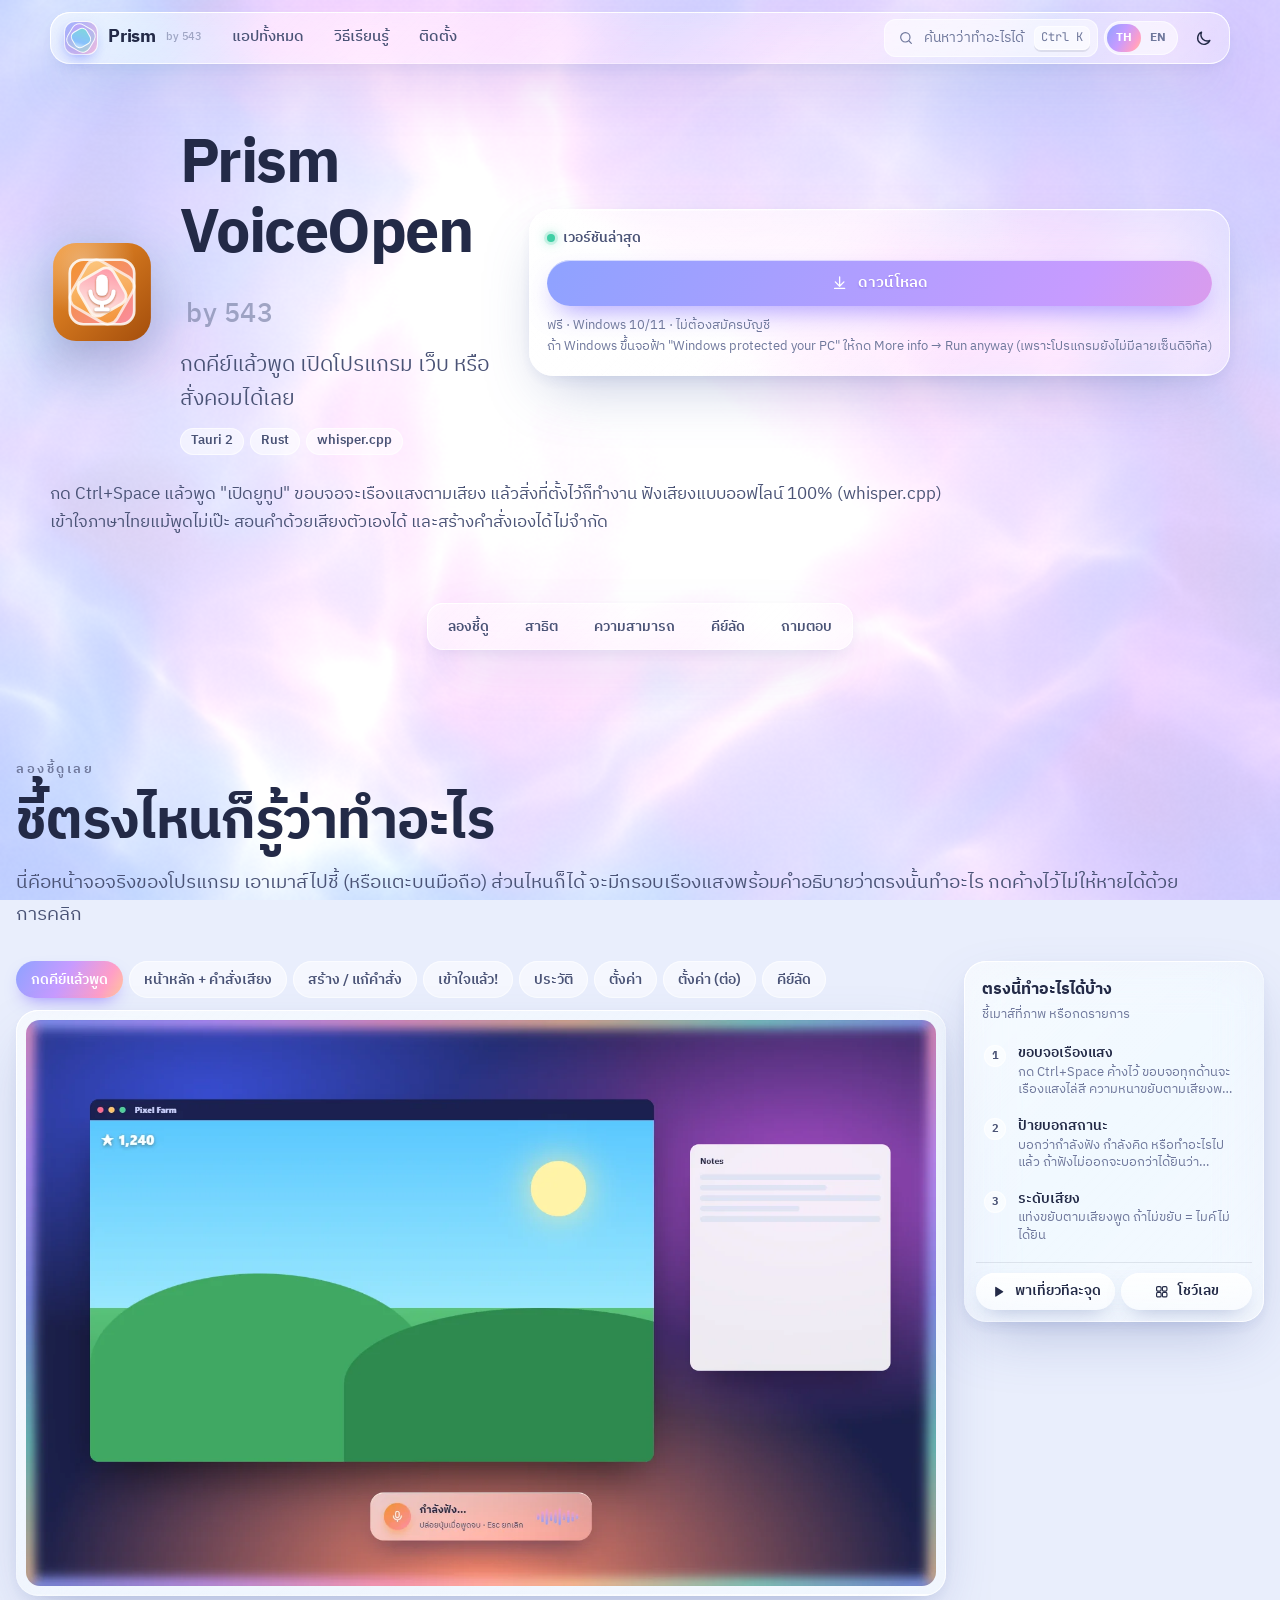
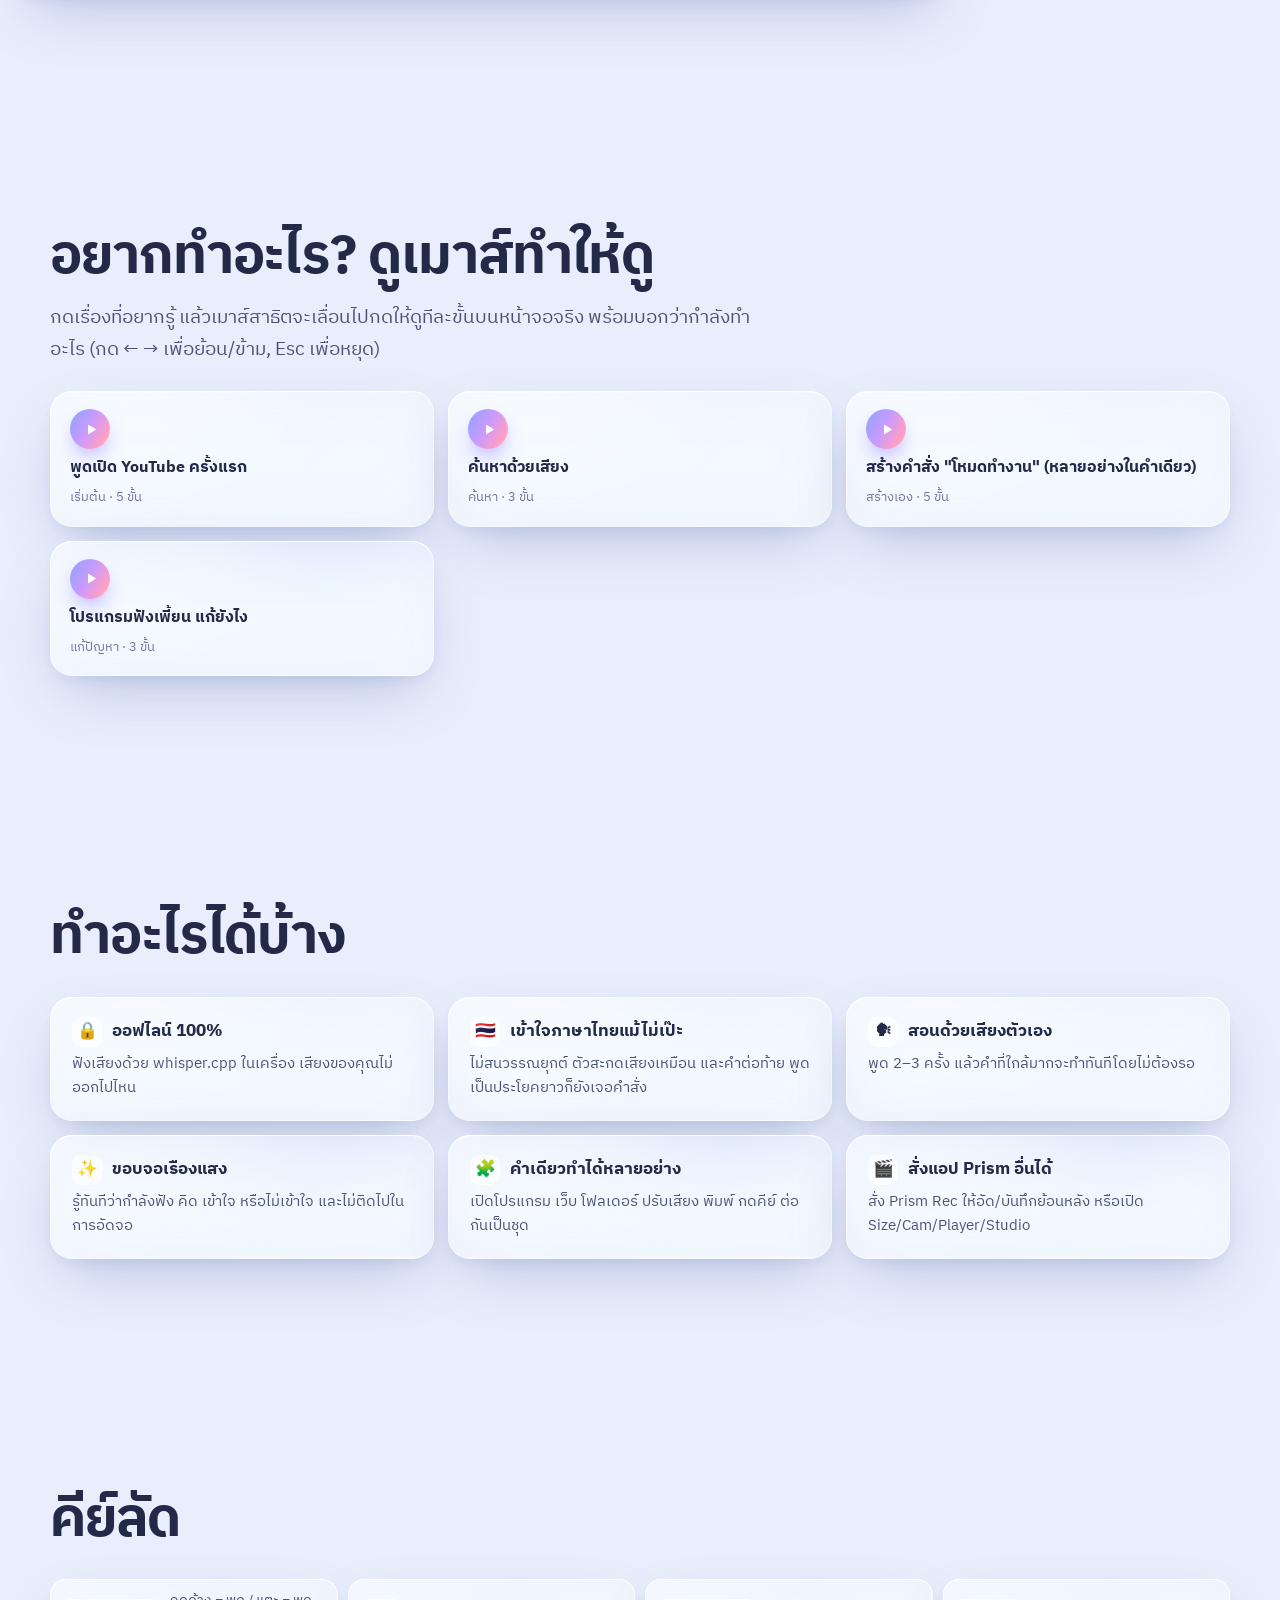
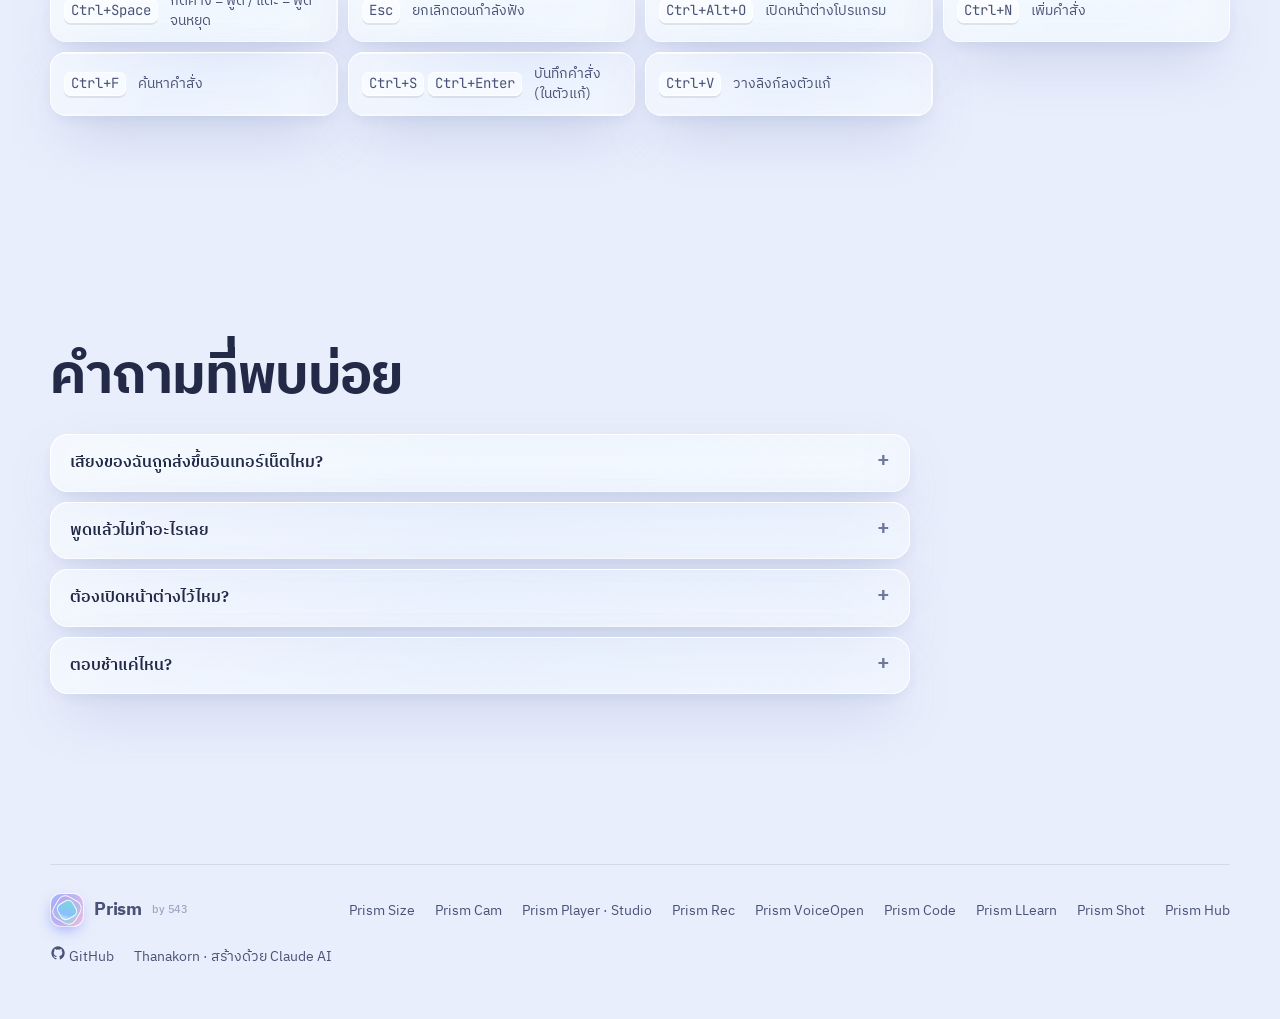
<file: voiceopen.html>
<!doctype html>
<html lang="th" data-theme="light">
<head>
<meta charset="utf-8">
<meta name="viewport" content="width=device-width, initial-scale=1, viewport-fit=cover">
<title>Prism VoiceOpen · Prism</title>
<meta name="description" content="พูดแล้วเปิดโปรแกรม — คู่มือแบบชี้แล้วรู้">
<link rel="icon" href="img/logos/voiceopen.svg">
<link rel="preconnect" href="https://fonts.googleapis.com"><link rel="preconnect" href="https://fonts.gstatic.com" crossorigin>
<link href="https://fonts.googleapis.com/css2?family=IBM+Plex+Sans+Thai:wght@400;500;600;700&family=JetBrains+Mono:wght@500;700&display=swap" rel="stylesheet">
<link rel="stylesheet" href="css/site.css">
<script>try{document.documentElement.dataset.theme=localStorage.getItem('prism.theme')||(matchMedia('(prefers-color-scheme: dark)').matches?'dark':'light')}catch(e){}</script>
</head>
<body data-app="voiceopen">
<canvas id="bg" aria-hidden="true"></canvas>
<div class="page">
  <header id="nav"></header>
  <main id="main"></main>
  <footer id="foot"></footer>
</div>
<script defer src="data/apps.js"></script>
<script defer src="data/guide/size.js"></script>
<script defer src="data/guide/cam.js"></script>
<script defer src="data/guide/media.js"></script>
<script defer src="data/guide/rec.js"></script>
<script defer src="data/guide/voiceopen.js"></script>
<script defer src="data/guide/code.js"></script>
<script defer src="data/guide/llearn.js"></script>
<script defer src="data/guide/shot.js"></script>
<script defer src="data/guide/hub.js"></script>
<script defer src="data/shots/voiceopen.js"></script>
<script defer src="js/bg.js"></script>
<script defer src="js/core.js"></script>
<script defer src="js/guide.js"></script>
<script defer src="js/app-page.js"></script>
<script defer src="js/footer.js"></script>
</body>
</html>
</file>
<file: css/site.css>
/* Prism — website. Prism Glass theme (same tokens as the apps), light + dark. */
:root {
  --ink: #232a47; --ink-2: #4a5376; --ink-3: #6f789c;
  --line: rgba(255, 255, 255, .62);
  --hair: rgba(35, 42, 71, .1);
  --glass: linear-gradient(135deg, rgba(255, 255, 255, .46), rgba(255, 255, 255, .14) 48%, rgba(255, 255, 255, .26));
  --glass-strong: linear-gradient(135deg, rgba(255, 255, 255, .86), rgba(255, 255, 255, .6) 50%, rgba(255, 255, 255, .72));
  --fill: rgba(255, 255, 255, .55);
  --shadow: 0 24px 60px -18px rgba(86, 104, 168, .38), 0 6px 18px -8px rgba(86, 104, 168, .22);
  --accent: #7c8cff; --accent-2: #ff9ec7; --accent-3: #7fe3d0;
  --grad: linear-gradient(120deg, #8ea2ff, #c79bff 45%, #ff9ec7 80%, #ffc79a);
  --grad-deep: linear-gradient(120deg, #5b6cff, #9b6bff 45%, #ff5fa2 80%, #ff9a52);
  --ok: #3fcfa4; --warn: #ffb85c;
  --ease: cubic-bezier(.22, 1, .36, 1); --spring: cubic-bezier(.34, 1.56, .64, 1);
  --font: "IBM Plex Sans Thai", "Noto Sans Thai", "Segoe UI Variable Display", "Segoe UI", system-ui, sans-serif;
  --mono: "JetBrains Mono", ui-monospace, Consolas, monospace;
  --page: 1180px;
  color-scheme: light;
}
html[data-theme="dark"] {
  --ink: #eef1ff; --ink-2: #b6bfe6; --ink-3: #8f99c6;
  --line: rgba(255, 255, 255, .16);
  --hair: rgba(255, 255, 255, .1);
  --glass: linear-gradient(135deg, rgba(120, 135, 220, .22), rgba(120, 135, 220, .07) 48%, rgba(120, 135, 220, .15));
  --glass-strong: linear-gradient(135deg, rgba(40, 46, 90, .94), rgba(28, 33, 70, .9) 50%, rgba(34, 40, 82, .92));
  --fill: rgba(255, 255, 255, .08);
  --shadow: 0 24px 60px -18px rgba(0, 0, 0, .7), 0 6px 18px -8px rgba(0, 0, 0, .5);
  --grad-deep: var(--grad);
  color-scheme: dark;
}

* { box-sizing: border-box; }
html { scroll-behavior: smooth; scroll-padding-top: 96px; overflow-x: clip; }
body {
  margin: 0; font-family: var(--font); color: var(--ink); background: #e9eefc; font-size: 15.5px; line-height: 1.65;
  -webkit-font-smoothing: antialiased; overflow-x: clip;
}
html[data-theme="dark"] body { background: #0b0f24; }
a { color: inherit; }
img { max-width: 100%; }
button { font: inherit; color: inherit; }
::selection { background: rgba(160, 140, 255, .35); }
:focus-visible { outline: 2px solid rgba(124, 140, 255, .9); outline-offset: 3px; border-radius: 8px; }

#bg { position: fixed; inset: 0; width: 100%; height: 100%; z-index: 0; display: block; }
.page { position: relative; z-index: 1; }
.wrap { width: min(var(--page), 100% - 32px); margin-inline: auto; }

/* ------------------------------------------------------------- glass */
.glass {
  position: relative; isolation: isolate;
  background: var(--glass);
  -webkit-backdrop-filter: blur(24px) saturate(170%) brightness(1.04); backdrop-filter: blur(24px) saturate(170%) brightness(1.04);
  box-shadow: var(--shadow), inset 0 1px 0 rgba(255, 255, 255, .95), inset 0 -1px 0 rgba(255, 255, 255, .28), inset 0 0 22px rgba(255, 255, 255, .12);
}
html[data-theme="dark"] .glass { box-shadow: var(--shadow), inset 0 1px 0 rgba(255, 255, 255, .2), inset 0 -1px 0 rgba(255, 255, 255, .05); }
.glass::before {
  content: ""; position: absolute; inset: 0; border-radius: inherit; padding: 1.2px; pointer-events: none;
  background: linear-gradient(135deg, #fff, rgba(255, 255, 255, .25) 30%, rgba(255, 255, 255, .08) 55%, rgba(255, 255, 255, .85));
  -webkit-mask: linear-gradient(#000 0 0) content-box, linear-gradient(#000 0 0); -webkit-mask-composite: xor;
  mask: linear-gradient(#000 0 0) content-box exclude, linear-gradient(#000 0 0);
}
html[data-theme="dark"] .glass::before { opacity: .3; }
.glass.lit::after {
  content: ""; position: absolute; inset: 0; z-index: -1; border-radius: inherit; pointer-events: none;
  background: radial-gradient(circle at var(--mx, 30%) var(--my, -20%), rgba(255, 255, 255, .7), transparent 55%);
  opacity: .55; transition: opacity .4s;
}
html[data-theme="dark"] .glass.lit::after { background: radial-gradient(circle at var(--mx, 30%) var(--my, -20%), rgba(190, 200, 255, .2), transparent 55%); }
.glass.lit:hover::after { opacity: 1; }

.grad-text { background: var(--grad-deep); -webkit-background-clip: text; background-clip: text; color: transparent; padding-block: .06em; }

/* ------------------------------------------------------------- buttons */
.btn {
  display: inline-flex; align-items: center; gap: 9px; padding: 11px 22px; border-radius: 999px; border: 0; cursor: pointer;
  font-weight: 600; font-size: 15px; text-decoration: none; white-space: nowrap;
  color: var(--ink); background: linear-gradient(180deg, rgba(255, 255, 255, .92), rgba(255, 255, 255, .5));
  box-shadow: inset 0 1px 0 #fff, 0 8px 22px -10px rgba(86, 104, 168, .55);
  transition: transform .45s var(--spring), box-shadow .3s, filter .3s;
}
.btn:hover { transform: translateY(-2px) scale(1.03); }
.btn:active { transform: scale(.97); }
html[data-theme="dark"] .btn { background: linear-gradient(180deg, rgba(255, 255, 255, .16), rgba(255, 255, 255, .06)); box-shadow: inset 0 1px 0 rgba(255, 255, 255, .25), 0 8px 22px -10px rgba(0, 0, 0, .6); }
.btn.primary {
  color: #fff; background: var(--grad); background-size: 180% 100%; animation: sheen 6s ease-in-out infinite;
  text-shadow: 0 1px 2px rgba(110, 80, 200, .45);
  box-shadow: inset 0 1px 0 rgba(255, 255, 255, .6), 0 12px 28px -10px rgba(140, 120, 255, .85);
}
.btn.primary:hover { box-shadow: inset 0 1px 0 rgba(255, 255, 255, .6), 0 18px 36px -12px rgba(140, 120, 255, .95); }
.btn.big { padding: 15px 28px; font-size: 16.5px; }
.btn.small { padding: 7px 14px; font-size: 13.5px; }
.btn[disabled] { opacity: .55; cursor: default; transform: none; }
@keyframes sheen { 50% { background-position: 100% 0; } }
.icon { width: 1.15em; height: 1.15em; flex-shrink: 0; }
.icon-btn {
  width: 38px; height: 38px; border-radius: 12px; border: 0; background: transparent; display: grid; place-items: center; cursor: pointer;
  transition: background .25s, transform .4s var(--spring);
}
.icon-btn:hover { background: var(--fill); transform: scale(1.1); }
.icon-btn svg { width: 19px; height: 19px; }

.chip { display: inline-flex; align-items: center; gap: 6px; padding: 3px 11px; border-radius: 999px; font-size: 12.5px; font-weight: 600; color: var(--ink-2); background: var(--fill); box-shadow: inset 0 0 0 1px var(--line); }
.chips { display: flex; flex-wrap: wrap; gap: 6px; }
.kbd { font-family: var(--mono); font-size: 12px; padding: 2px 7px; border-radius: 7px; background: var(--fill); box-shadow: inset 0 0 0 1px var(--line), 0 2px 0 var(--hair); white-space: nowrap; }
.dot { width: 8px; height: 8px; border-radius: 50%; flex-shrink: 0; background: var(--ok); box-shadow: 0 0 0 3px rgba(63, 207, 164, .2), 0 0 12px rgba(63, 207, 164, .8); animation: pulse 2.4s ease-in-out infinite; }
.dot.wip { background: var(--warn); box-shadow: 0 0 0 3px rgba(255, 184, 92, .2), 0 0 12px rgba(255, 184, 92, .8); }
@keyframes pulse { 50% { transform: scale(.75); opacity: .7; } }

/* ------------------------------------------------------------- logo mark */
.mark { display: inline-block; position: relative; width: 34px; height: 34px; flex-shrink: 0; animation: spin 14s linear infinite; }
.mark i { position: absolute; inset: 0; border-radius: 32%; border: 1.4px solid rgba(255, 255, 255, .9); background: linear-gradient(135deg, rgba(142, 162, 255, .8), rgba(255, 158, 199, .6)); box-shadow: 0 6px 16px -6px rgba(124, 140, 255, .8); }
.mark i:nth-child(2) { inset: 4px; transform: rotate(30deg); background: linear-gradient(135deg, rgba(199, 155, 255, .75), rgba(127, 227, 208, .6)); }
/* centre square: aqua-blue (the original Prism icon colour) */
.mark i:nth-child(3) { inset: 8px; transform: rotate(60deg); background: linear-gradient(135deg, rgba(120, 220, 214, .92), rgba(132, 192, 255, .9) 70%, rgba(220, 240, 255, .95)); }
@keyframes spin { to { transform: rotate(1turn); } }

/* ------------------------------------------------------------- nav */
.nav {
  position: fixed; z-index: 30; top: 12px; left: 50%; transform: translateX(-50%); width: min(var(--page), 100% - 24px);
  display: flex; align-items: center; gap: 6px; padding: 7px 8px 7px 14px; border-radius: 20px;
}
.brand { display: flex; align-items: center; gap: 10px; text-decoration: none; font-weight: 700; font-size: 18px; letter-spacing: -.01em; margin-right: 10px; }
.brand small { font-weight: 500; font-size: 10.5px; color: var(--ink-3); opacity: .6; transition: opacity .3s; }
.brand:hover small { opacity: 1; }
.nav-links { display: flex; gap: 2px; position: relative; }
.nav-links a { position: relative; z-index: 1; padding: 7px 14px; border-radius: 12px; text-decoration: none; font-size: 14.5px; font-weight: 500; color: var(--ink-2); transition: color .25s; }
.nav-links a:hover, .nav-links a.on { color: var(--ink); }
.nav-links .pill { position: absolute; top: 0; bottom: 0; left: 0; width: 0; border-radius: 12px; background: var(--fill); box-shadow: inset 0 1px 0 rgba(255, 255, 255, .8); opacity: 0; transition: transform .5s var(--spring), width .5s var(--spring), opacity .3s; }
.nav-fill { flex: 1; }
.search-btn {
  display: flex; align-items: center; gap: 10px; padding: 7px 8px 7px 14px; border-radius: 12px; border: 0; cursor: pointer;
  background: var(--fill); color: var(--ink-3); font-size: 14px; box-shadow: inset 0 0 0 1px var(--line); transition: background .25s, color .25s;
}
.search-btn:hover { color: var(--ink); }
.search-btn svg { width: 16px; height: 16px; }
.lang {
  position: relative; display: flex; border-radius: 999px; padding: 3px; background: var(--fill); box-shadow: inset 0 0 0 1px var(--line);
}
.lang button { position: relative; z-index: 1; border: 0; background: none; font-size: 12px; font-weight: 700; padding: 4px 9px; cursor: pointer; color: var(--ink-3); transition: color .3s; }
.lang button.on { color: #fff; }
.lang i { position: absolute; top: 3px; bottom: 3px; left: 3px; width: calc(50% - 3px); border-radius: 999px; background: var(--grad); transition: transform .5s var(--spring); }
.lang[data-lang="en"] i { transform: translateX(100%); }
.menu-btn { display: none; }

/* ------------------------------------------------------------- sections */
section { position: relative; padding: 110px 0; }
.eyebrow { font-size: 12.5px; letter-spacing: .2em; text-transform: uppercase; font-weight: 600; color: var(--ink-3); }
h1, h2, h3 { margin: 0; line-height: 1.15; font-weight: 700; }
h2.title { font-size: clamp(2rem, 4.4vw, 3.4rem); letter-spacing: -.02em; margin: 10px 0 14px; }
.lead { font-size: clamp(1.02rem, 1.6vw, 1.2rem); color: var(--ink-2); max-width: 720px; margin: 0; }
.center { text-align: center; } .center .lead { margin-inline: auto; }

/* reveal on scroll */
.js .rv { opacity: 0; transform: translateY(26px); transition: opacity .9s var(--ease), transform .9s var(--ease); transition-delay: calc(var(--i, 0) * 70ms); }
.js .rv.in { opacity: 1; transform: none; }

/* ------------------------------------------------------------- home hero */
.hero { min-height: 100vh; display: grid; align-items: center; padding: 120px 0 70px; }
.hero-grid { display: grid; grid-template-columns: 1.05fr 1fr; gap: 40px; align-items: center; }
.hero h1 { font-size: clamp(2.6rem, 6.2vw, 5.4rem); letter-spacing: -.035em; line-height: 1.02; }
.hero h1 .grad-text { display: inline-block; white-space: nowrap; }
.hero .lead { margin-top: 22px; }
.hero-cta { display: flex; flex-wrap: wrap; gap: 12px; margin-top: 32px; }
.hero-facts { display: flex; flex-wrap: wrap; gap: 22px; margin-top: 40px; color: var(--ink-2); font-size: 14px; }
.hero-facts b { display: block; font-size: 1.6rem; color: var(--ink); line-height: 1.1; font-variant-numeric: tabular-nums; }

/* orbit of app logos — flat (2D) solar system: every app has its own ring, Player + Studio circle each other.
   js/home.js builds the rings; --r = ring radius as a share of the orbit width, --p = where the planet is (for its trail). */
.orbit { position: relative; aspect-ratio: 1; width: min(600px, 100%); margin-inline: auto; --pl: 9.6%; --ring: rgba(80, 92, 190, .16); }
:root[data-theme="dark"] .orbit { --ring: rgba(255, 255, 255, .13); }
.orbit .ring {
  position: absolute; left: 50%; top: 50%; width: calc(var(--r) * 200%); aspect-ratio: 1; border-radius: 50%;
  border: 1px solid var(--ring); pointer-events: none; transition: border-color .5s, box-shadow .5s;
}
/* comet trail: a bright arc that fades out behind the planet, in the app's colour */
.orbit .ring::before {
  content: ""; position: absolute; inset: -2px; border-radius: 50%; opacity: .85; transition: opacity .5s;
  background: conic-gradient(from calc(var(--p, 0deg) - 110deg), transparent 0deg, var(--c) 110deg, transparent 110.4deg);
  -webkit-mask: radial-gradient(farthest-side, transparent calc(100% - 3px), #000 calc(100% - 2.5px));
  mask: radial-gradient(farthest-side, transparent calc(100% - 3px), #000 calc(100% - 2.5px));
}
.orbit .ring.on { border-color: color-mix(in srgb, var(--c) 55%, transparent); box-shadow: 0 0 26px -6px var(--c), inset 0 0 26px -10px var(--c); }
.orbit .ring.on::before { opacity: 1; }
.orbit .ring.dash { border-style: dashed; }
/* Player ⇄ Studio: their own little shared orbit */
.orbit .pair-ring { position: absolute; left: 50%; top: 50%; width: calc(var(--pr) * 200%); aspect-ratio: 1; border-radius: 50%; border: 1.5px dashed color-mix(in srgb, var(--c) 85%, transparent); box-shadow: 0 0 14px -4px var(--c); pointer-events: none; }
.orbit .pair-link { position: absolute; left: 50%; top: 50%; height: 2px; border-radius: 2px; transform-origin: 0 50%; pointer-events: none;
  background: linear-gradient(90deg, transparent, var(--c) 30%, #fff 50%, var(--c) 70%, transparent); opacity: .85; }
.orbit .dust { position: absolute; width: 3px; height: 3px; border-radius: 50%; background: #fff; box-shadow: 0 0 6px 1px rgba(180, 200, 255, .9); opacity: 0; animation: twinkle 4.5s ease-in-out infinite; pointer-events: none; }
:root[data-theme="light"] .orbit .dust { background: #8ea2ff; box-shadow: 0 0 6px 1px rgba(142, 162, 255, .8); }
@keyframes twinkle { 0%, 100% { opacity: 0; transform: scale(.4); } 50% { opacity: .9; transform: scale(1); } }
.orbit-sun { position: absolute; left: 50%; top: 50%; width: 18%; aspect-ratio: 1; transform: translate(-50%, -50%); z-index: 2; }
.orbit-sun .mark { display: block; width: 100%; height: 100%; animation-duration: 22s; }
.orbit-sun .mark i { border-width: 2.5px; }
.orbit-sun::after { content: ""; position: absolute; inset: -55%; z-index: -1; border-radius: 50%; background: radial-gradient(circle, rgba(140, 190, 255, .6), rgba(200, 170, 255, .25) 40%, transparent 68%); filter: blur(10px); animation: sunPulse 5s ease-in-out infinite; }
/* the "prism" halo: a slowly turning ring of split light */
.orbit-sun::before { content: ""; position: absolute; inset: -22%; z-index: -1; border-radius: 50%; animation: spin 18s linear infinite reverse;
  background: conic-gradient(#8ea2ff, #c79bff, #ff9ec7, #7fe3d0, #6cb6ff, #8ea2ff);
  -webkit-mask: radial-gradient(closest-side, transparent 78%, #000 80%, #000 86%, transparent 100%); mask: radial-gradient(closest-side, transparent 78%, #000 80%, #000 86%, transparent 100%);
  filter: blur(3px); opacity: .75; }
@keyframes sunPulse { 0%, 100% { transform: scale(1); opacity: .85; } 50% { transform: scale(1.1); opacity: 1; } }
.planet {
  position: absolute; left: 50%; top: 50%; width: var(--pl); aspect-ratio: 1; margin: calc(var(--pl) / -2) 0 0 calc(var(--pl) / -2); border-radius: 24%;
  text-decoration: none; will-change: transform; z-index: 3;
}
.planet.small { width: calc(var(--pl) * .82); margin: calc(var(--pl) * -.41) 0 0 calc(var(--pl) * -.41); }
.planet:hover { z-index: 9; }
.planet img { width: 100%; height: 100%; display: block; filter: drop-shadow(0 8px 14px rgba(40, 50, 110, .35)) drop-shadow(0 0 10px color-mix(in srgb, var(--c) 55%, transparent)); transition: transform .5s var(--spring); }
.planet:hover img { transform: scale(1.22) rotate(-6deg); }
.planet span {
  position: absolute; left: 50%; top: 104%; transform: translateX(-50%); white-space: nowrap; font-size: 12.5px; font-weight: 600;
  padding: 2px 10px; border-radius: 999px; background: var(--glass-strong); box-shadow: var(--shadow); opacity: 0; transition: opacity .3s, transform .4s var(--spring);
}
.planet:hover span { opacity: 1; transform: translateX(-50%) translateY(4px); }

/* ------------------------------------------------------------- app cards */
.apps { display: grid; grid-template-columns: repeat(3, 1fr); gap: 18px; margin-top: 46px; }
.app-card {
  display: flex; flex-direction: column; gap: 12px; padding: 24px; border-radius: 28px; text-decoration: none;
  transition: transform .6s var(--spring), box-shadow .45s var(--ease);
}
.app-card:hover { transform: translateY(-6px); box-shadow: 0 34px 70px -28px var(--c), inset 0 1px 0 rgba(255, 255, 255, .95); }
.app-card .logos { display: flex; }
.app-card .logos img { width: 58px; height: 58px; filter: drop-shadow(0 10px 16px rgba(40, 50, 110, .28)); transition: transform .6s var(--spring); }
.app-card .logos img + img { margin-left: -18px; }
.app-card:hover .logos img { transform: rotate(-8deg) scale(1.08); }
.app-card:hover .logos img + img { transform: rotate(8deg) scale(1.08) translateX(8px); }
.app-card h3 { font-size: 1.32rem; margin-top: 4px; }
.app-card h3 small, .app-hero h1 small { font-size: .45em; font-weight: 500; color: var(--ink-3); opacity: .6; margin-left: 6px; letter-spacing: .02em; }
.app-card p { margin: 0; color: var(--ink-2); font-size: 14.5px; }
.app-card .foot { margin-top: auto; padding-top: 8px; display: flex; align-items: center; gap: 9px; font-size: 13.5px; font-weight: 600; color: var(--ink-2); }
.app-card .go { margin-left: auto; display: inline-flex; align-items: center; gap: 6px; color: var(--ink); transition: gap .4s var(--spring); }
.app-card:hover .go { gap: 11px; }

/* ------------------------------------------------------------- try-it teaser */
.teaser { display: grid; grid-template-columns: .85fr 1.15fr; gap: 44px; align-items: center; }
.steps-list { list-style: none; padding: 0; margin: 26px 0 0; display: grid; gap: 14px; }
.steps-list li { display: grid; grid-template-columns: 38px 1fr; gap: 14px; align-items: start; }
.steps-list .n { width: 38px; height: 38px; border-radius: 12px; display: grid; place-items: center; font-weight: 700; color: #fff; background: var(--grad); box-shadow: 0 8px 18px -8px rgba(140, 120, 255, .9); }
.steps-list b { display: block; }
.steps-list span { color: var(--ink-2); font-size: 14.5px; }

.explorer-mini.explorer { grid-template-columns: 1fr; margin-top: 0; }
.explorer-mini .side { display: none; }
.mini-actions { display: flex; flex-wrap: wrap; gap: 10px; margin-top: 16px; }

/* ------------------------------------------------------------- install how-to */
.install { display: grid; grid-template-columns: repeat(3, 1fr); gap: 18px; margin-top: 40px; }
.install .glass { padding: 26px; border-radius: 26px; }
.install .num { font-family: var(--mono); font-size: 13px; color: var(--ink-3); }
.install h3 { font-size: 1.15rem; margin: 8px 0 8px; }
.install p { margin: 0; color: var(--ink-2); font-size: 14.5px; }
.smartscreen {
  margin-top: 18px; border-radius: 14px; overflow: hidden; font-size: 12.5px; color: #fff; background: #1f5fbf; box-shadow: 0 14px 30px -14px rgba(31, 95, 191, .8);
}
.smartscreen .ss-body { padding: 14px 16px 12px; }
.smartscreen b { display: block; font-size: 15px; margin-bottom: 6px; font-weight: 600; }
.smartscreen u { text-decoration: none; border-bottom: 1px solid rgba(255, 255, 255, .8); position: relative; }
.smartscreen .ss-foot { display: flex; justify-content: flex-end; gap: 8px; padding: 10px 14px; background: rgba(0, 0, 0, .14); }
.smartscreen .ss-foot span { padding: 4px 14px; border: 1px solid rgba(255, 255, 255, .7); }
.smartscreen .hl { position: relative; }
.smartscreen .hl::after { content: ""; position: absolute; inset: -5px -8px; border-radius: 8px; border: 2px solid #ffd36b; box-shadow: 0 0 0 4px rgba(255, 211, 107, .35); animation: ring 1.8s var(--ease) infinite; }
@keyframes ring { 0% { opacity: 0; transform: scale(1.25); } 30% { opacity: 1; transform: scale(1); } 100% { opacity: 0; transform: scale(1); } }

/* ------------------------------------------------------------- footer */
footer { padding: 60px 0 50px; color: var(--ink-2); font-size: 14px; }
footer .wrap { display: flex; flex-wrap: wrap; gap: 18px 30px; align-items: center; justify-content: space-between; border-top: 1px solid var(--hair); padding-top: 28px; }
footer a { text-decoration: none; } footer a:hover { color: var(--ink); }
footer .links { display: flex; gap: 20px; flex-wrap: wrap; }

/* ------------------------------------------------------------- app page hero */
.app-hero { padding: 130px 0 40px; }
.app-hero-grid { display: grid; grid-template-columns: auto 1fr auto; gap: 26px; align-items: center; }
.app-hero .logos { display: flex; }
.app-hero .logos img { width: 104px; height: 104px; filter: drop-shadow(0 18px 28px rgba(40, 50, 110, .32)); }
.app-hero .logos img + img { margin-left: -30px; }
.app-hero h1 { font-size: clamp(2.3rem, 5vw, 3.8rem); letter-spacing: -.025em; }
.app-hero .tag { font-size: clamp(1.05rem, 1.8vw, 1.3rem); color: var(--ink-2); margin: 8px 0 12px; }
.dl-card { padding: 18px; border-radius: 24px; min-width: 300px; display: grid; gap: 10px; }
.dl-card .ver { display: flex; align-items: center; gap: 8px; font-size: 13.5px; color: var(--ink-2); font-weight: 600; }
.dl-card .ver b { color: var(--ink); }
.dl-card .row { display: flex; gap: 8px; }
.dl-card .row .btn { flex: 1; justify-content: center; }
.dl-card .note { font-size: 12.5px; color: var(--ink-3); margin: 0; }
.app-long { margin-top: 26px; max-width: 900px; color: var(--ink-2); font-size: 1.05rem; }

/* sub nav on app pages */
.subnav { scrollbar-width: none; position: sticky; top: 82px; z-index: 20; display: flex; gap: 4px; padding: 5px; border-radius: 16px; width: max-content; max-width: 100%; overflow-x: auto; margin: 10px auto 0; }
.subnav a { padding: 7px 16px; border-radius: 12px; text-decoration: none; font-size: 14px; font-weight: 600; color: var(--ink-2); white-space: nowrap; transition: background .25s, color .25s; }
.subnav a:hover { color: var(--ink); }
.subnav a.on { background: var(--fill); color: var(--ink); box-shadow: inset 0 1px 0 rgba(255, 255, 255, .7); }

/* ------------------------------------------------------------- GUIDE: explorer */
/* the guide gets more room than the text column: the bigger the real screen, the easier to read */
body[data-app] #learn .wrap { width: min(1460px, 100% - 32px); }
body[data-app] #learn .wrap > .eyebrow, body[data-app] #learn .wrap > .title, body[data-app] #learn .wrap > .lead { max-width: var(--page); }
.explorer { display: grid; grid-template-columns: 1fr 300px; gap: 18px; margin-top: 30px; align-items: start; }
.screens { display: flex; flex-wrap: wrap; gap: 6px; margin-bottom: 12px; }
.screens button { border: 0; cursor: pointer; padding: 7px 15px; border-radius: 999px; font-size: 14px; font-weight: 600; color: var(--ink-2); background: var(--fill); box-shadow: inset 0 0 0 1px var(--line); transition: transform .4s var(--spring), color .25s, background .25s; }
.screens button:hover { color: var(--ink); transform: translateY(-1px); }
.screens button.on { color: #fff; background: var(--grad); box-shadow: 0 8px 18px -8px rgba(140, 120, 255, .9); }

.stage-wrap { position: relative; }
.stage-frame { border-radius: 22px; padding: 10px; }
.zoomer { position: absolute; inset: 0; transform-origin: 0 0; transition: transform .7s var(--ease); }
.stage {
  position: relative; border-radius: 14px; overflow: hidden; aspect-ratio: var(--ar, 1480 / 920); background: rgba(255, 255, 255, .3);
  container-type: inline-size; user-select: none; -webkit-user-select: none; touch-action: manipulation;
}
.stage img.shot { position: absolute; inset: 0; width: 100%; height: 100%; display: block; transition: opacity .55s var(--ease), filter .55s var(--ease), transform .7s var(--ease); }
.stage img.shot.out { opacity: 0; filter: blur(6px); transform: scale(1.012); }
.stage .dim { position: absolute; inset: 0; pointer-events: none; background: rgba(20, 24, 50, 0); transition: background .4s var(--ease); }

.hot {
  position: absolute; border-radius: 10px; cursor: help; outline: none;
  transition: box-shadow .35s var(--ease), background .35s var(--ease);
}
/* idle hint: soft breathing corners so people know the picture is alive */
.stage.hint .hot::before {
  content: ""; position: absolute; inset: -2px; border-radius: inherit; pointer-events: none;
  background:
    linear-gradient(var(--hc) 0 0) top left / 10px 2px no-repeat, linear-gradient(var(--hc) 0 0) top left / 2px 10px no-repeat,
    linear-gradient(var(--hc) 0 0) bottom right / 10px 2px no-repeat, linear-gradient(var(--hc) 0 0) bottom right / 2px 10px no-repeat;
  --hc: rgba(140, 120, 255, .85); opacity: .0; animation: hint 3.2s var(--ease) infinite; animation-delay: calc(var(--i) * 120ms);
}
@keyframes hint { 0%, 100% { opacity: 0; } 40%, 60% { opacity: 1; } }
.hot.on {
  z-index: 3; background: rgba(255, 255, 255, .06);
  box-shadow: 0 0 0 2px #fff, 0 0 0 4.5px rgba(140, 120, 255, .95), 0 0 30px 6px rgba(160, 130, 255, .55), 0 0 0 9999px rgba(20, 24, 50, .3);
}
html[data-theme="dark"] .hot.on { box-shadow: 0 0 0 2px rgba(255, 255, 255, .9), 0 0 0 4.5px rgba(160, 140, 255, .95), 0 0 30px 6px rgba(160, 130, 255, .6), 0 0 0 9999px rgba(0, 0, 0, .45); }
.hot.on::after {
  content: ""; position: absolute; inset: 0; border-radius: inherit; pointer-events: none;
  background: linear-gradient(115deg, transparent 35%, rgba(255, 255, 255, .45) 50%, transparent 65%) 150% 0 / 250% 100% no-repeat;
  animation: hotSweep 1.2s var(--ease) both;
}
@keyframes hotSweep { to { background-position: -60% 0; } }
.hot .num {
  position: absolute; left: -9px; top: -9px; width: 20px; height: 20px; border-radius: 50%; display: grid; place-items: center;
  font-size: 11px; font-weight: 700; color: #fff; background: var(--grad); box-shadow: 0 4px 10px -3px rgba(120, 100, 255, .9);
  opacity: 0; transform: scale(.5); transition: opacity .3s, transform .4s var(--spring);
}
.stage.numbers .hot .num, .hot.on .num { opacity: 1; transform: scale(calc(1 / var(--z, 1))); transform-origin: 0 0; }

/* the explain box */
.callout {
  position: absolute; z-index: 10; width: min(330px, 80%); padding: 16px 18px 14px; border-radius: 18px; pointer-events: none;
  background: var(--glass-strong); -webkit-backdrop-filter: blur(18px) saturate(170%); backdrop-filter: blur(18px) saturate(170%);
  box-shadow: 0 26px 60px -18px rgba(40, 40, 110, .55), inset 0 1px 0 rgba(255, 255, 255, .95);
  opacity: 0; transform: translateY(8px) scale(.97); transition: opacity .28s var(--ease), transform .45s var(--spring), left .45s var(--ease), top .45s var(--ease);
}
html[data-theme="dark"] .callout { box-shadow: 0 26px 60px -18px rgba(0, 0, 0, .8), inset 0 1px 0 rgba(255, 255, 255, .15); }
.callout.show { opacity: 1; transform: none; }
.callout .k { font-size: 11.5px; letter-spacing: .14em; text-transform: uppercase; color: var(--ink-3); font-weight: 600; display: flex; gap: 8px; align-items: center; }
.callout .k i { font-style: normal; width: 18px; height: 18px; border-radius: 50%; display: grid; place-items: center; font-size: 10.5px; color: #fff; background: var(--grad); letter-spacing: 0; }
.callout h4 { margin: 4px 0 6px; font-size: 1.08rem; line-height: 1.3; }
.callout p { margin: 0; color: var(--ink-2); font-size: 14px; line-height: 1.6; }
.callout .tip { margin-top: 9px; padding: 8px 10px; border-radius: 11px; font-size: 13px; color: var(--ink-2); background: rgba(140, 120, 255, .1); box-shadow: inset 0 0 0 1px rgba(140, 120, 255, .18); }
.callout .tip b { color: var(--ink); }
.callout .keys { display: flex; flex-wrap: wrap; gap: 5px; margin-top: 9px; }

/* side list */
.side { padding: 16px 12px 12px; border-radius: 22px; position: sticky; top: 150px; max-height: calc(100vh - 170px); display: flex; flex-direction: column; }
.side h4 { margin: 0 6px 2px; font-size: 1rem; }
.side .hint-line { margin: 0 6px 10px; font-size: 12.5px; color: var(--ink-3); }
.side .list { overflow: auto; display: grid; gap: 2px; padding-right: 2px; scrollbar-width: thin; }
.side .item { display: grid; grid-template-columns: 24px 1fr; gap: 10px; align-items: start; padding: 8px 8px; border-radius: 12px; border: 0; text-align: left; background: none; cursor: pointer; transition: background .2s, transform .35s var(--spring); }
.side .item:hover, .side .item.on { background: var(--fill); }
.side .item.on { transform: translateX(3px); box-shadow: inset 0 1px 0 rgba(255, 255, 255, .7); }
.side .item i { font-style: normal; width: 22px; height: 22px; border-radius: 50%; display: grid; place-items: center; font-size: 11px; font-weight: 700; color: var(--ink-2); background: var(--fill); box-shadow: inset 0 0 0 1px var(--line); margin-top: 1px; }
.side .item.on i { color: #fff; background: var(--grad); box-shadow: none; }
.side .item b { display: block; font-size: 14px; font-weight: 600; line-height: 1.35; }
.side .item span { display: block; font-size: 12.5px; color: var(--ink-3); line-height: 1.4; margin-top: 1px; }
.side .tools { display: flex; gap: 6px; margin-top: 10px; padding-top: 10px; border-top: 1px solid var(--hair); }
.side .tools .btn { flex: 1; justify-content: center; }

/* ------------------------------------------------------------- demos ("อยากทำอะไร?") */
.demos { display: grid; grid-template-columns: repeat(3, 1fr); gap: 14px; margin-top: 26px; }
.demo-card { display: flex; flex-direction: column; gap: 8px; padding: 18px 20px; border-radius: 22px; border: 0; text-align: left; cursor: pointer; transition: transform .5s var(--spring); }
.demo-card:hover { transform: translateY(-4px); }
.demo-card .play { width: 40px; height: 40px; border-radius: 50%; display: grid; place-items: center; color: #fff; background: var(--grad); box-shadow: 0 10px 22px -8px rgba(140, 120, 255, .95); transition: transform .5s var(--spring); }
.demo-card:hover .play { transform: scale(1.12); }
.demo-card b { font-size: 1.02rem; line-height: 1.35; }
.demo-card span { font-size: 13px; color: var(--ink-3); }
.demo-card.done .play { background: linear-gradient(120deg, #3fcfa4, #7fe3d0); }

/* ghost cursor */
.ghost { position: absolute; z-index: 12; left: 0; top: 0; width: 26px; height: 26px; pointer-events: none; opacity: 0; transition: opacity .3s; filter: drop-shadow(0 4px 6px rgba(20, 20, 60, .45)); }
.ghost.show { opacity: 1; }
.ghost svg { width: 100%; height: 100%; transform-origin: 4px 3px; transition: transform .15s; }
.ghost.press svg { transform: scale(.82); }
.ripple { position: absolute; z-index: 11; width: 46px; height: 46px; margin: -23px 0 0 -23px; border-radius: 50%; pointer-events: none; border: 2.5px solid rgba(160, 130, 255, .95); animation: ripple .7s var(--ease) forwards; }
@keyframes ripple { from { transform: scale(.2); opacity: 1; } to { transform: scale(1.6); opacity: 0; } }
.key-pop { position: absolute; z-index: 12; pointer-events: none; padding: 6px 12px; border-radius: 11px; font-family: var(--mono); font-weight: 700; font-size: 15px; background: var(--glass-strong); box-shadow: var(--shadow); animation: keypop 1.1s var(--ease) forwards; }
@keyframes keypop { 0% { opacity: 0; transform: translate(-50%, 10px) scale(.8); } 20% { opacity: 1; transform: translate(-50%, 0) scale(1); } 80% { opacity: 1; } 100% { opacity: 0; transform: translate(-50%, -8px); } }

.demo-bar {
  position: absolute; z-index: 14; left: 50%; bottom: 14px; transform: translate(-50%, 20px); width: min(640px, 94%);
  display: grid; grid-template-columns: auto 1fr auto; gap: 12px; align-items: center; padding: 10px 12px 10px 14px; border-radius: 18px;
  background: var(--glass-strong); -webkit-backdrop-filter: blur(18px); backdrop-filter: blur(18px); box-shadow: 0 20px 50px -16px rgba(30, 30, 90, .6), inset 0 1px 0 rgba(255, 255, 255, .9);
  opacity: 0; pointer-events: none; transition: opacity .35s var(--ease), transform .5s var(--spring);
}
html[data-theme="dark"] .demo-bar { box-shadow: 0 20px 50px -16px rgba(0, 0, 0, .8), inset 0 1px 0 rgba(255, 255, 255, .14); }
.demo-bar.show { opacity: 1; pointer-events: auto; transform: translate(-50%, 0); }
.demo-bar .say b { display: block; font-size: 12px; letter-spacing: .12em; text-transform: uppercase; color: var(--ink-3); }
.demo-bar .say span { display: block; font-size: 14.5px; line-height: 1.45; }
.demo-bar .ctl { display: flex; gap: 4px; }
.demo-bar .prog { grid-column: 1 / -1; height: 3px; border-radius: 3px; background: var(--hair); overflow: hidden; }
.demo-bar .prog i { display: block; height: 100%; width: 0; background: var(--grad); transition: width .5s var(--ease); }
.demo-bar .step-n { font-family: var(--mono); font-size: 12px; color: var(--ink-3); white-space: nowrap; }

/* ------------------------------------------------------------- keys + faq + features */
.keys-grid { display: grid; grid-template-columns: repeat(auto-fill, minmax(260px, 1fr)); gap: 10px; margin-top: 28px; }
.key-row { display: flex; align-items: center; gap: 12px; padding: 12px 14px; border-radius: 16px; }
.key-row .kk { display: flex; gap: 4px; flex-shrink: 0; }
.key-row span { font-size: 14px; color: var(--ink-2); line-height: 1.4; }
.faq { margin-top: 26px; display: grid; gap: 10px; max-width: 860px; }
.faq details { border-radius: 18px; padding: 0; }
.faq summary { list-style: none; cursor: pointer; padding: 16px 20px; font-weight: 600; display: flex; justify-content: space-between; gap: 14px; }
.faq summary::-webkit-details-marker { display: none; }
.faq summary::after { content: "+"; font-size: 1.3rem; line-height: 1; color: var(--ink-3); transition: transform .4s var(--spring); }
.faq details[open] summary::after { transform: rotate(45deg); }
.faq details p { margin: 0; padding: 0 20px 18px; color: var(--ink-2); }
.feat-grid { display: grid; grid-template-columns: repeat(auto-fill, minmax(300px, 1fr)); gap: 14px; margin-top: 28px; }
.feat { padding: 20px 22px; border-radius: 22px; }
.feat h3 { font-size: 1.05rem; margin-bottom: 6px; display: flex; align-items: center; gap: 10px; }
.feat h3 i { font-style: normal; width: 30px; height: 30px; border-radius: 10px; display: grid; place-items: center; background: var(--fill); box-shadow: inset 0 0 0 1px var(--line); }
.feat p { margin: 0; color: var(--ink-2); font-size: 14.5px; }

/* ------------------------------------------------------------- Ctrl+K palette */
.palette-wrap { position: fixed; inset: 0; z-index: 100; display: none; place-items: start center; padding: 12vh 16px 16px; background: rgba(210, 220, 245, .35); -webkit-backdrop-filter: blur(10px); backdrop-filter: blur(10px); }
html[data-theme="dark"] .palette-wrap { background: rgba(5, 8, 25, .55); }
.palette-wrap.show { display: grid; animation: fadeIn .2s; }
@keyframes fadeIn { from { opacity: 0; } }
.palette { width: min(680px, 100%); border-radius: 24px; padding: 10px; background: var(--glass-strong); box-shadow: 0 40px 90px -20px rgba(30, 30, 90, .55), inset 0 1px 0 rgba(255, 255, 255, .9); animation: pop .45s var(--spring); }
html[data-theme="dark"] .palette { box-shadow: 0 40px 90px -20px rgba(0, 0, 0, .85), inset 0 1px 0 rgba(255, 255, 255, .12); }
@keyframes pop { from { transform: translateY(14px) scale(.96); opacity: 0; } }
.palette .in { display: flex; align-items: center; gap: 10px; padding: 6px 10px 10px; border-bottom: 1px solid var(--hair); }
.palette .in svg { width: 20px; height: 20px; color: var(--ink-3); }
.palette input { flex: 1; border: 0; outline: 0; background: none; font: inherit; font-size: 17px; color: var(--ink); padding: 8px 0; }
.palette input::placeholder { color: var(--ink-3); }
.palette .res { max-height: 52vh; overflow: auto; padding: 8px 2px 2px; display: grid; gap: 2px; }
.palette .r { display: grid; grid-template-columns: 34px 1fr auto; gap: 12px; align-items: center; padding: 9px 10px; border-radius: 14px; cursor: pointer; text-decoration: none; }
.palette .r img { width: 32px; height: 32px; }
.palette .r b { display: block; font-size: 14.5px; font-weight: 600; }
.palette .r span { display: block; font-size: 12.5px; color: var(--ink-3); line-height: 1.4; }
.palette .r small { font-size: 11.5px; color: var(--ink-3); font-weight: 600; padding: 2px 8px; border-radius: 999px; background: var(--fill); }
.palette .r.sel { background: rgba(140, 120, 255, .14); box-shadow: inset 0 0 0 1px rgba(140, 120, 255, .25); }
.palette mark { background: none; color: inherit; box-shadow: inset 0 -.45em rgba(255, 158, 199, .45); }
.palette .empty { padding: 26px; text-align: center; color: var(--ink-3); }
.palette .foot { display: flex; gap: 14px; padding: 8px 12px 2px; font-size: 12px; color: var(--ink-3); border-top: 1px solid var(--hair); margin-top: 6px; }

/* toast */
.toast { position: fixed; z-index: 120; left: 50%; bottom: 24px; transform: translate(-50%, 160%); display: flex; gap: 10px; align-items: center; padding: 10px 18px; border-radius: 999px; font-size: 14px; font-weight: 600; background: var(--glass-strong); box-shadow: var(--shadow); transition: transform .55s var(--spring); }
.toast.show { transform: translate(-50%, 0); }

/* ------------------------------------------------------------- responsive */
@media (max-width: 1020px) {
  .hero-grid, .teaser { grid-template-columns: 1fr; }
  .orbit { width: min(460px, 94%); order: -1; --pl: 10%; }
  .apps, .demos { grid-template-columns: repeat(2, 1fr); }
  .install { grid-template-columns: 1fr; }
  .explorer { grid-template-columns: 1fr; }
  .side { position: static; max-height: none; }
  .side .list { grid-template-columns: repeat(auto-fill, minmax(220px, 1fr)); }
  .app-hero-grid { grid-template-columns: auto 1fr; }
  .dl-card { grid-column: 1 / -1; }
}
@media (max-width: 760px), (hover: none) and (pointer: coarse) {
  /* phones: no blur over the moving background (it is what makes phones stutter) */
  .glass, .callout, .demo-bar, .palette-wrap { -webkit-backdrop-filter: none !important; backdrop-filter: none !important; }
  .glass { background: rgba(255, 255, 255, .78); }
  html[data-theme="dark"] .glass { background: rgba(24, 29, 64, .9); }
}
@media (max-width: 760px) {
  body { font-size: 15px; }
  section { padding: 80px 0; }
  .nav { padding: 6px 6px 6px 12px; gap: 4px; }
  .nav-links, .search-btn .lbl, .search-btn .kbd { display: none; }
  .apps, .demos { grid-template-columns: 1fr; }
  .hero { padding-top: 100px; }
  .app-hero-grid { grid-template-columns: 1fr; text-align: left; }
  .app-hero .logos img { width: 76px; height: 76px; }
  .dl-card { min-width: 0; }
  .subnav { top: 70px; }
  /* phones: the explain box sits under the picture (the picture glides-zooms onto the spot instead) */
  .callout { position: relative; left: 0 !important; top: 0 !important; width: auto; margin-top: 10px; display: none; pointer-events: auto; }
  .callout.show { display: block; }
  .demo-bar { grid-template-columns: 1fr auto; }
  .demo-bar .step-n { display: none; }
}
@media (prefers-reduced-motion: reduce) {
  *, *::before, *::after { animation-duration: .01ms !important; animation-iteration-count: 1 !important; transition-duration: .01ms !important; scroll-behavior: auto !important; }
  .js .rv { opacity: 1; transform: none; }
}
</file>
